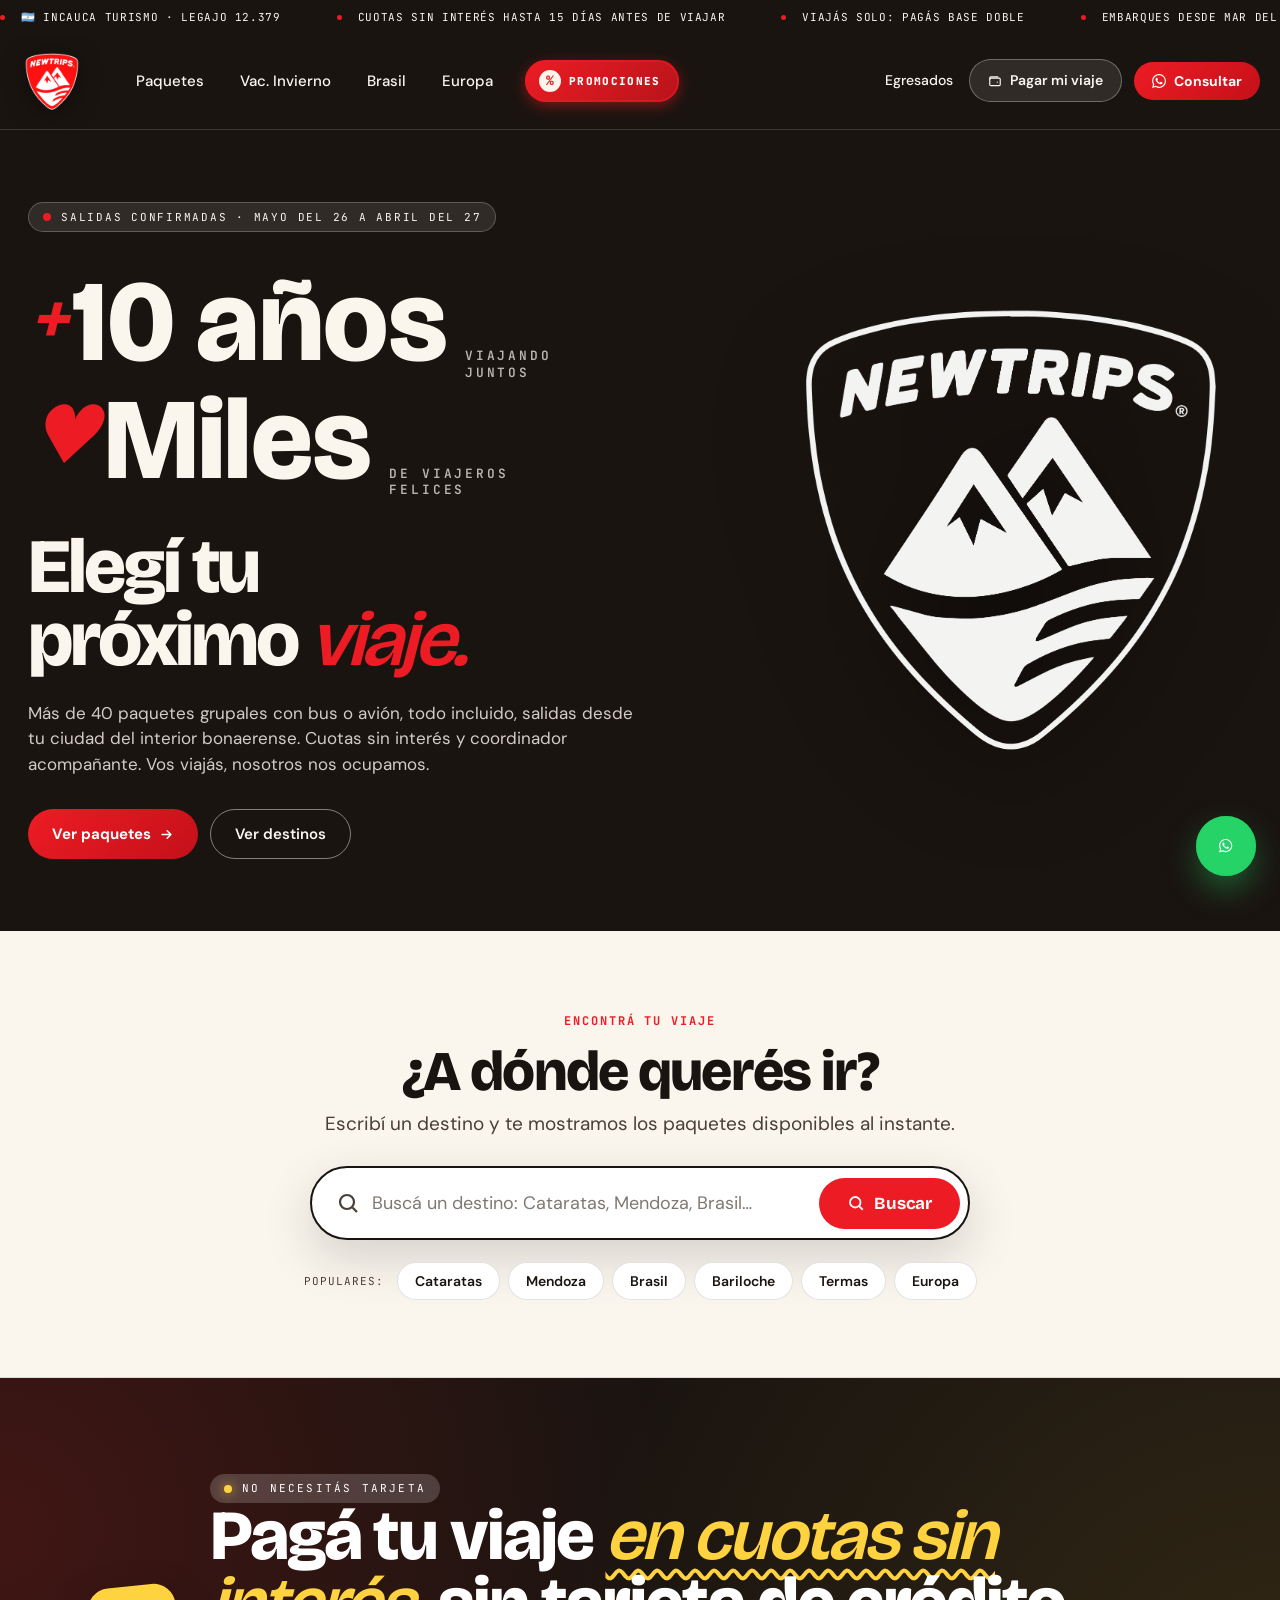
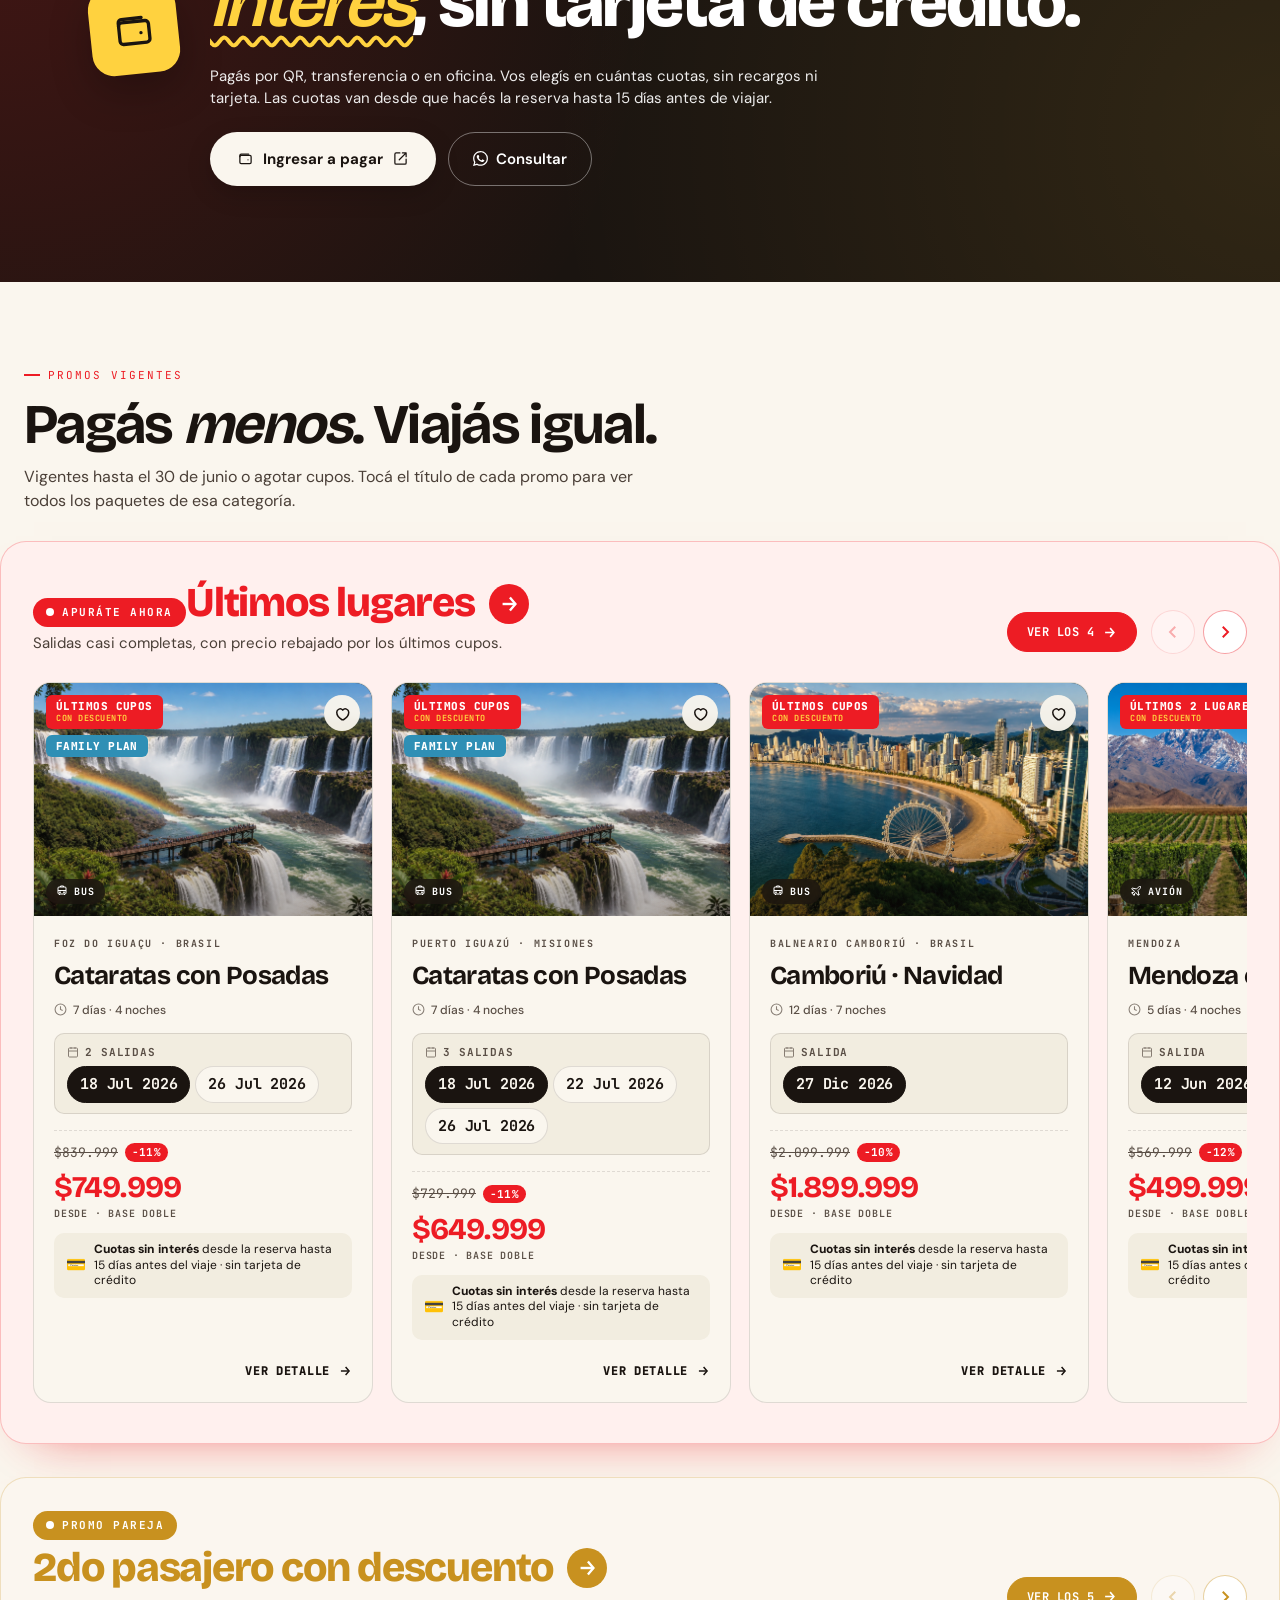
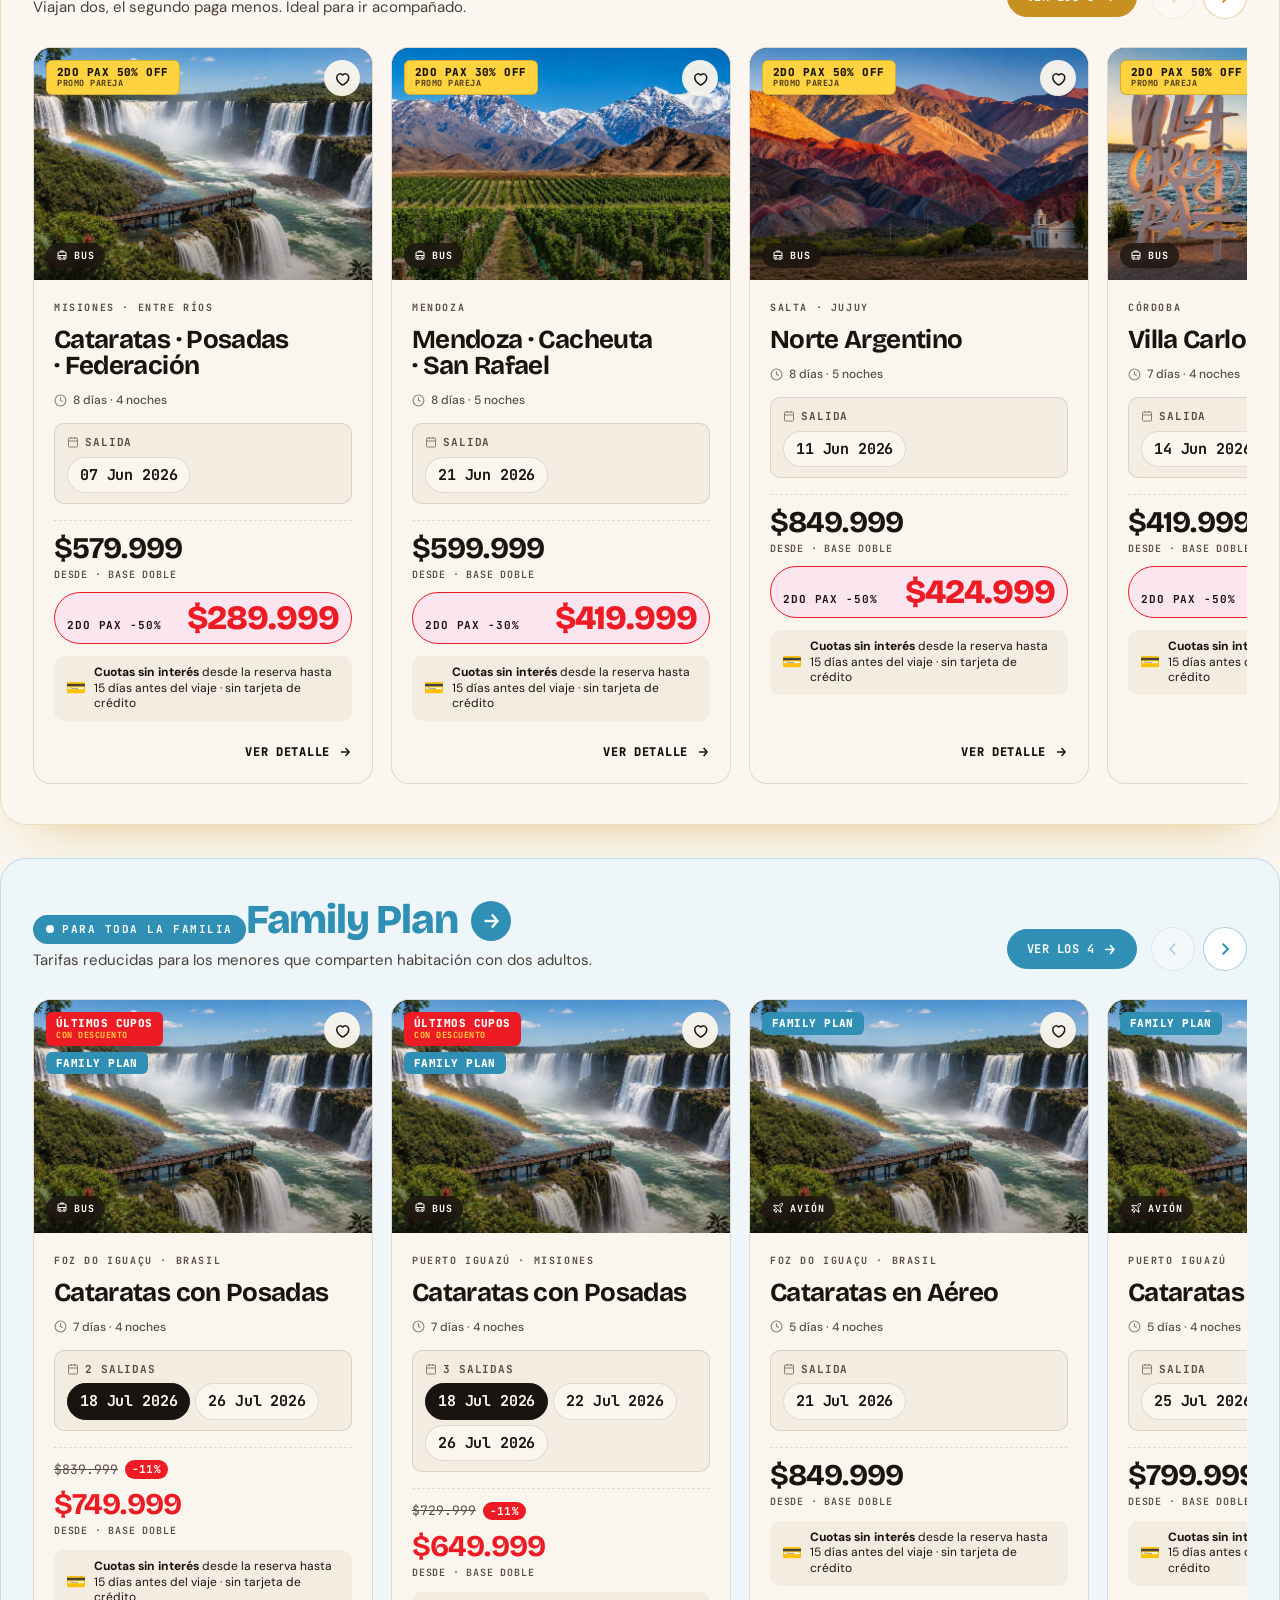
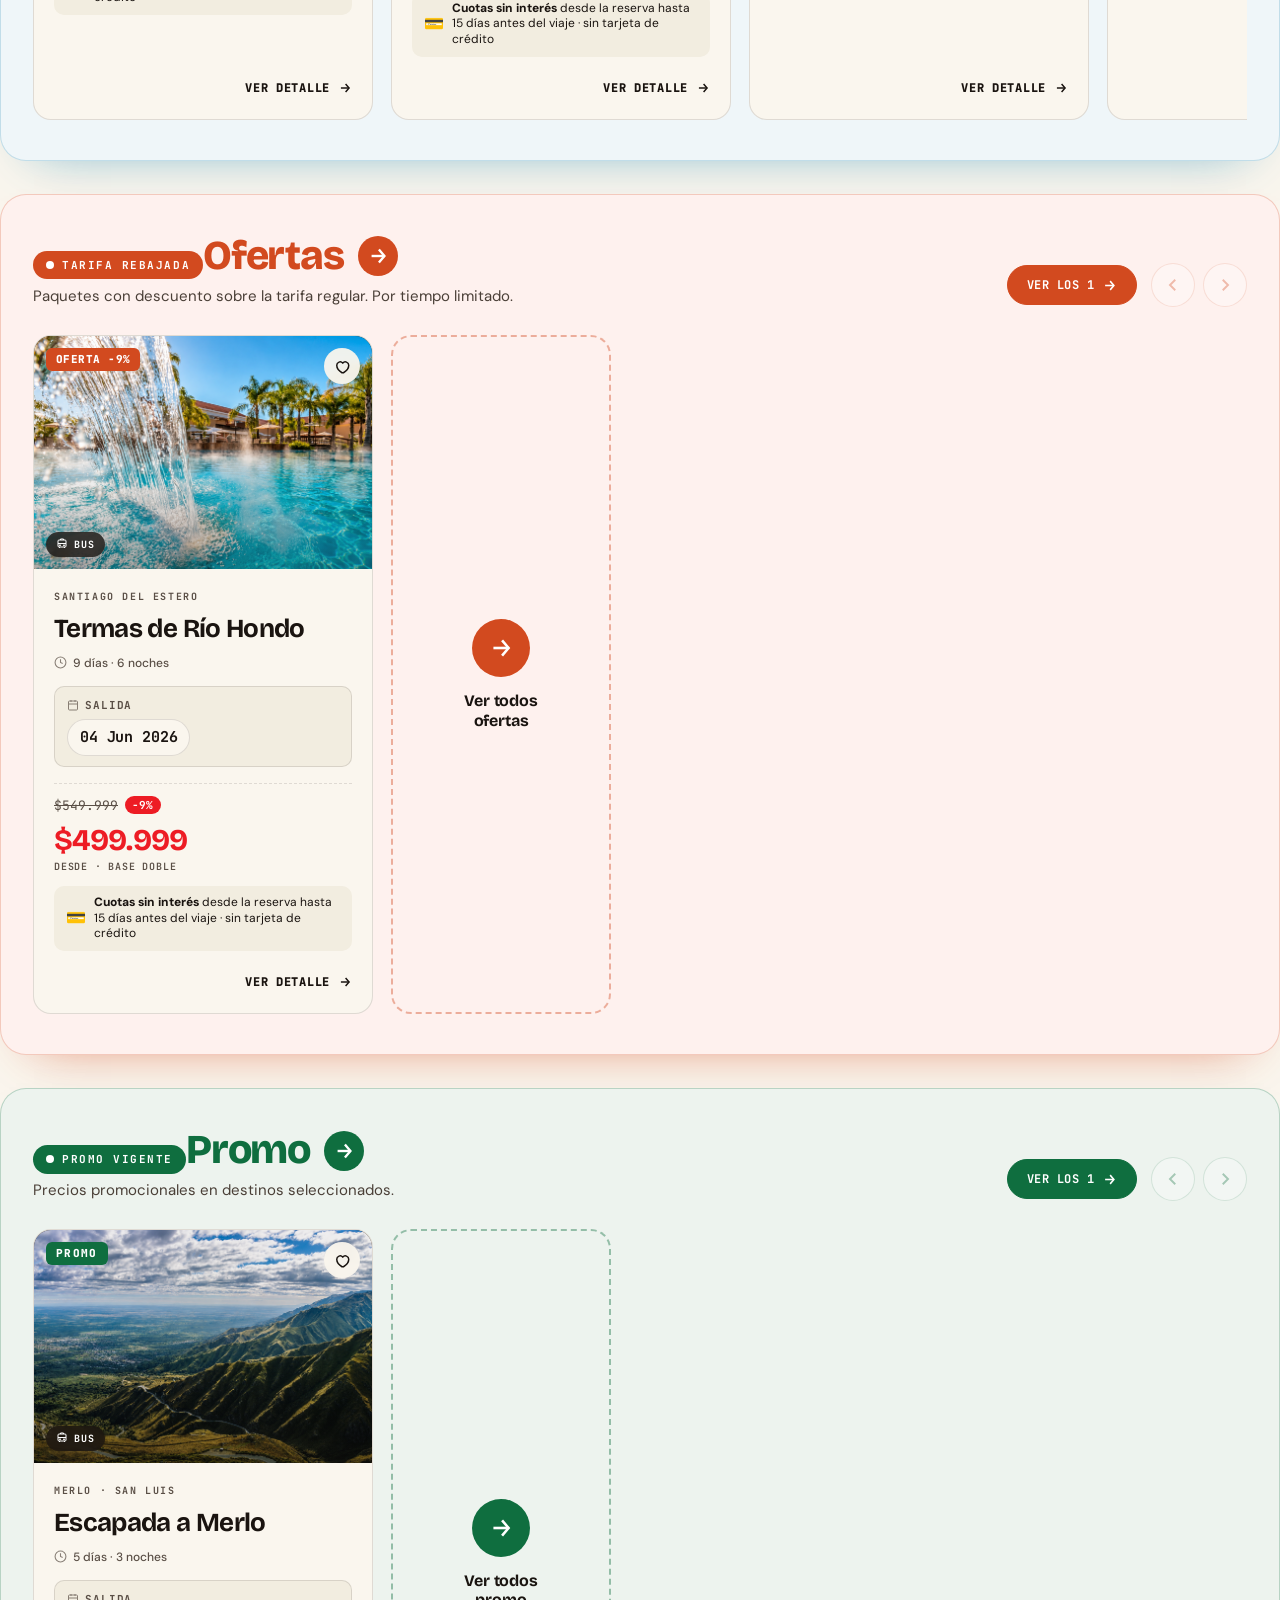
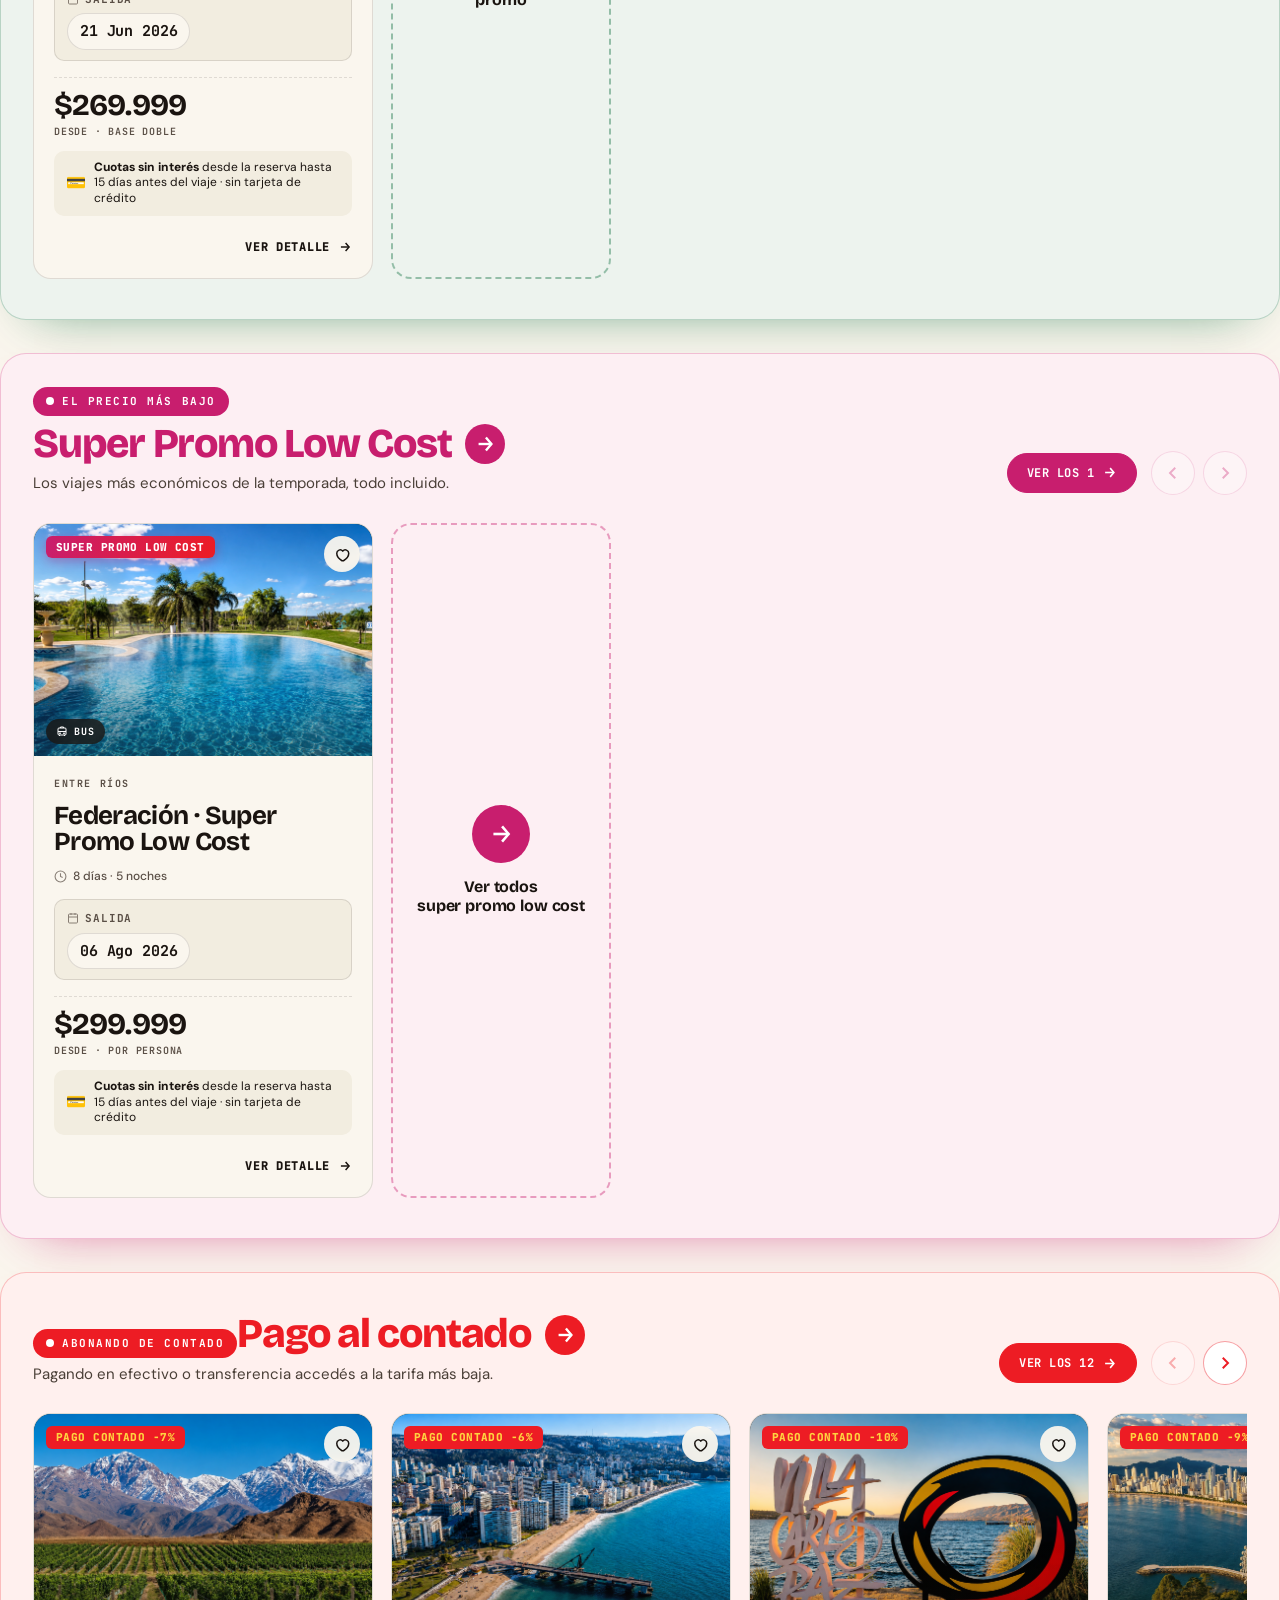
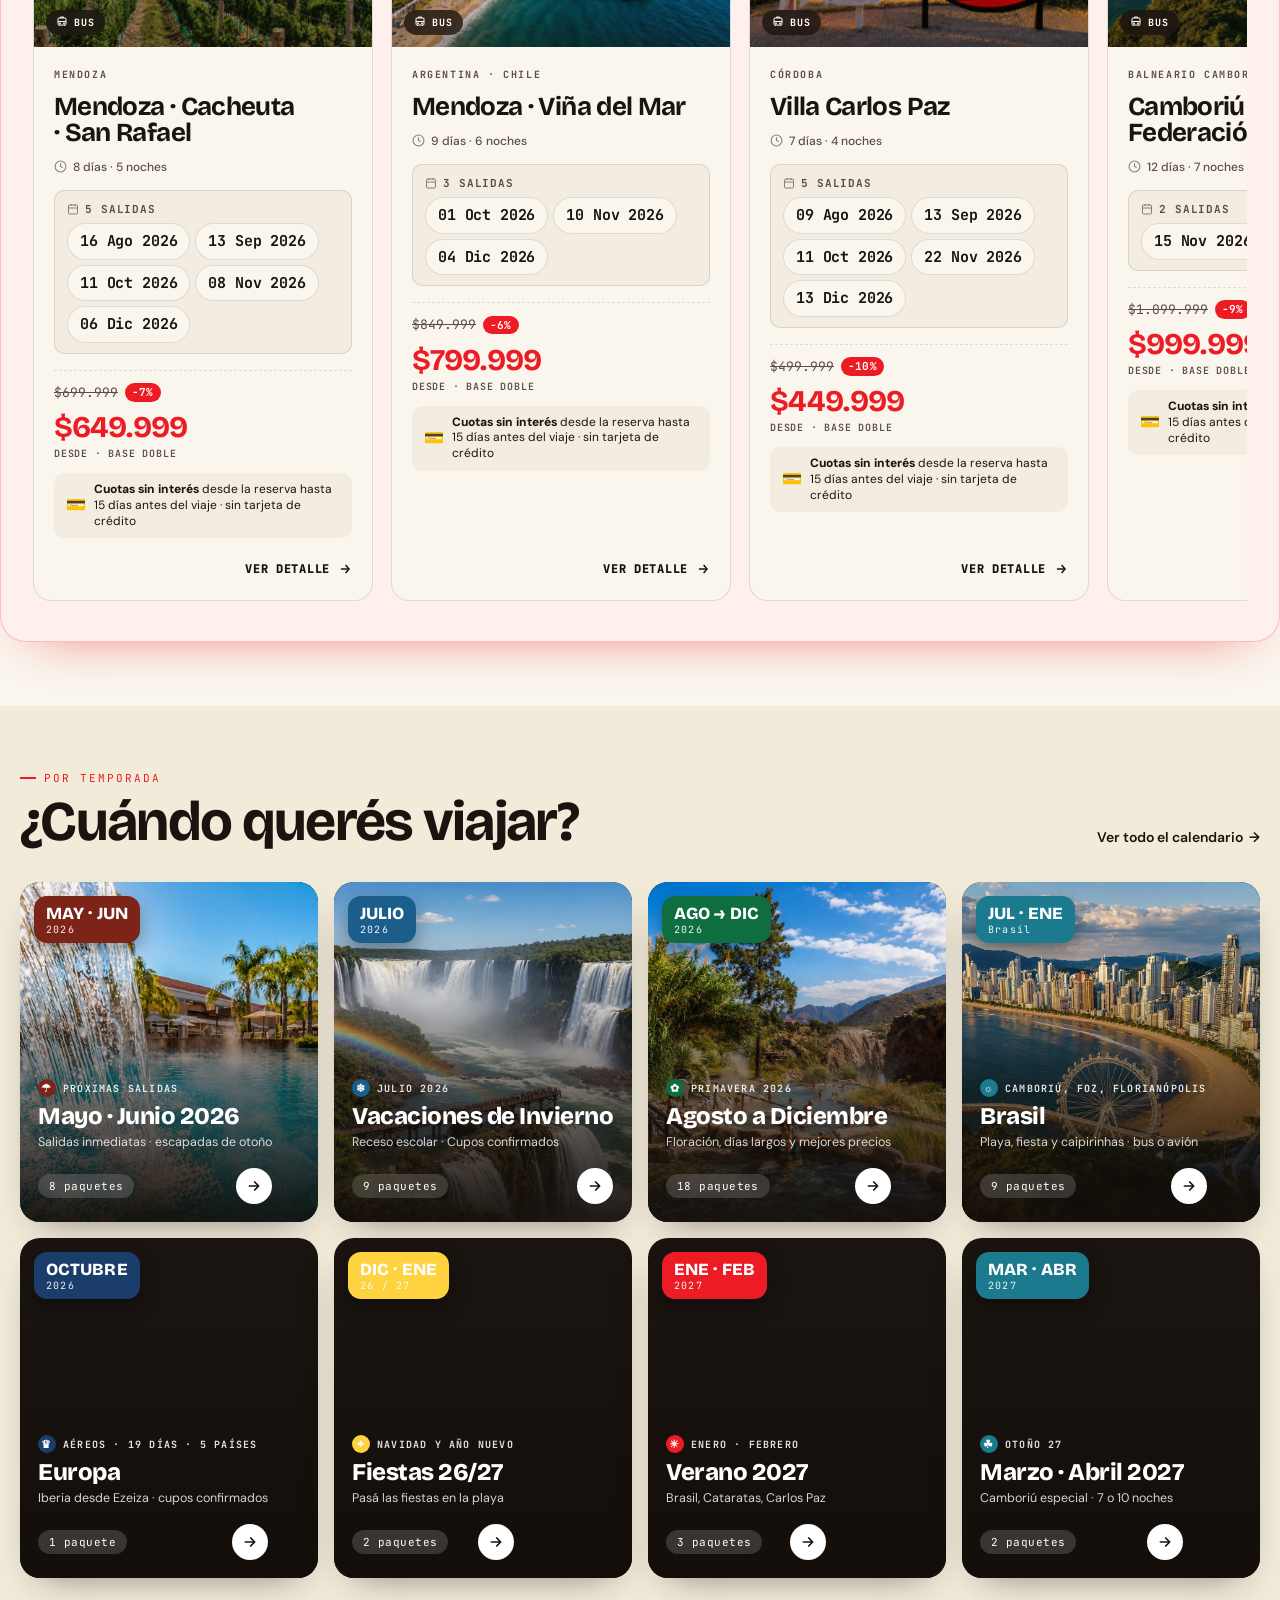
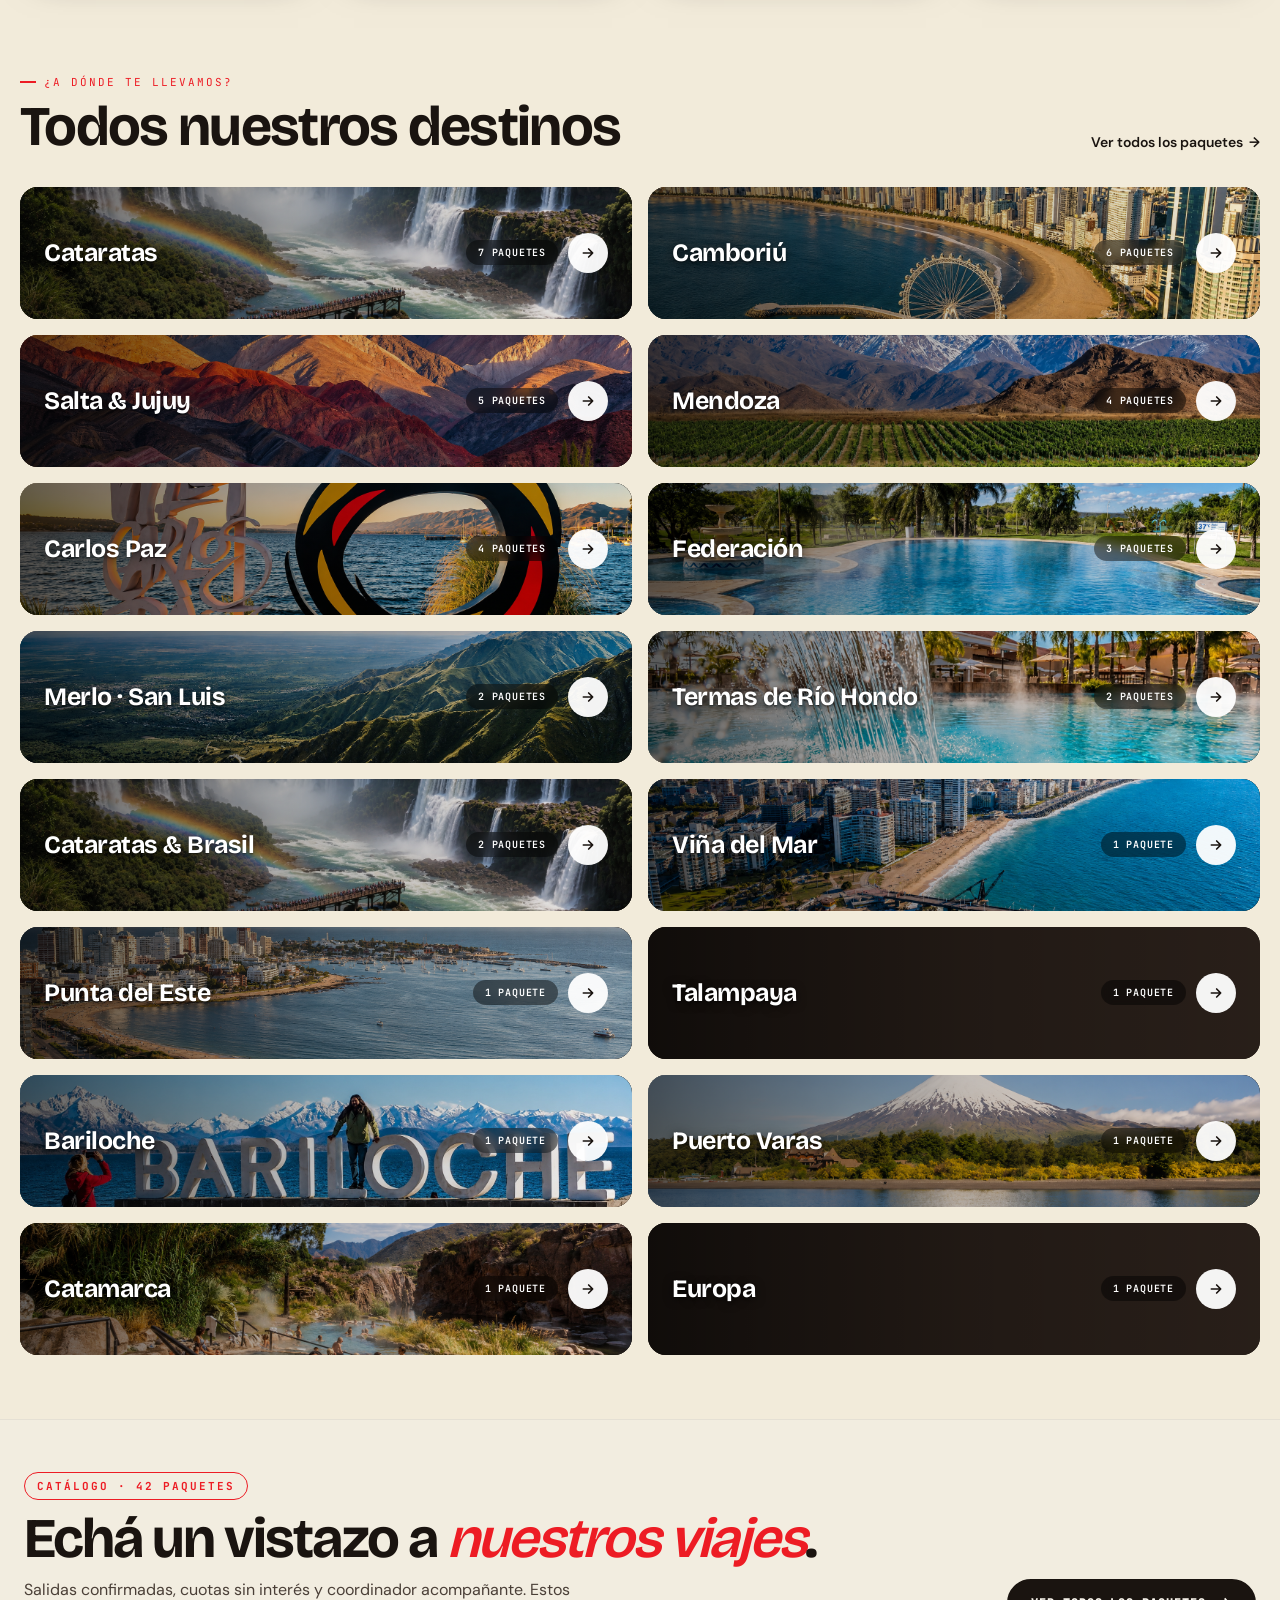
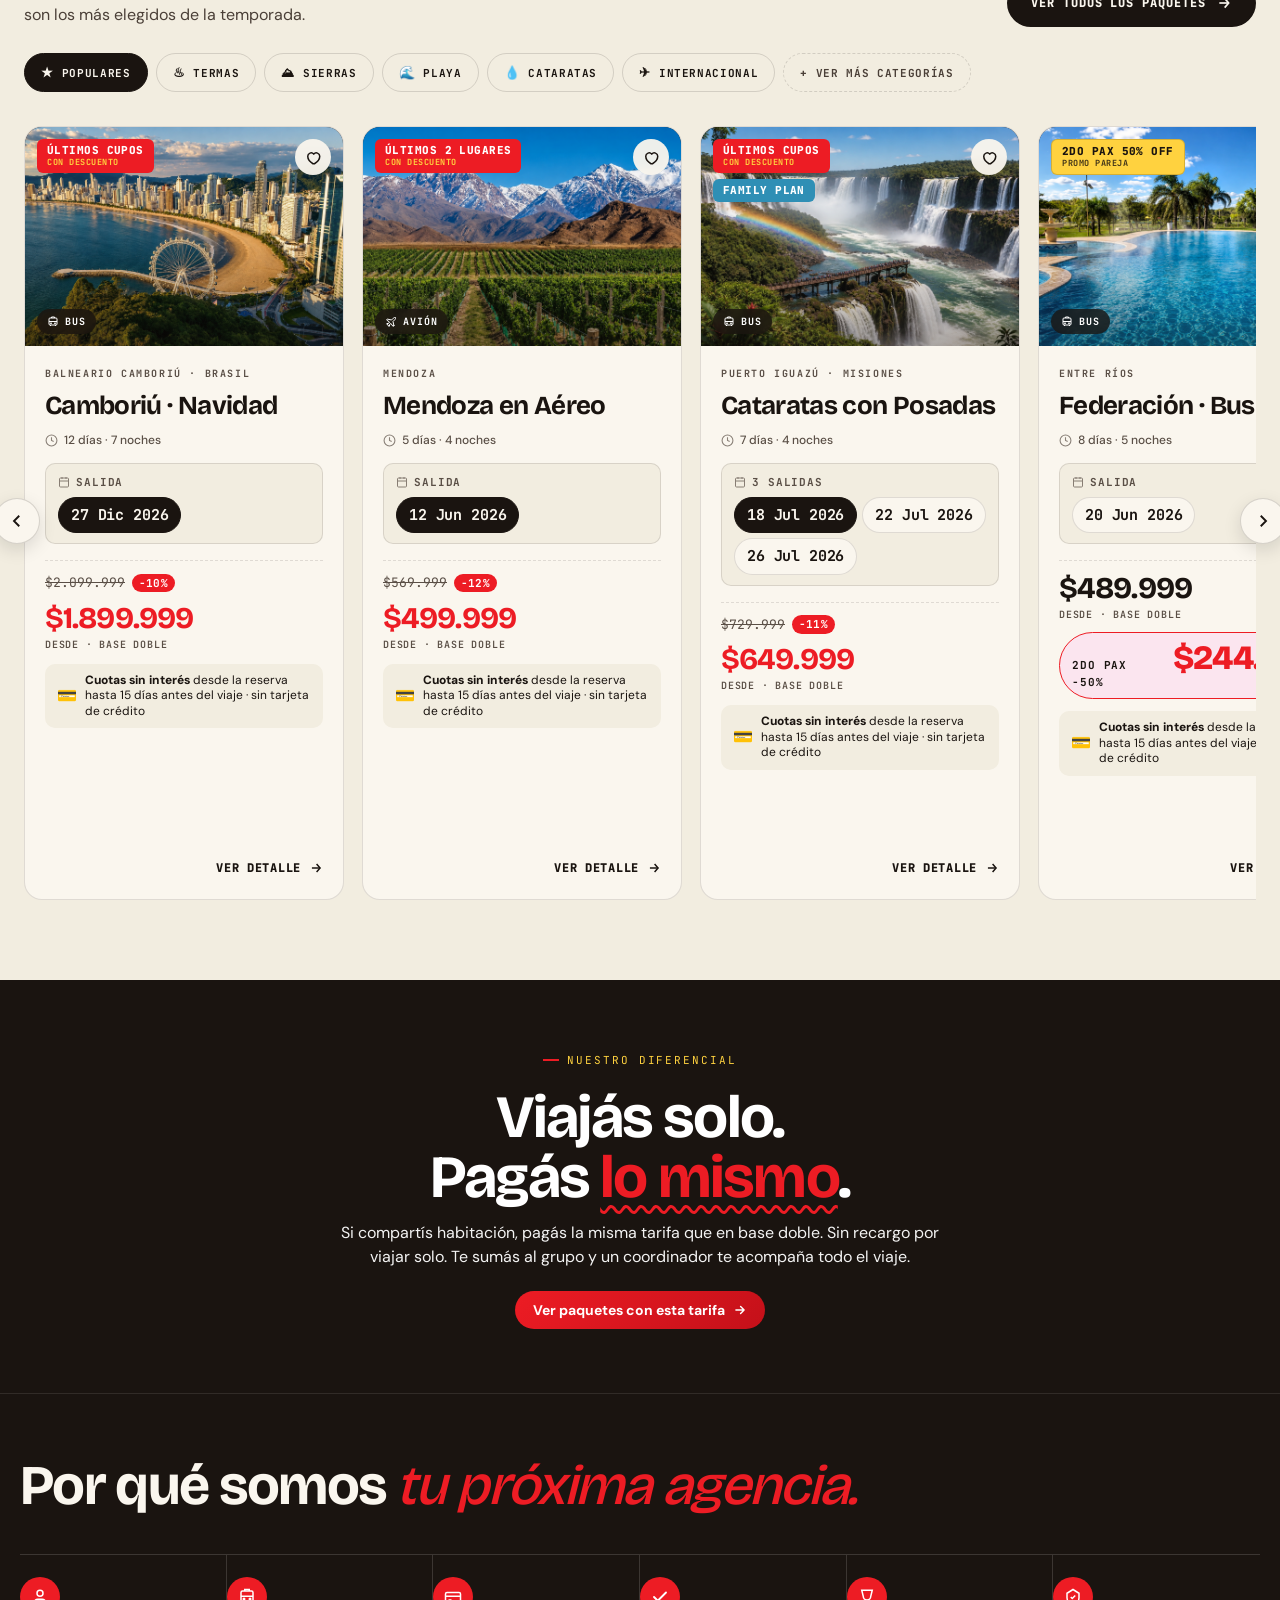
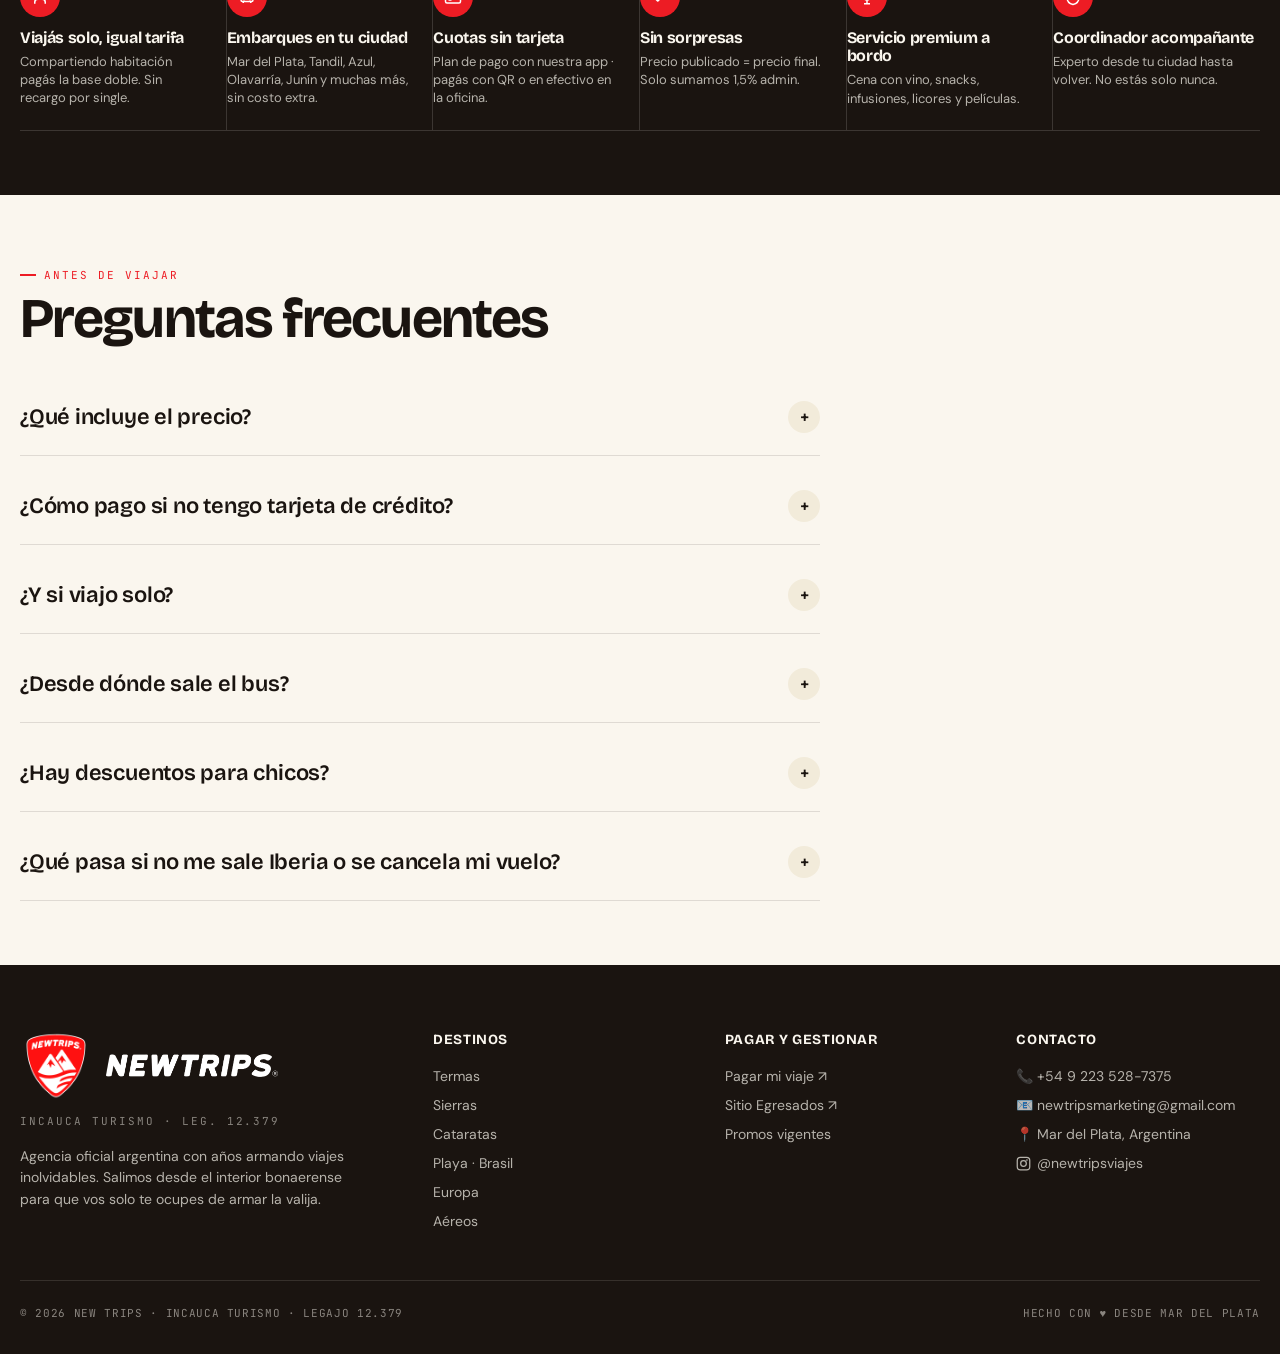
<file: index.html>
<!doctype html>
<html lang="es">
<head>
<meta charset="utf-8"/>
<meta name="viewport" content="width=device-width, initial-scale=1"/>
<title>New Trips · Armá las valijas ya</title>
<meta name="description" content="New Trips Viajes — Paquetes de viaje grupales en bus y avión por Argentina, Brasil, Chile, Uruguay y Europa. Cuotas sin interés, coordinador y promociones todo el año."/>
<link rel="icon" type="image/png" href="assets/logo.png"/>
<link rel="preconnect" href="https://fonts.googleapis.com"/>
<link rel="preconnect" href="https://fonts.gstatic.com" crossorigin/>
<link href="https://fonts.googleapis.com/css2?family=Bricolage+Grotesque:opsz,wght@12..96,400;12..96,500;12..96,600;12..96,700;12..96,800&family=DM+Sans:opsz,wght@9..40,400;9..40,500;9..40,600;9..40,700&family=Familjen+Grotesk:wght@400;500;600;700&family=Fraunces:opsz,wght@9..144,400;9..144,500;9..144,600;9..144,700&family=JetBrains+Mono:wght@400;500;600&display=swap" rel="stylesheet"/>
<link rel="stylesheet" href="src/styles.css"/>
<link rel="stylesheet" href="src/responsive.css"/>
<link rel="stylesheet" href="src/listado.css"/>
<!-- Preload destination photos so they appear together with their cards -->
<link rel="preload" as="image" href="assets/photos/bariloche.png"/>
<link rel="preload" as="image" href="assets/photos/camboriu.png"/>
<link rel="preload" as="image" href="assets/photos/carlospaz.png"/>
<link rel="preload" as="image" href="assets/photos/catamarca.png"/>
<link rel="preload" as="image" href="assets/photos/cataratas.png"/>
<link rel="preload" as="image" href="assets/photos/europa.png"/>
<link rel="preload" as="image" href="assets/photos/federacion.png"/>
<link rel="preload" as="image" href="assets/photos/mendoza.png"/>
<link rel="preload" as="image" href="assets/photos/merlo.png"/>
<link rel="preload" as="image" href="assets/photos/puerto-varas.png"/>
<link rel="preload" as="image" href="assets/photos/punta-este.png"/>
<link rel="preload" as="image" href="assets/photos/termas.png"/>
<link rel="preload" as="image" href="assets/photos/vina.png"/>
</head>
<body>
<div id="root"></div>

<script src="vendor/react.production.min.js"></script>
<script src="vendor/react-dom.production.min.js"></script>

<script src="src/data.js"></script>
<script src="src/components.js"></script>
<script src="src/screens.js"></script>
<script src="src/listado.js"></script>
<script src="src/app.js"></script>
</body>
</html>
</file>
<file: src/styles.css>
/* New Trips — Tienda Web */
:root {
  --nt-red: #ED1C24;
  --nt-red-dark: #B8131A;
  --nt-cream: #FAF6EE;
  --nt-cream-warm: #F2EBDA;
  --nt-ink: #1A1410;
  --nt-ink-soft: #4A3F37;
  --nt-yellow: #FFD23F;
  --nt-line: rgba(26, 20, 16, 0.12);
  --nt-shadow-sm: 0 2px 8px rgba(26, 20, 16, 0.06);
  --nt-shadow-md: 0 12px 28px rgba(26, 20, 16, 0.10);
  --nt-shadow-lg: 0 24px 60px rgba(26, 20, 16, 0.18);
  --nt-radius: 18px;
  --nt-radius-sm: 12px;
  --font-display: 'Bricolage Grotesque', system-ui, sans-serif;
  --font-body: 'DM Sans', system-ui, sans-serif;
  --font-mono: 'JetBrains Mono', ui-monospace, monospace;
}

* { box-sizing: border-box; }
html, body {
  margin: 0; padding: 0;
  background: var(--nt-cream);
  color: var(--nt-ink);
  font-family: var(--font-body);
  font-size: 16px;
  line-height: 1.5;
  -webkit-font-smoothing: antialiased;
  -moz-osx-font-smoothing: grayscale;
  overflow-x: hidden;
}
img { max-width: 100%; display: block; }
button { font-family: inherit; cursor: pointer; border: none; background: none; padding: 0; color: inherit; }
a { color: inherit; text-decoration: none; }

.display { font-family: var(--font-display); font-weight: 700; letter-spacing: -0.02em; line-height: 1.02; }
.mono { font-family: var(--font-mono); letter-spacing: -0.01em; }

/* === Top bar === */
.nt-topstrip {
  background: var(--nt-ink);
  color: var(--nt-cream);
  margin-bottom: -1px;
  position: relative;
  z-index: 51;
  font-family: var(--font-mono);
  font-size: 11px;
  letter-spacing: 0.06em;
  text-transform: uppercase;
  padding: 8px 0;
  overflow: hidden;
  white-space: nowrap;
}
.nt-topstrip-track {
  display: inline-flex;
  gap: 56px;
  animation: nt-marquee 40s linear infinite;
  will-change: transform;
}
.nt-topstrip-item { display: inline-flex; align-items: center; gap: 16px; }
.nt-topstrip-dot { width: 5px; height: 5px; background: var(--nt-red); border-radius: 50%; }
@keyframes nt-marquee {
  from { transform: translateX(0); }
  to { transform: translateX(-50%); }
}

/* === Header === */
.nt-header {
  background: var(--nt-cream);
  border-top: none;
  border-bottom: 1px solid var(--nt-line);
  position: sticky; top: 0; z-index: 50;
  backdrop-filter: saturate(140%) blur(10px);
  background: rgba(250, 246, 238, 0.92);
}
.nt-header-inner {
  max-width: 1280px; margin: 0 auto;
  padding: 16px 20px;
  display: flex; align-items: center; gap: 24px;
  position: relative;
}
.nt-logo { display: flex; align-items: center; gap: 12px; }
.nt-logo img { width: 56px; height: 56px; object-fit: contain; }
.nt-logo-text {
  font-family: var(--font-display); font-weight: 800;
  font-size: 22px; letter-spacing: -0.03em; line-height: 1;
}
.nt-logo-text small {
  display: block; font-size: 9px; font-family: var(--font-mono);
  font-weight: 500; letter-spacing: 0.18em; text-transform: uppercase;
  color: var(--nt-ink-soft); margin-top: 2px;
}
.nt-nav { display: none; gap: 28px; font-weight: 500; font-size: 15px; }
.nt-nav a {
  position: relative; padding: 8px 4px;
  cursor: pointer;
}
.nt-nav a::after {
  content: ''; position: absolute; left: 4px; right: 4px; bottom: 2px; height: 2px;
  background: var(--nt-red); transform: scaleX(0); transform-origin: left;
  transition: transform 0.25s ease;
}
.nt-nav a:hover::after { transform: scaleX(1); }
@media (min-width: 900px) {
  .nt-nav {
    display: flex;
    align-items: center;
    margin-left: 24px;
  }
}
.nt-header-cta { margin-left: auto; display: flex; align-items: center; gap: 12px; }
.nt-search-btn {
  display: inline-flex; align-items: center; gap: 8px;
  padding: 8px 14px; border-radius: 999px;
  background: var(--nt-cream-warm); font-size: 14px; font-weight: 500;
}
.nt-search-btn:hover { background: #e8dfc9; }
.nt-cta {
  display: inline-flex; align-items: center; gap: 8px;
  padding: 10px 18px; border-radius: 999px;
  background: var(--nt-red); color: #fff; font-weight: 600; font-size: 14px;
  transition: transform 0.15s ease, box-shadow 0.15s ease;
}
.nt-cta:hover { transform: translateY(-1px); box-shadow: 0 6px 18px rgba(237, 28, 36, 0.3); }
.nt-cta:active { transform: translateY(0); }
.nt-cta--ghost { background: transparent; color: var(--nt-ink); border: 1.5px solid var(--nt-ink); }
.nt-cta--ghost:hover { background: var(--nt-ink); color: var(--nt-cream); box-shadow: none; }
.nt-burger { display: flex; flex-direction: column; gap: 4px; padding: 8px; }
.nt-burger span { width: 22px; height: 2px; background: var(--nt-ink); border-radius: 2px; }
@media (min-width: 900px) {
  .nt-burger { display: none; }
}
@media (max-width: 600px) {
  .nt-cta--text-hide { display: none; }
}

/* === Hero === */
.nt-hero {
  position: relative;
  padding: 48px 20px 80px;
  overflow: hidden;
}
.nt-hero-inner { max-width: 1280px; margin: 0 auto; position: relative; }
.nt-hero-tag {
  display: inline-flex; align-items: center; gap: 10px;
  padding: 6px 14px; border-radius: 999px;
  background: var(--nt-cream-warm);
  font-family: var(--font-mono); font-size: 11px;
  letter-spacing: 0.16em; text-transform: uppercase;
  margin-bottom: 24px;
}
.nt-hero-tag .pulse {
  width: 8px; height: 8px; background: var(--nt-red); border-radius: 50%;
  animation: nt-pulse 1.6s ease-out infinite;
}
@keyframes nt-pulse {
  0% { box-shadow: 0 0 0 0 rgba(237, 28, 36, 0.5); }
  70% { box-shadow: 0 0 0 12px rgba(237, 28, 36, 0); }
  100% { box-shadow: 0 0 0 0 rgba(237, 28, 36, 0); }
}
.nt-hero h1 {
  font-family: var(--font-display); font-weight: 800;
  font-size: clamp(48px, 9vw, 120px);
  line-height: 0.95; letter-spacing: -0.04em;
  margin: 0 0 28px;
  text-wrap: pretty;
}
.nt-hero h1 .accent { color: var(--nt-red); font-style: italic; font-weight: 600; }
.nt-hero-lede {
  max-width: 540px; font-size: clamp(16px, 1.6vw, 19px);
  color: var(--nt-ink-soft); margin-bottom: 36px;
}
.nt-hero-actions { display: flex; flex-wrap: wrap; gap: 12px; margin-bottom: 48px; }
.nt-hero-actions .nt-cta { padding: 14px 24px; font-size: 15px; }
.nt-hero-collage {
  position: relative; height: clamp(280px, 38vw, 480px);
  margin-top: 16px;
}
.nt-collage-item {
  position: absolute; border-radius: var(--nt-radius);
  overflow: hidden; box-shadow: var(--nt-shadow-md);
  transition: transform 0.4s cubic-bezier(.2,.8,.2,1);
}
.nt-collage-item:hover { transform: scale(1.02) rotate(0deg) !important; }
.nt-collage-item .ph { width: 100%; height: 100%; }

.nt-floater { animation: nt-float 6s ease-in-out infinite; }
.nt-floater--2 { animation-duration: 7.2s; animation-delay: -1.4s; }
.nt-floater--3 { animation-duration: 8.4s; animation-delay: -2.8s; }
.nt-floater--4 { animation-duration: 5.6s; animation-delay: -0.7s; }
@keyframes nt-float {
  0%, 100% { transform: translateY(0) rotate(var(--rot, 0deg)); }
  50% { transform: translateY(-14px) rotate(var(--rot, 0deg)); }
}

/* sello giratorio */
.nt-stamp {
  width: 130px; height: 130px;
  position: absolute; pointer-events: none;
  display: grid; place-items: center;
  z-index: 5;
  filter: drop-shadow(0 8px 14px rgba(26,20,16,0.18));
}
.nt-stamp svg.ring { animation: nt-spin 22s linear infinite; }
.nt-stamp .badge {
  position: absolute; inset: 25%;
  background: var(--nt-red); color: #fff;
  border-radius: 50%; display: grid; place-items: center;
  font-family: var(--font-display); font-weight: 800;
  text-align: center; font-size: 14px; line-height: 1;
  padding: 10px;
}
@keyframes nt-spin { to { transform: rotate(360deg); } }

/* === Photo placeholders (striped, with mono explainer) === */
.ph {
  background-color: var(--ph-color, #6c5b4a);
  background-image:
    repeating-linear-gradient(
      135deg,
      rgba(255,255,255,0.07) 0 8px,
      transparent 8px 16px
    );
  position: relative;
  display: flex; align-items: flex-end; justify-content: flex-start;
  color: rgba(255,255,255,0.85);
  font-family: var(--font-mono); font-size: 10px; letter-spacing: 0.1em;
  text-transform: uppercase; padding: 12px;
}
.ph::before {
  content: attr(data-label); display: block;
}
/* When showing a real photo, hide the striped pattern + label so we don't see
   them flash behind the image while it loads. */
.ph--photo {
  background-image: none;
  background-color: #2a201a;
  color: transparent;
  padding: 0;
}
.ph--photo::before { content: none; }
.ph--torre-eiffel { --ph-color: #1B3D6B; }
.ph--cataratas { --ph-color: #0F6E3F; }
.ph--cataratas-brasil { --ph-color: #1B7A4E; }
.ph--termas { --ph-color: #B8451F; }
.ph--mendoza { --ph-color: #7C2418; }
.ph--vina { --ph-color: #1B5E8C; }
.ph--salta { --ph-color: #B8451F; }
.ph--carlospaz { --ph-color: #446B2E; }
.ph--camboriu { --ph-color: #1B7A8E; }
.ph--marrakech { --ph-color: #8C5A1B; }
.ph--bariloche { --ph-color: #2C5876; }
.ph--lasgrutas { --ph-color: #1F8FA8; }
.ph--paris-roma { --ph-color: #2A2D72; }
.ph--londres { --ph-color: #3A2D5F; }
.ph--florianopolis { --ph-color: #1F8FA8; }
.ph--rio { --ph-color: #1B7A8E; }
.ph--federacion { --ph-color: #B8451F; }

/* === Temporadas grid (home) === */
.nt-temporadas-grid {
  display: grid;
  grid-template-columns: repeat(auto-fill, minmax(260px, 1fr));
  gap: 16px;
}
.nt-temporada-card {
  text-align: left;
  background: var(--tp-bg, var(--nt-cream-warm));
  border: 1.5px solid var(--nt-line);
  border-radius: var(--nt-radius);
  padding: 22px 22px 18px;
  display: flex; flex-direction: column; gap: 12px;
  position: relative; overflow: hidden;
  transition: transform 0.25s cubic-bezier(.2,.8,.2,1), box-shadow 0.25s ease, border-color 0.2s ease;
  min-height: 220px;
  cursor: pointer;
}
.nt-temporada-card:hover {
  transform: translateY(-4px);
  box-shadow: var(--nt-shadow-md);
  border-color: var(--tp-color, var(--nt-ink));
}
.nt-temporada-card::before {
  content: ''; position: absolute; top: 0; left: 0; right: 0;
  height: 4px; background: var(--tp-color, var(--nt-ink));
  opacity: 0.85;
}
.nt-temporada-icon {
  width: 44px; height: 44px; border-radius: 50%;
  background: var(--tp-color, var(--nt-ink));
  color: #fff; display: grid; place-items: center;
  font-size: 22px; line-height: 1;
  box-shadow: 0 4px 12px rgba(26,20,16,0.18);
}
.nt-temporada-eyebrow {
  font-family: var(--font-mono); font-size: 10px;
  letter-spacing: 0.18em; text-transform: uppercase;
  color: var(--tp-color, var(--nt-ink-soft));
  font-weight: 600;
  display: block; margin-bottom: 4px;
}
.nt-temporada-card h3 {
  font-family: var(--font-display); font-weight: 700;
  font-size: 24px; margin: 0 0 6px;
  letter-spacing: -0.02em; line-height: 1.05;
  color: var(--nt-ink);
}
.nt-temporada-card p {
  margin: 0; font-size: 13px; color: var(--nt-ink-soft);
  line-height: 1.4;
}
.nt-temporada-body { flex: 1; }
.nt-temporada-foot {
  display: flex; align-items: center; justify-content: space-between;
  padding-top: 12px;
  border-top: 1px dashed rgba(26,20,16,0.18);
}
.nt-temporada-count {
  font-family: var(--font-mono); font-size: 11px;
  letter-spacing: 0.08em; text-transform: uppercase;
  color: var(--nt-ink-soft);
}
.nt-temporada-arrow {
  width: 32px; height: 32px; border-radius: 50%;
  background: var(--tp-color, var(--nt-ink));
  color: #fff; display: grid; place-items: center;
  transition: transform 0.2s ease;
}
.nt-temporada-card:hover .nt-temporada-arrow { transform: rotate(-30deg); }

/* === Promociones band === */
.nt-promos-band {
  background: var(--nt-ink); color: var(--nt-cream);
  padding: 80px 20px;
  position: relative; overflow: hidden;
}
.nt-promos-band::before {
  content: ''; position: absolute;
  top: -80px; right: -80px;
  width: 360px; height: 360px;
  background: radial-gradient(circle, rgba(255,210,63,0.12), transparent 70%);
  pointer-events: none;
}
.nt-promos-inner { max-width: 1280px; margin: 0 auto; position: relative; }
.nt-promos-head {
  display: grid; grid-template-columns: 1fr; gap: 24px;
  margin-bottom: 48px; align-items: end;
}
@media (min-width: 900px) {
  .nt-promos-head { grid-template-columns: 1.2fr 1fr; gap: 64px; }
}
.nt-promos-head h2 {
  font-family: var(--font-display); font-weight: 700;
  font-size: clamp(36px, 5.5vw, 76px);
  letter-spacing: -0.03em; line-height: 0.95;
  margin: 4px 0 0;
}
.nt-promos-lede {
  font-size: 15px; color: rgba(250,246,238,0.78);
  max-width: 480px; line-height: 1.55;
  border-left: 2px solid var(--nt-yellow);
  padding-left: 16px;
}
.nt-promos-cards {
  display: grid;
  grid-template-columns: repeat(auto-fit, minmax(240px, 1fr));
  gap: 18px;
  margin-bottom: 56px;
}
.nt-promo-card {
  background: rgba(250,246,238,0.04);
  border: 1px solid rgba(250,246,238,0.15);
  border-radius: var(--nt-radius);
  padding: 24px;
  position: relative;
  transition: transform 0.25s ease, border-color 0.2s ease, background 0.2s ease;
}
.nt-promo-card:hover {
  transform: translateY(-4px);
  border-color: var(--nt-yellow);
  background: rgba(255,210,63,0.05);
}
.nt-promo-discount {
  display: inline-block;
  padding: 6px 12px; border-radius: 6px;
  font-family: var(--font-mono); font-size: 11px;
  font-weight: 700; letter-spacing: 0.08em;
  text-transform: uppercase;
  color: #fff;
  margin-bottom: 16px;
  transform: rotate(-2deg);
  box-shadow: 0 4px 10px rgba(0,0,0,0.3);
}
.nt-promo-card h3 {
  font-family: var(--font-display); font-weight: 700;
  font-size: 24px; margin: 0 0 8px; letter-spacing: -0.02em;
  color: var(--nt-cream); line-height: 1.05;
}
.nt-promo-card p {
  font-size: 14px; color: rgba(250,246,238,0.7);
  margin: 0 0 18px; line-height: 1.5;
}
.nt-promo-link {
  display: inline-flex; align-items: center; gap: 6px;
  color: var(--nt-yellow);
  font-weight: 600; font-size: 13px;
  font-family: var(--font-mono); letter-spacing: 0.04em;
  text-transform: uppercase;
}
.nt-promo-link svg { width: 14px; height: 14px; transition: transform 0.2s ease; }
.nt-promo-link:hover svg { transform: translateX(4px); }

.nt-promos-pkg-row {
  border-top: 1px dashed rgba(250,246,238,0.2);
  padding-top: 36px;
}
.nt-promos-pkg-head { margin-bottom: 24px; }
.nt-promos-pkg-grid {
  display: grid;
  grid-template-columns: repeat(auto-fit, minmax(220px, 1fr));
  gap: 16px;
}
.nt-promo-pkg {
  background: var(--nt-cream); color: var(--nt-ink);
  border-radius: var(--nt-radius-sm);
  overflow: hidden; cursor: pointer;
  transition: transform 0.25s ease;
}
.nt-promo-pkg:hover { transform: translateY(-4px); }
.nt-promo-pkg-media {
  position: relative; aspect-ratio: 4/3; overflow: hidden;
}
.nt-promo-pkg-media .ph { position: absolute; inset: 0; }
.nt-promo-pkg-tag {
  position: absolute; top: 10px; right: 10px;
  background: var(--nt-yellow); color: var(--nt-ink);
  padding: 5px 10px; border-radius: 6px;
  font-family: var(--font-mono); font-size: 11px;
  font-weight: 700; letter-spacing: 0.06em;
  transform: rotate(2deg);
  box-shadow: 0 3px 8px rgba(0,0,0,0.2);
}
.nt-promo-pkg-body { padding: 14px 16px 16px; }
.nt-promo-pkg-where {
  font-family: var(--font-mono); font-size: 10px;
  color: var(--nt-ink-soft); letter-spacing: 0.08em;
  text-transform: uppercase;
}
.nt-promo-pkg h4 {
  font-family: var(--font-display); font-weight: 700;
  font-size: 18px; margin: 4px 0 10px;
  letter-spacing: -0.02em; line-height: 1.05;
}
.nt-promo-pkg-price {
  display: flex; align-items: baseline; gap: 8px;
  flex-wrap: wrap;
  padding-top: 8px; border-top: 1px dashed var(--nt-line);
}
.nt-promo-pkg-price .old {
  font-size: 12px; text-decoration: line-through;
  color: var(--nt-ink-soft);
}
.nt-promo-pkg-price .now {
  font-family: var(--font-display); font-weight: 700;
  font-size: 19px; color: var(--nt-red); letter-spacing: -0.01em;
}

/* === Temporada chips bar (listado) === */
.nt-temp-chips-wrap {
  background: var(--nt-cream-warm);
  border-bottom: 1px solid var(--nt-line);
  position: sticky; top: 137px; z-index: 35;
}
.nt-temp-chips {
  max-width: 1280px; margin: 0 auto;
  display: flex; gap: 8px; padding: 12px 20px;
  overflow-x: auto; scrollbar-width: none;
}
.nt-temp-chips::-webkit-scrollbar { display: none; }
.nt-temp-chip {
  display: inline-flex; align-items: center; gap: 8px;
  padding: 8px 14px; border-radius: 8px;
  background: var(--nt-cream);
  border: 1.5px solid var(--nt-line);
  font-family: var(--font-mono); font-size: 11px;
  font-weight: 600; letter-spacing: 0.06em;
  text-transform: uppercase; white-space: nowrap;
  transition: all 0.15s ease;
}
.nt-temp-chip:hover { border-color: var(--nt-ink); }
.nt-temp-chip.active { box-shadow: 0 4px 12px rgba(26,20,16,0.2); }
.nt-temp-chip .count {
  background: rgba(0,0,0,0.08); padding: 2px 6px;
  border-radius: 4px; font-size: 10px; font-weight: 700;
}
.nt-temp-chip.active .count { background: rgba(255,255,255,0.22); }

/* === Temporada banner === */
.nt-temp-banner {
  max-width: 1280px; margin: 24px auto 0;
  padding: 20px 24px;
  border-radius: var(--nt-radius);
  border-left: 5px solid;
  margin-left: 20px; margin-right: 20px;
}
@media (min-width: 1320px) {
  .nt-temp-banner { margin-left: auto; margin-right: auto; }
}
.nt-temp-banner-inner {
  display: flex; align-items: center; gap: 18px;
  flex-wrap: wrap;
}
.nt-temp-banner-icon {
  width: 56px; height: 56px; border-radius: 50%;
  display: grid; place-items: center;
  color: #fff; font-size: 26px;
  flex-shrink: 0;
}
.nt-temp-banner-eyebrow {
  font-family: var(--font-mono); font-size: 11px;
  letter-spacing: 0.18em; text-transform: uppercase;
  font-weight: 600;
}
.nt-temp-banner h2 {
  font-family: var(--font-display); font-weight: 700;
  font-size: clamp(24px, 3vw, 36px); margin: 4px 0 4px;
  letter-spacing: -0.02em; line-height: 1;
}
.nt-temp-banner p {
  margin: 0; font-size: 14px; color: var(--nt-ink-soft);
  max-width: 600px;
}
.nt-temp-banner-clear {
  margin-left: auto;
  display: inline-flex; align-items: center; gap: 6px;
  padding: 8px 14px; border-radius: 999px;
  background: rgba(0,0,0,0.06);
  font-size: 12px; font-weight: 600;
}
.nt-temp-banner-clear:hover { background: rgba(0,0,0,0.12); }
.nt-temp-banner-clear svg { width: 14px; height: 14px; }

/* mobile fixes */
body.view-mobile .nt-temporadas-grid { grid-template-columns: 1fr 1fr; }
body.view-mobile .nt-promos-cards { grid-template-columns: 1fr; }
body.view-mobile .nt-promos-pkg-grid { grid-template-columns: 1fr 1fr; }
body.view-mobile .nt-temp-banner-clear { margin-left: 0; }

/* === Categories pills === */
.nt-pills-wrap {
  background: var(--nt-cream);
  border-bottom: 1px solid var(--nt-line);
  position: sticky; top: 73px; z-index: 40;
  backdrop-filter: blur(8px);
  background: rgba(250, 246, 238, 0.96);
}
.nt-pills {
  max-width: 1280px; margin: 0 auto;
  display: flex; gap: 8px; padding: 14px 20px;
  overflow-x: auto; scrollbar-width: none;
}
.nt-pills::-webkit-scrollbar { display: none; }
.nt-pill {
  display: inline-flex; align-items: center; gap: 8px;
  padding: 10px 18px; border-radius: 999px;
  background: transparent; color: var(--nt-ink);
  font-weight: 500; font-size: 14px; white-space: nowrap;
  border: 1.5px solid var(--nt-line);
  transition: all 0.15s ease;
}
.nt-pill:hover { border-color: var(--nt-ink); }
.nt-pill.active {
  background: var(--nt-ink); color: var(--nt-cream); border-color: var(--nt-ink);
}
.nt-pill .count {
  font-family: var(--font-mono); font-size: 11px; opacity: 0.7;
}

/* === Section === */
.nt-section { max-width: 1280px; margin: 0 auto; padding: 64px 20px; }
.nt-section-head {
  display: flex; align-items: flex-end; justify-content: space-between;
  margin-bottom: 32px; gap: 24px; flex-wrap: wrap;
}
.nt-section-eyebrow {
  font-family: var(--font-mono); font-size: 11px;
  letter-spacing: 0.18em; text-transform: uppercase;
  color: var(--nt-red); margin-bottom: 8px; display: block;
}
.nt-section-title {
  font-family: var(--font-display); font-weight: 700;
  font-size: clamp(32px, 4.5vw, 56px); margin: 0;
  letter-spacing: -0.03em; line-height: 1;
}
.nt-section-link {
  display: inline-flex; align-items: center; gap: 6px;
  font-weight: 600; font-size: 14px;
}
.nt-section-link::after {
  content: '→'; transition: transform 0.2s ease;
}
.nt-section-link:hover::after { transform: translateX(4px); }

/* === Card === */
.nt-grid {
  display: grid;
  grid-template-columns: repeat(auto-fill, minmax(300px, 1fr));
  gap: 24px;
}
.nt-card {
  background: var(--nt-cream);
  border-radius: var(--nt-radius);
  overflow: hidden; cursor: pointer;
  border: 1px solid var(--nt-line);
  transition: transform 0.25s cubic-bezier(.2,.8,.2,1), box-shadow 0.25s ease;
  position: relative;
  display: flex; flex-direction: column;
}
.nt-card:hover {
  transform: translateY(-6px);
  box-shadow: var(--nt-shadow-md);
  border-color: rgba(26,20,16,0.25);
}
.nt-card-media {
  position: relative; aspect-ratio: 4/3;
  overflow: hidden;
}
.nt-card-media .ph {
  position: absolute; inset: 0;
  font-size: 11px;
}
.nt-card-media .nt-stickers {
  position: absolute; top: 12px; left: 12px; right: 12px;
  display: flex; flex-wrap: wrap; gap: 6px; justify-content: space-between;
}
.nt-stickers-row { display: flex; flex-wrap: wrap; gap: 6px; }
.nt-sticker {
  display: inline-flex; align-items: center; gap: 4px;
  padding: 5px 10px; border-radius: 999px;
  font-family: var(--font-mono); font-size: 10px;
  font-weight: 600; letter-spacing: 0.06em;
  text-transform: uppercase; line-height: 1;
  white-space: nowrap;
  box-shadow: 0 2px 8px rgba(26,20,16,0.18);
}
.nt-sticker--rotate-1 { transform: rotate(-3deg); }
.nt-sticker--rotate-2 { transform: rotate(2deg); }
.nt-card-cat {
  position: absolute; bottom: 12px; left: 12px;
  display: inline-flex; align-items: center; gap: 6px;
  padding: 5px 10px; border-radius: 999px;
  background: rgba(26,20,16,0.78); color: var(--nt-cream);
  font-family: var(--font-mono); font-size: 10px;
  letter-spacing: 0.1em; text-transform: uppercase;
  backdrop-filter: blur(6px);
}
.nt-card-body { padding: 18px 18px 20px; display: flex; flex-direction: column; flex: 1; gap: 12px; }
.nt-card-where {
  font-family: var(--font-mono); font-size: 11px;
  color: var(--nt-ink-soft); letter-spacing: 0.08em; text-transform: uppercase;
}
.nt-card h3 {
  font-family: var(--font-display); font-weight: 700;
  font-size: 24px; margin: 0; line-height: 1.05; letter-spacing: -0.02em;
}
.nt-card-meta {
  display: flex; flex-wrap: wrap; gap: 8px 14px;
  font-size: 13px; color: var(--nt-ink-soft);
}
.nt-card-meta span { display: inline-flex; align-items: center; gap: 4px; }
.nt-card-foot {
  margin-top: auto;
  display: flex; align-items: flex-end; justify-content: space-between;
  gap: 12px; padding-top: 14px; border-top: 1px dashed var(--nt-line);
}
.nt-price-stack { display: flex; flex-direction: column; gap: 2px; }
.nt-price-old {
  font-size: 13px; color: var(--nt-ink-soft);
  text-decoration: line-through;
}
.nt-price {
  font-family: var(--font-display); font-weight: 700;
  font-size: 26px; line-height: 1; color: var(--nt-ink);
  letter-spacing: -0.02em;
}
.nt-price small { font-family: var(--font-body); font-weight: 500; font-size: 12px; color: var(--nt-ink-soft); display: block; margin-top: 2px; }
.nt-price-promo { color: var(--nt-red); }
.nt-card-cta {
  display: inline-flex; align-items: center; justify-content: center;
  width: 40px; height: 40px; border-radius: 50%;
  background: var(--nt-ink); color: var(--nt-cream);
  transition: transform 0.2s ease;
}
.nt-card:hover .nt-card-cta { transform: rotate(-30deg); background: var(--nt-red); }

/* === Diferenciales bar === */
.nt-difs {
  background: var(--nt-ink); color: var(--nt-cream);
  padding: 64px 20px;
  border-top: 1px solid rgba(250,246,238,0.10);
}
.nt-difs-inner { max-width: 1280px; margin: 0 auto; }
.nt-difs-head { margin-bottom: 40px; }
.nt-difs-head h2 {
  font-family: var(--font-display); font-weight: 700;
  font-size: clamp(32px, 4.5vw, 56px); margin: 0;
  letter-spacing: -0.03em; line-height: 1;
}
.nt-difs-head h2 em { color: var(--nt-red); font-style: italic; font-weight: 500; }
.nt-difs-grid {
  display: grid;
  grid-template-columns: repeat(auto-fit, minmax(240px, 1fr));
  gap: 0;
  border-top: 1px solid rgba(250, 246, 238, 0.15);
}
.nt-dif {
  padding: 28px 24px 28px 0;
  border-right: 1px solid rgba(250, 246, 238, 0.15);
  border-bottom: 1px solid rgba(250, 246, 238, 0.15);
  position: relative;
}
.nt-dif:last-child { border-right: none; }
.nt-dif-icon {
  width: 48px; height: 48px; border-radius: 50%;
  background: var(--nt-red); display: grid; place-items: center;
  margin-bottom: 18px; color: #fff;
}
.nt-dif h3 {
  font-family: var(--font-display); font-weight: 700;
  font-size: 20px; margin: 0 0 6px; letter-spacing: -0.02em;
}
.nt-dif p { font-size: 14px; color: rgba(250,246,238,0.7); margin: 0; }

/* === Highlight strip === */
.nt-highlight {
  background: var(--nt-red); color: #fff;
  padding: 80px 20px;
  position: relative; overflow: hidden;
}
.nt-highlight-inner {
  max-width: 1280px; margin: 0 auto;
  display: grid; grid-template-columns: 1fr; gap: 32px;
  align-items: center;
}
@media (min-width: 900px) {
  .nt-highlight-inner { grid-template-columns: 1fr 1fr; gap: 64px; }
}
.nt-highlight h2 {
  font-family: var(--font-display); font-weight: 700;
  font-size: clamp(36px, 5vw, 72px);
  line-height: 1; margin: 0 0 18px; letter-spacing: -0.03em;
}
.nt-highlight p { font-size: 17px; line-height: 1.5; max-width: 520px; opacity: 0.95; }
.nt-highlight-card {
  background: var(--nt-cream); color: var(--nt-ink);
  border-radius: var(--nt-radius);
  padding: 32px; box-shadow: var(--nt-shadow-lg);
  position: relative;
}
.nt-highlight-card .label {
  font-family: var(--font-mono); font-size: 11px;
  letter-spacing: 0.16em; text-transform: uppercase;
  color: var(--nt-red); margin-bottom: 8px;
}
.nt-highlight-card h3 {
  font-family: var(--font-display); font-size: 32px;
  margin: 0 0 12px; letter-spacing: -0.02em; line-height: 1;
}
.nt-highlight-list {
  list-style: none; padding: 0; margin: 18px 0;
  display: grid; gap: 8px;
  font-size: 14px;
}
.nt-highlight-list li {
  display: flex; align-items: flex-start; gap: 10px;
  padding-left: 0;
}
.nt-highlight-list li::before {
  content: '✓'; color: var(--nt-red);
  font-weight: 700; flex-shrink: 0;
}

/* === Detail page === */
.nt-detail {
  max-width: 1280px; margin: 0 auto; padding: 32px 20px 64px;
}
.nt-detail-back {
  display: inline-flex; align-items: center; gap: 6px;
  font-size: 14px; font-weight: 500; margin-bottom: 24px;
  color: var(--nt-ink-soft);
}
.nt-detail-back:hover { color: var(--nt-ink); }
.nt-detail-hero {
  position: relative; aspect-ratio: 21/9;
  border-radius: var(--nt-radius);
  overflow: hidden; margin-bottom: 28px;
  display: flex; flex-direction: column; justify-content: flex-end;
  padding: 32px;
}
.nt-detail-hero .ph {
  position: absolute; inset: 0; padding: 16px;
  z-index: 0;
}
.nt-detail-hero-overlay {
  position: absolute; inset: 0;
  background: linear-gradient(180deg, transparent 30%, rgba(26,20,16,0.65) 100%);
  z-index: 1;
}
.nt-detail-hero-content { position: relative; z-index: 2; color: #fff; }
.nt-detail-hero h1 {
  font-family: var(--font-display); font-weight: 800;
  font-size: clamp(36px, 6vw, 80px);
  line-height: 0.95; letter-spacing: -0.03em;
  margin: 8px 0 0;
}
.nt-detail-hero-meta {
  font-family: var(--font-mono); font-size: 12px;
  letter-spacing: 0.12em; text-transform: uppercase;
  display: flex; flex-wrap: wrap; gap: 20px;
}
.nt-detail-stickers {
  position: absolute; top: 24px; right: 24px;
  display: flex; flex-direction: column; gap: 8px;
  align-items: flex-end; z-index: 3;
}

.nt-detail-grid {
  display: grid; grid-template-columns: 1fr; gap: 32px;
}
@media (min-width: 900px) {
  .nt-detail-grid { grid-template-columns: 1fr 380px; gap: 48px; }
}

.nt-detail-section { padding: 24px 0; border-bottom: 1px solid var(--nt-line); }
.nt-detail-section h2 {
  font-family: var(--font-display); font-size: 28px;
  margin: 0 0 16px; letter-spacing: -0.02em;
}
.nt-includes-grid {
  display: grid; grid-template-columns: repeat(auto-fill, minmax(220px, 1fr));
  gap: 12px;
}
.nt-include-item {
  display: flex; align-items: flex-start; gap: 10px;
  padding: 14px; border-radius: var(--nt-radius-sm);
  background: var(--nt-cream-warm);
  font-size: 14px; line-height: 1.4;
}
.nt-include-icon {
  width: 28px; height: 28px; border-radius: 50%;
  background: var(--nt-red); color: #fff;
  display: grid; place-items: center; flex-shrink: 0;
  font-size: 14px;
}

.nt-departures {
  display: grid; gap: 8px;
}
.nt-departure {
  display: flex; align-items: center; justify-content: space-between;
  gap: 16px; padding: 14px 16px;
  background: var(--nt-cream-warm); border-radius: var(--nt-radius-sm);
  cursor: pointer; transition: background 0.15s ease, transform 0.15s ease;
  border: 2px solid transparent;
}
.nt-departure:hover { background: #ECE3CD; }
.nt-departure.selected {
  border-color: var(--nt-ink);
  background: var(--nt-cream);
}
.nt-departure-date {
  font-family: var(--font-display); font-weight: 700;
  font-size: 18px; letter-spacing: -0.01em;
}
.nt-departure-status {
  font-family: var(--font-mono); font-size: 10px;
  letter-spacing: 0.1em; text-transform: uppercase;
  padding: 4px 10px; border-radius: 999px;
}
.nt-departure-status--disponible { background: rgba(15, 110, 63, 0.15); color: #0F6E3F; }
.nt-departure-status--ultimos-cupos { background: rgba(237, 28, 36, 0.12); color: var(--nt-red); }
.nt-departure-status--casi-completa { background: rgba(237, 28, 36, 0.12); color: var(--nt-red); }
.nt-departure-status--cupos-confirmados { background: rgba(15, 110, 63, 0.15); color: #0F6E3F; }
.nt-departure-status--abiertas-reservas { background: rgba(26,20,16,0.08); color: var(--nt-ink-soft); }

/* Sidebar booking */
.nt-book {
  background: var(--nt-cream);
  border: 1.5px solid var(--nt-line);
  border-radius: var(--nt-radius);
  padding: 24px;
  position: sticky; top: 96px;
  box-shadow: var(--nt-shadow-sm);
}
.nt-book-tag {
  display: inline-block;
  font-family: var(--font-mono); font-size: 11px;
  letter-spacing: 0.14em; text-transform: uppercase;
  color: var(--nt-red); margin-bottom: 8px;
}
.nt-book-price {
  font-family: var(--font-display); font-weight: 800;
  font-size: 42px; line-height: 1; letter-spacing: -0.03em;
  margin-bottom: 4px;
}
.nt-book-price small { font-size: 14px; font-family: var(--font-body); font-weight: 500; color: var(--nt-ink-soft); }
.nt-book-old { text-decoration: line-through; color: var(--nt-ink-soft); font-size: 14px; margin-bottom: 4px; }
.nt-book-installments {
  font-size: 13px; color: var(--nt-ink-soft); margin-bottom: 20px;
  padding: 10px 12px; background: var(--nt-cream-warm); border-radius: 8px;
  border-left: 3px solid var(--nt-red);
}
.nt-book-installments strong { color: var(--nt-ink); }
.nt-book-field {
  display: flex; flex-direction: column; gap: 6px;
  margin-bottom: 12px;
}
.nt-book-field label {
  font-family: var(--font-mono); font-size: 10px;
  letter-spacing: 0.14em; text-transform: uppercase;
  color: var(--nt-ink-soft);
}
.nt-book-field select, .nt-book-field input {
  font-family: inherit; font-size: 14px;
  padding: 12px 14px; border: 1.5px solid var(--nt-line);
  border-radius: 10px; background: #fff;
  color: var(--nt-ink);
}
.nt-book-field select:focus, .nt-book-field input:focus { outline: 2px solid var(--nt-ink); outline-offset: -1px; }
.nt-book-pax {
  display: flex; align-items: center; justify-content: space-between;
  padding: 12px 14px; border: 1.5px solid var(--nt-line); border-radius: 10px;
  background: #fff;
}
.nt-pax-controls { display: flex; align-items: center; gap: 12px; }
.nt-pax-btn {
  width: 28px; height: 28px; border-radius: 50%;
  background: var(--nt-ink); color: #fff;
  display: grid; place-items: center;
  font-size: 16px; font-weight: 600;
}
.nt-pax-btn:disabled { background: var(--nt-line); color: var(--nt-ink-soft); cursor: not-allowed; }
.nt-pax-count { font-family: var(--font-display); font-weight: 700; font-size: 18px; min-width: 18px; text-align: center; }
.nt-book-cta {
  display: flex; align-items: center; justify-content: center; gap: 10px;
  width: 100%; padding: 16px 20px;
  background: #25D366; color: #fff;
  border-radius: 999px; font-weight: 700; font-size: 16px;
  margin-top: 16px;
  transition: transform 0.15s ease, box-shadow 0.2s ease;
}
.nt-book-cta:hover { transform: translateY(-2px); box-shadow: 0 12px 30px rgba(37, 211, 102, 0.35); }
.nt-book-secondary {
  display: flex; align-items: center; justify-content: center; gap: 8px;
  width: 100%; padding: 12px; margin-top: 8px;
  font-size: 13px; color: var(--nt-ink-soft);
}
.nt-book-secondary:hover { color: var(--nt-ink); }
.nt-book-trust {
  margin-top: 18px; padding-top: 18px;
  border-top: 1px dashed var(--nt-line);
  display: flex; flex-direction: column; gap: 8px;
  font-size: 12px; color: var(--nt-ink-soft);
}
.nt-book-trust .row { display: flex; align-items: center; gap: 8px; }
.nt-book-trust .row::before { content: '·'; }

/* === Precio "desde" con descuento destacado === */
.nt-book-perhead { margin-bottom: 14px; }
.nt-book-oldline { display: flex; align-items: center; gap: 8px; margin-bottom: 2px; }
.nt-book-old {
  text-decoration: line-through; text-decoration-thickness: 2px;
  color: var(--nt-ink-soft); font-size: 16px; font-weight: 600;
}
.nt-book-off {
  background: var(--nt-red); color: #fff;
  font-family: var(--font-mono); font-size: 12px; font-weight: 700;
  letter-spacing: 0.02em; padding: 3px 8px; border-radius: 999px;
}
.nt-book-price.is-discount { color: var(--nt-red); }

/* === Steppers de pasajeros === */
.nt-paxbox {
  display: flex; flex-direction: column;
  border: 1.5px solid var(--nt-line); border-radius: 12px;
  overflow: hidden; background: #fff;
}
.nt-paxrow {
  display: flex; align-items: center; justify-content: space-between;
  gap: 12px; padding: 12px 14px;
}
.nt-paxrow + .nt-paxrow { border-top: 1px solid var(--nt-line); }
.nt-paxrow-label { display: flex; flex-direction: column; gap: 1px; }
.nt-paxrow-title { font-size: 14px; font-weight: 600; color: var(--nt-ink); }
.nt-paxrow-hint {
  font-family: var(--font-mono); font-size: 10.5px;
  letter-spacing: 0.02em; color: var(--nt-ink-soft);
}
.nt-book-kidnote {
  margin: 10px 2px 0; font-size: 12.5px; line-height: 1.45;
  color: var(--nt-ink-soft);
}

/* === Cotizador / desglose en vivo === */
.nt-quote {
  margin-top: 18px; padding: 16px;
  background: var(--nt-cream-warm); border: 1.5px solid var(--nt-line);
  border-radius: 14px;
}
.nt-quote-head {
  font-family: var(--font-mono); font-size: 10px; font-weight: 700;
  letter-spacing: 0.16em; text-transform: uppercase;
  color: var(--nt-ink-soft); margin-bottom: 10px;
}
.nt-quote-rows { display: flex; flex-direction: column; }
.nt-quote-row {
  display: flex; align-items: center; justify-content: space-between;
  gap: 12px; padding: 8px 0;
}
.nt-quote-row + .nt-quote-row { border-top: 1px dashed var(--nt-line); }
.nt-quote-row-label { display: flex; flex-direction: column; gap: 2px; min-width: 0; }
.nt-quote-who { font-size: 13.5px; font-weight: 600; color: var(--nt-ink); }
.nt-quote-tag {
  align-self: flex-start;
  background: var(--nt-red); color: #fff;
  font-family: var(--font-mono); font-size: 9.5px; font-weight: 700;
  letter-spacing: 0.04em; text-transform: uppercase;
  padding: 2px 7px; border-radius: 999px;
}
.nt-quote-row-amt { display: flex; align-items: baseline; gap: 8px; white-space: nowrap; }
.nt-quote-reg {
  text-decoration: line-through; text-decoration-thickness: 1.5px;
  color: var(--nt-ink-soft); font-size: 12.5px;
}
.nt-quote-amt { font-family: var(--font-display); font-weight: 700; font-size: 16px; color: var(--nt-ink); letter-spacing: -0.01em; }
.nt-quote-row.is-discount .nt-quote-amt { color: var(--nt-red); }
.nt-quote-row--tax .nt-quote-who { color: var(--nt-ink-soft); font-weight: 500; }
.nt-quote-savings {
  display: flex; align-items: center; justify-content: space-between;
  margin-top: 10px; padding: 8px 12px;
  background: #E8F2EA; border-radius: 10px;
  font-size: 13px; font-weight: 600; color: #0F6E3F;
}
.nt-quote-savings-amt { font-family: var(--font-display); font-weight: 800; }
.nt-quote-total {
  display: flex; align-items: center; justify-content: space-between;
  gap: 12px; margin-top: 12px; padding-top: 14px;
  border-top: 2px solid var(--nt-ink);
}
.nt-quote-total-lbl { display: flex; flex-direction: column; gap: 1px; }
.nt-quote-total-lbl span { font-family: var(--font-display); font-weight: 700; font-size: 17px; color: var(--nt-ink); }
.nt-quote-total-lbl small { font-size: 11.5px; color: var(--nt-ink-soft); }
.nt-quote-total-amt {
  font-family: var(--font-display); font-weight: 800;
  font-size: 30px; line-height: 1; letter-spacing: -0.03em;
  color: var(--nt-ink); white-space: nowrap;
}

/* === Total en el modal de WhatsApp === */
.nt-modal-total {
  display: flex; align-items: center; justify-content: space-between;
  gap: 12px; margin: 4px 0 4px;
  padding: 14px 16px; border-radius: 12px;
  background: var(--nt-cream-warm); border: 1.5px solid var(--nt-line);
}
.nt-modal-total-lbl { display: flex; flex-direction: column; gap: 1px; }
.nt-modal-total-lbl span { font-weight: 700; font-size: 14px; color: var(--nt-ink); }
.nt-modal-total-lbl small { font-size: 11.5px; color: var(--nt-ink-soft); }
.nt-modal-total-amt {
  display: flex; flex-direction: column; align-items: flex-end; gap: 2px;
  font-family: var(--font-display); font-weight: 800; font-size: 24px;
  letter-spacing: -0.02em; color: var(--nt-ink); white-space: nowrap;
}
.nt-modal-total-save {
  font-family: var(--font-mono); font-size: 10.5px; font-weight: 700;
  color: #0F6E3F; letter-spacing: 0.02em;
}

/* === Resalte de descuento en cards (grid) === */
.nt-price-old-line { display: flex; align-items: center; gap: 7px; }
.nt-price-off {
  background: var(--nt-red); color: #fff;
  font-family: var(--font-mono); font-size: 11px; font-weight: 700;
  padding: 2px 7px; border-radius: 999px; line-height: 1.3;
}

/* === WhatsApp modal === */
.nt-modal-backdrop {
  position: fixed; inset: 0;
  background: rgba(26, 20, 16, 0.55);
  backdrop-filter: blur(6px);
  z-index: 100;
  display: grid; place-items: center;
  padding: 20px;
  animation: nt-fadein 0.18s ease-out;
}
@keyframes nt-fadein { from { opacity: 0; } to { opacity: 1; } }
.nt-modal {
  background: var(--nt-cream); border-radius: 24px;
  width: 100%; max-width: 480px;
  box-shadow: var(--nt-shadow-lg);
  overflow: hidden;
  animation: nt-modalin 0.25s cubic-bezier(.2,.8,.2,1);
  max-height: calc(100vh - 40px);
  display: flex; flex-direction: column;
}
@keyframes nt-modalin {
  from { opacity: 0; transform: translateY(20px) scale(0.97); }
  to { opacity: 1; transform: translateY(0) scale(1); }
}
.nt-modal-head {
  background: #25D366; color: #fff;
  padding: 22px 24px; position: relative;
}
.nt-modal-head h3 {
  font-family: var(--font-display); font-size: 22px;
  margin: 0 0 4px; letter-spacing: -0.02em;
}
.nt-modal-head p { margin: 0; font-size: 13px; opacity: 0.92; }
.nt-modal-close {
  position: absolute; top: 14px; right: 14px;
  width: 32px; height: 32px; border-radius: 50%;
  background: rgba(255,255,255,0.18); color: #fff;
  display: grid; place-items: center;
  font-size: 18px;
}
.nt-modal-close:hover { background: rgba(255,255,255,0.32); }
.nt-modal-body { padding: 24px; overflow-y: auto; }
.nt-msg-preview {
  background: #fff; border: 1px dashed var(--nt-line);
  border-radius: 14px; padding: 16px;
  font-size: 13px; line-height: 1.55; color: var(--nt-ink-soft);
  margin-top: 16px; white-space: pre-wrap;
  font-family: var(--font-mono);
}
.nt-msg-preview strong { color: var(--nt-ink); font-weight: 600; }

/* === Floating WhatsApp === */
.nt-fab {
  position: fixed; bottom: 24px; right: 24px;
  width: 60px; height: 60px; border-radius: 50%;
  background: #25D366; color: #fff;
  display: grid; place-items: center;
  box-shadow: 0 14px 30px rgba(37, 211, 102, 0.35);
  z-index: 60;
  transition: transform 0.2s ease;
  animation: nt-fab-in 0.4s cubic-bezier(.2,.8,.2,1) 0.4s backwards;
}
.nt-fab:hover { transform: scale(1.06); }
@keyframes nt-fab-in {
  from { opacity: 0; transform: scale(0.4) translateY(20px); }
  to { opacity: 1; transform: scale(1) translateY(0); }
}
.nt-fab-pulse {
  position: absolute; inset: 0; border-radius: 50%;
  border: 2px solid #25D366; opacity: 0.6;
  animation: nt-fab-pulse 2s ease-out infinite;
}
@keyframes nt-fab-pulse {
  0% { transform: scale(1); opacity: 0.6; }
  100% { transform: scale(1.6); opacity: 0; }
}

/* === Footer === */
.nt-footer {
  background: var(--nt-ink); color: rgba(250,246,238,0.7);
  padding: 64px 20px 32px;
  margin-top: 0;
}
.nt-footer-inner {
  max-width: 1280px; margin: 0 auto;
  display: grid; gap: 48px;
  grid-template-columns: 1.5fr 1fr 1fr 1fr;
}
@media (max-width: 800px) { .nt-footer-inner { grid-template-columns: 1fr 1fr; } }
@media (max-width: 500px) { .nt-footer-inner { grid-template-columns: 1fr; } }
.nt-footer h4 {
  font-family: var(--font-display); color: var(--nt-cream);
  font-size: 14px; letter-spacing: 0.04em; text-transform: uppercase;
  margin: 0 0 16px;
}
.nt-footer ul { list-style: none; padding: 0; margin: 0; display: grid; gap: 8px; font-size: 14px; }
.nt-footer ul a:hover { color: var(--nt-cream); }
.nt-footer-credits {
  max-width: 1280px; margin: 48px auto 0; padding-top: 24px;
  border-top: 1px solid rgba(250,246,238,0.12);
  display: flex; justify-content: space-between; gap: 24px; flex-wrap: wrap;
  font-family: var(--font-mono); font-size: 11px;
  letter-spacing: 0.06em; text-transform: uppercase;
  color: rgba(250,246,238,0.5);
}

/* === Hero featured (carousel-ish) === */
.nt-featured-row {
  display: grid; gap: 16px;
  grid-template-columns: repeat(3, 1fr);
}
@media (max-width: 800px) { .nt-featured-row { grid-template-columns: 1fr; } }
.nt-featured {
  position: relative; aspect-ratio: 3/4;
  border-radius: var(--nt-radius); overflow: hidden;
  display: flex; flex-direction: column; justify-content: flex-end;
  padding: 22px; color: #fff;
  cursor: pointer;
  transition: transform 0.25s cubic-bezier(.2,.8,.2,1);
}
.nt-featured:hover { transform: translateY(-4px); }
.nt-featured .ph { position: absolute; inset: 0; padding: 14px; }
.nt-featured-overlay {
  position: absolute; inset: 0;
  background: linear-gradient(180deg, transparent 30%, rgba(26,20,16,0.75) 100%);
}
.nt-featured-content { position: relative; z-index: 2; }
.nt-featured-eyebrow {
  font-family: var(--font-mono); font-size: 11px;
  letter-spacing: 0.16em; text-transform: uppercase;
  margin-bottom: 8px; opacity: 0.9;
}
.nt-featured h3 {
  font-family: var(--font-display); font-weight: 700;
  font-size: 32px; line-height: 1; margin: 0 0 6px; letter-spacing: -0.02em;
}
.nt-featured p { margin: 0; font-size: 13px; opacity: 0.92; }

/* === Search bar === */
.nt-searchbar {
  display: flex; align-items: center; gap: 8px;
  background: #fff; border-radius: 999px;
  padding: 8px 8px 8px 22px;
  box-shadow: var(--nt-shadow-sm);
  border: 1px solid var(--nt-line);
  max-width: 560px;
}
.nt-searchbar input {
  flex: 1; border: none; outline: none;
  font-family: inherit; font-size: 15px;
  background: transparent; min-width: 0;
}
.nt-searchbar button {
  background: var(--nt-ink); color: var(--nt-cream);
  width: 38px; height: 38px; border-radius: 50%;
  display: grid; place-items: center;
}

/* === Reveal on scroll === */
.nt-reveal {
  opacity: 0; transform: translateY(24px);
  transition: opacity 0.7s ease, transform 0.7s cubic-bezier(.2,.8,.2,1);
}
.nt-reveal.in {
  opacity: 1; transform: translateY(0);
}

/* === Listing layout === */
.nt-listing-layout {
  max-width: 1280px; margin: 0 auto;
  padding: 32px 20px;
  display: grid; grid-template-columns: 1fr; gap: 24px;
}
@media (min-width: 900px) {
  .nt-listing-layout { grid-template-columns: 240px 1fr; gap: 40px; align-items: start; }
}
.nt-filters {
  background: var(--nt-cream);
  border: 1px solid var(--nt-line);
  border-radius: var(--nt-radius);
  padding: 20px;
  position: sticky; top: 96px;
}
.nt-filters h4 {
  font-family: var(--font-display); font-size: 14px;
  letter-spacing: 0.04em; text-transform: uppercase;
  margin: 0 0 12px; color: var(--nt-ink-soft);
}
.nt-filters-section { padding: 14px 0; border-top: 1px solid var(--nt-line); }
.nt-filters-section:first-of-type { padding-top: 0; border-top: none; }
.nt-filter-row {
  display: flex; align-items: center; justify-content: space-between;
  font-size: 14px; padding: 6px 0; cursor: pointer;
}
.nt-filter-row input[type=checkbox] { accent-color: var(--nt-red); }
.nt-filter-row .count { font-family: var(--font-mono); font-size: 11px; color: var(--nt-ink-soft); }

.nt-listing-head {
  display: flex; align-items: center; justify-content: space-between;
  gap: 16px; margin-bottom: 20px; flex-wrap: wrap;
}
.nt-listing-head h1 {
  font-family: var(--font-display); font-weight: 700;
  font-size: clamp(28px, 4vw, 44px); margin: 0;
  letter-spacing: -0.02em;
}
.nt-listing-head .count {
  font-family: var(--font-mono); font-size: 12px;
  letter-spacing: 0.1em; text-transform: uppercase;
  color: var(--nt-ink-soft);
}
.nt-sort {
  display: flex; align-items: center; gap: 8px;
  font-size: 13px;
}
.nt-sort select {
  border: 1px solid var(--nt-line); border-radius: 999px;
  padding: 6px 12px; font-family: inherit; font-size: 13px;
  background: var(--nt-cream);
}

/* mobile filter bar */
.nt-mobile-filters {
  display: flex; gap: 8px; overflow-x: auto;
  padding: 12px 20px; margin: 0 -20px;
}
.nt-mobile-filters::-webkit-scrollbar { display: none; }

/* === icon svgs === */
.nt-icon { width: 1em; height: 1em; }


/* ============================================================
   v2 — Logo wordmark + nav externos + premium polish
   ============================================================ */

/* Wordmark logo */
.nt-logo {
  display: flex; flex-direction: column; align-items: center;
  gap: 0; line-height: 1; cursor: pointer;
  text-align: center;
}
.nt-logo-wordmark {
  width: auto !important; height: 28px !important;
  display: block !important; object-fit: contain !important;
}
.nt-logo-wordmark--footer {
  height: 36px !important;
  filter: brightness(1.05);
}
.nt-logo-shield {
  width: 64px !important; height: 64px !important;
  display: block !important; object-fit: contain !important;
}
.nt-logo-shield--footer {
  width: 72px !important; height: 72px !important;
}
.nt-logo-leg { display: none !important; }
.nt-logo-leg--keep {
  font-family: var(--font-mono); font-size: 9px; font-weight: 600;
  letter-spacing: 0.22em; text-transform: uppercase;
  color: var(--nt-ink-soft);
  margin-top: 6px; padding-left: 2px;
}

/* === Magnus compact === */
.nt-magnus--compact {
  padding: 56px 20px;
  background: var(--nt-ink) !important;
  background-image:
    radial-gradient(circle at 0% 30%, rgba(237, 28, 36, 0.18), transparent 50%),
    radial-gradient(circle at 100% 70%, rgba(255, 210, 63, 0.10), transparent 55%) !important;
}
.nt-magnus--compact::before,
.nt-magnus--compact::after { display: none; }
.nt-magnus-compact-inner {
  max-width: 1100px; margin: 0 auto;
  display: grid;
  grid-template-columns: auto 1fr;
  gap: 32px;
  align-items: center;
  position: relative; z-index: 1;
}
.nt-magnus-compact-icon {
  width: 88px; height: 88px;
  border-radius: 22px;
  background: var(--nt-yellow); color: var(--nt-ink);
  display: grid; place-items: center;
  flex-shrink: 0;
  box-shadow: 0 16px 40px rgba(0,0,0,0.25);
  transform: rotate(-6deg);
}
.nt-magnus-compact-icon svg { width: 40px; height: 40px; }
.nt-magnus-compact-body h2 {
  font-family: var(--font-display); font-weight: 800;
  font-size: clamp(28px, 3.6vw, 44px);
  line-height: 1; letter-spacing: -0.02em;
  margin: 8px 0 10px;
  color: #fff;
}
.nt-magnus-compact-body h2 em {
  font-style: italic; font-weight: 600;
  color: var(--nt-yellow);
}
.nt-magnus-compact-body p {
  font-size: 15px; line-height: 1.5;
  opacity: 0.92; max-width: 640px;
  margin: 0 0 22px;
}
.nt-magnus--compact .nt-magnus-eyebrow {
  margin-bottom: 0;
}
.nt-magnus--compact .nt-magnus-actions { margin: 0; }
body.view-mobile .nt-magnus-compact-inner { grid-template-columns: 1fr; gap: 18px; }
body.view-mobile .nt-magnus-compact-icon { transform: rotate(-4deg); }
@media (max-width: 700px) {
  .nt-magnus-compact-inner { grid-template-columns: 1fr; gap: 18px; }
  .nt-magnus-compact-icon { transform: rotate(-4deg); }
}
.nt-cta-promos {
  position: relative;
  display: inline-flex; align-items: center; gap: 8px;
  padding: 10px 18px 10px 14px;
  border-radius: 999px;
  background: linear-gradient(135deg, var(--nt-red) 0%, #B8131A 100%);
  color: #fff; font-weight: 700; font-size: 14px;
  letter-spacing: 0.02em;
  border: none;
  box-shadow: 0 4px 14px rgba(237, 28, 36, 0.45);
  overflow: visible;
  animation: nt-promos-blink 1.6s ease-in-out infinite;
  isolation: isolate;
}
.nt-cta-promos:hover {
  transform: translateY(-1px);
  box-shadow: 0 8px 22px rgba(237, 28, 36, 0.6);
  animation-play-state: paused;
}
.nt-cta-promos-spark {
  width: 22px; height: 22px;
  display: grid; place-items: center;
  border-radius: 50%;
  background: var(--nt-cream);
  color: var(--nt-red);
  flex: 0 0 22px;
  font-family: var(--font-mono);
  font-weight: 900;
  font-size: 13px;
  line-height: 1;
  animation: nt-promos-spark 1.6s ease-in-out infinite;
}
.nt-cta-promos-spark svg { width: 14px; height: 14px; }
.nt-cta-promos-text {
  text-transform: uppercase;
  font-family: var(--font-mono);
  font-size: 11px; letter-spacing: 0.12em;
  font-weight: 800;
}
.nt-cta-promos-pulse {
  position: absolute; inset: 0;
  border-radius: 999px;
  border: 2px solid var(--nt-red);
  opacity: 0.6;
  animation: nt-promos-pulse 2s ease-out infinite;
  pointer-events: none;
  z-index: -1;
}
@keyframes nt-promos-blink {
  0%, 100% { box-shadow: 0 4px 14px rgba(237, 28, 36, 0.45), 0 0 0 0 rgba(255, 210, 63, 0); }
  50% { box-shadow: 0 4px 18px rgba(237, 28, 36, 0.7), 0 0 0 3px rgba(255, 210, 63, 0.3); }
}
@keyframes nt-promos-spark {
  0%, 100% { transform: rotate(0deg) scale(1); }
  50% { transform: rotate(20deg) scale(1.12); }
}
@keyframes nt-promos-pulse {
  0% { transform: scale(1); opacity: 0.6; }
  100% { transform: scale(1.6); opacity: 0; }
}
body.no-anim .nt-cta-promos,
body.no-anim .nt-cta-promos-spark,
body.no-anim .nt-cta-promos-pulse {
  animation: none;
}

/* Egresados plain link (header right) */
.nt-header-egresados {
  font-size: 14px; font-weight: 500;
  color: inherit;
  padding: 8px 4px;
  position: relative;
}
.nt-header-egresados::after {
  content: ''; position: absolute; left: 4px; right: 4px; bottom: 2px; height: 2px;
  background: var(--nt-red); transform: scaleX(0); transform-origin: left;
  transition: transform 0.25s ease;
}
.nt-header-egresados:hover::after { transform: scaleX(1); }
body.nt-home .nt-header-egresados { color: var(--nt-cream); }
body.nt-home.nt-scrolled .nt-header-egresados { color: var(--nt-cream); }
@media (max-width: 760px) {
  .nt-header-egresados { display: none; }
  .nt-cta-promos-text { display: none; }
  .nt-cta-promos { padding: 10px 12px; }
}
/* Pay CTA button */
.nt-cta--pay {
  display: inline-flex; align-items: center; gap: 8px;
  padding: 10px 18px; border-radius: 999px;
  background: var(--nt-ink); color: var(--nt-cream);
  font-weight: 600; font-size: 14px;
  border: none;
  transition: all 0.15s ease;
  text-decoration: none;
}
.nt-cta--pay:hover {
  background: var(--nt-red); color: #fff;
  transform: translateY(-1px);
  box-shadow: 0 6px 18px rgba(237, 28, 36, 0.3);
}

/* Scene SVG inside placeholder */
.ph { position: relative; overflow: hidden; }
.ph .scene {
  position: absolute; inset: 0; width: 100%; height: 100%;
  z-index: 0;
}
.ph::before {
  position: relative; z-index: 2;
  background: rgba(26,20,16,0.7);
  color: #fff;
  padding: 4px 8px; border-radius: 4px;
  align-self: flex-end;
  backdrop-filter: blur(4px);
  font-weight: 600;
}

/* ============================================================
   Hero v2 — 2-column on desktop
   ============================================================ */
@media (min-width: 980px) {
  .nt-hero-inner {
    display: grid;
    grid-template-columns: 1.05fr 0.95fr;
    gap: 56px;
    align-items: center;
  }
  .nt-hero-inner > .nt-hero-tag,
  .nt-hero-inner > h1,
  .nt-hero-inner > .nt-hero-lede,
  .nt-hero-inner > .nt-searchbar,
  .nt-hero-inner > .nt-hero-actions {
    grid-column: 1;
  }
  .nt-hero-collage {
    grid-column: 2;
    grid-row: 1 / span 10;
    height: clamp(420px, 52vw, 620px);
    margin-top: 0;
  }
  .nt-hero h1 { font-size: clamp(56px, 6vw, 96px); }
}

/* ============================================================
   Magnus payment section
   ============================================================ */
.nt-magnus {
  background: linear-gradient(135deg, var(--nt-red) 0%, #B8131A 100%);
  color: #fff;
  padding: 96px 20px;
  position: relative;
  overflow: hidden;
}
.nt-magnus::before {
  content: ''; position: absolute;
  top: -100px; right: -100px;
  width: 500px; height: 500px;
  background: radial-gradient(circle, rgba(255,210,63,0.18), transparent 60%);
  pointer-events: none;
}
.nt-magnus::after {
  content: ''; position: absolute;
  bottom: -50px; left: -100px;
  width: 400px; height: 400px;
  background: radial-gradient(circle, rgba(255,255,255,0.08), transparent 60%);
  pointer-events: none;
}
.nt-magnus-inner {
  max-width: 1280px; margin: 0 auto;
  position: relative; z-index: 1;
  display: grid; grid-template-columns: 1fr; gap: 48px;
  align-items: center;
}
@media (min-width: 900px) {
  .nt-magnus-inner { grid-template-columns: 1fr 1fr; gap: 80px; }
}
.nt-magnus-eyebrow {
  display: inline-flex; align-items: center; gap: 10px;
  font-family: var(--font-mono); font-size: 11px;
  letter-spacing: 0.2em; text-transform: uppercase;
  padding: 6px 14px; border-radius: 999px;
  background: rgba(255,255,255,0.18);
  margin-bottom: 24px;
}
.nt-magnus-eyebrow::before {
  content: ''; width: 8px; height: 8px; border-radius: 50%;
  background: var(--nt-yellow);
  box-shadow: 0 0 12px rgba(255,210,63,0.8);
}
.nt-magnus h2 {
  font-family: var(--font-display); font-weight: 800;
  font-size: clamp(40px, 5.5vw, 80px);
  line-height: 0.95; letter-spacing: -0.03em;
  margin: 0 0 28px;
}
.nt-magnus h2 em {
  font-style: italic; font-weight: 600;
  color: var(--nt-yellow);
  text-decoration: underline;
  text-decoration-style: wavy;
  text-decoration-thickness: 4px;
  text-underline-offset: 10px;
}
.nt-magnus-lede {
  font-size: 18px; line-height: 1.55;
  opacity: 0.95; max-width: 540px;
  margin-bottom: 32px;
}
.nt-magnus-features {
  display: grid; gap: 14px;
  margin-bottom: 36px;
}
.nt-magnus-feature {
  display: flex; align-items: flex-start; gap: 14px;
  padding: 14px 18px;
  background: rgba(255,255,255,0.10);
  border: 1px solid rgba(255,255,255,0.18);
  border-radius: 12px;
  backdrop-filter: blur(8px);
}
.nt-magnus-feature-icon {
  width: 38px; height: 38px; border-radius: 50%;
  background: var(--nt-yellow); color: var(--nt-ink);
  display: grid; place-items: center;
  flex-shrink: 0;
}
.nt-magnus-feature-icon svg { width: 20px; height: 20px; }
.nt-magnus-feature strong {
  display: block; font-family: var(--font-display);
  font-size: 17px; font-weight: 700; margin-bottom: 2px;
  letter-spacing: -0.01em;
}
.nt-magnus-feature span { font-size: 13px; opacity: 0.88; line-height: 1.45; }
.nt-magnus-actions {
  display: flex; flex-wrap: wrap; gap: 12px;
}
.nt-magnus-cta {
  display: inline-flex; align-items: center; gap: 10px;
  padding: 16px 28px; border-radius: 999px;
  background: var(--nt-cream); color: var(--nt-ink);
  font-weight: 700; font-size: 15px;
  text-decoration: none;
  transition: all 0.2s ease;
  box-shadow: 0 8px 24px rgba(0,0,0,0.18);
}
.nt-magnus-cta:hover {
  background: var(--nt-yellow);
  transform: translateY(-2px);
  box-shadow: 0 12px 32px rgba(0,0,0,0.25);
}
.nt-magnus-cta-secondary {
  display: inline-flex; align-items: center; gap: 8px;
  padding: 16px 24px; border-radius: 999px;
  background: transparent; color: #fff;
  border: 1.5px solid rgba(255,255,255,0.4);
  font-weight: 600; font-size: 15px;
  text-decoration: none;
  transition: all 0.2s ease;
}
.nt-magnus-cta-secondary:hover {
  background: rgba(255,255,255,0.12);
  border-color: #fff;
}

/* Magnus mock visual */
.nt-magnus-visual {
  position: relative;
  perspective: 1200px;
}
.nt-magnus-card {
  background: var(--nt-cream); color: var(--nt-ink);
  border-radius: 24px;
  padding: 28px;
  box-shadow: 0 30px 80px rgba(0,0,0,0.4), 0 0 0 1px rgba(255,255,255,0.1);
  transform: rotate(-2deg);
  position: relative;
  z-index: 2;
}
.nt-magnus-card-header {
  display: flex; align-items: center; justify-content: space-between;
  padding-bottom: 18px; margin-bottom: 18px;
  border-bottom: 1px dashed var(--nt-line);
}
.nt-magnus-card-title {
  font-family: var(--font-display); font-weight: 700;
  font-size: 18px; letter-spacing: -0.02em;
}
.nt-magnus-card-id {
  font-family: var(--font-mono); font-size: 11px;
  color: var(--nt-ink-soft);
  padding: 4px 10px; border-radius: 6px;
  background: var(--nt-cream-warm);
}
.nt-magnus-card-stat {
  display: flex; align-items: baseline; justify-content: space-between;
  margin-bottom: 6px;
}
.nt-magnus-card-stat span:first-child {
  font-size: 13px; color: var(--nt-ink-soft);
}
.nt-magnus-card-stat span:last-child {
  font-family: var(--font-mono); font-weight: 700;
  font-size: 14px;
}
.nt-magnus-card-progress {
  height: 8px; background: var(--nt-cream-warm); border-radius: 999px;
  overflow: hidden; margin: 16px 0 20px;
}
.nt-magnus-card-progress > div {
  height: 100%; width: 62%;
  background: linear-gradient(90deg, var(--nt-red), #FF6B47);
  border-radius: 999px;
}
.nt-magnus-card-cuotas {
  display: grid; gap: 8px;
}
.nt-magnus-cuota {
  display: flex; align-items: center; justify-content: space-between;
  padding: 10px 14px; border-radius: 10px;
  font-size: 13px;
  background: var(--nt-cream-warm);
}
.nt-magnus-cuota.paid {
  background: rgba(15, 110, 63, 0.12);
  color: #0F6E3F;
  font-weight: 600;
}
.nt-magnus-cuota.next {
  background: var(--nt-ink); color: var(--nt-cream);
  font-weight: 600;
}
.nt-magnus-cuota-check {
  width: 18px; height: 18px; border-radius: 50%;
  background: #0F6E3F; color: #fff;
  display: grid; place-items: center;
  font-size: 11px; font-weight: 700;
}
.nt-magnus-card-foot {
  margin-top: 18px; padding-top: 18px;
  border-top: 1px dashed var(--nt-line);
  display: flex; gap: 8px; flex-wrap: wrap;
}
.nt-magnus-card-foot-btn {
  flex: 1;
  display: inline-flex; align-items: center; justify-content: center; gap: 6px;
  padding: 12px 14px; border-radius: 10px;
  font-family: var(--font-mono); font-size: 11px;
  font-weight: 700; letter-spacing: 0.06em; text-transform: uppercase;
  background: var(--nt-ink); color: var(--nt-cream);
}
.nt-magnus-card-foot-btn.alt {
  background: transparent; color: var(--nt-ink);
  border: 1.5px solid var(--nt-ink);
}
.nt-magnus-card-foot-btn svg { width: 14px; height: 14px; }

/* floating decoration QR */
.nt-magnus-qr {
  position: absolute; top: -28px; right: -28px;
  width: 140px; height: 140px;
  background: var(--nt-yellow); color: var(--nt-ink);
  border-radius: 20px; padding: 18px;
  transform: rotate(8deg);
  box-shadow: 0 20px 50px rgba(0,0,0,0.3);
  display: flex; flex-direction: column; justify-content: space-between;
  z-index: 3;
}
.nt-magnus-qr-pattern {
  flex: 1;
  background:
    radial-gradient(circle at 12% 12%, var(--nt-ink) 8%, transparent 9%) 0 0/14px 14px,
    radial-gradient(circle at 12% 12%, var(--nt-ink) 4%, transparent 5%) 0 0/7px 7px;
  background-blend-mode: normal;
  border-radius: 6px;
  margin-bottom: 8px;
  position: relative;
  opacity: 0.85;
}
.nt-magnus-qr-pattern::before,
.nt-magnus-qr-pattern::after {
  content: ''; position: absolute;
  width: 22px; height: 22px;
  border: 4px solid var(--nt-ink); border-radius: 4px;
  background: var(--nt-yellow);
}
.nt-magnus-qr-pattern::before { top: 4px; left: 4px; }
.nt-magnus-qr-pattern::after { bottom: 4px; right: 4px; }
.nt-magnus-qr-text {
  font-family: var(--font-mono); font-size: 10px;
  font-weight: 700; letter-spacing: 0.08em; text-transform: uppercase;
  line-height: 1.2;
}

/* ============================================================
   Promos polish — más visibles
   ============================================================ */
.nt-promo-discount {
  font-size: 13px !important;
  padding: 8px 14px !important;
}
.nt-promo-card { padding: 28px !important; }
.nt-promo-card h3 { font-size: 26px !important; }
.nt-promo-pkg-tag {
  padding: 6px 12px !important;
  font-size: 12px !important;
  font-weight: 800 !important;
  box-shadow: 0 4px 12px rgba(0,0,0,0.3) !important;
}

/* Featured card ribbon on home */
.nt-featured {
  position: relative; cursor: pointer;
  border-radius: var(--nt-radius);
  overflow: hidden;
  aspect-ratio: 4/5;
  isolation: isolate;
}
.nt-featured .ph { position: absolute; inset: 0; transition: transform 0.5s cubic-bezier(.2,.8,.2,1); }
.nt-featured:hover .ph { transform: scale(1.06); }
.nt-featured-overlay {
  position: absolute; inset: 0; z-index: 1;
  background: linear-gradient(180deg, transparent 30%, rgba(26,20,16,0.85) 100%);
}
.nt-featured-content {
  position: absolute; bottom: 0; left: 0; right: 0; padding: 24px;
  z-index: 2; color: #fff;
}
.nt-featured-eyebrow {
  font-family: var(--font-mono); font-size: 11px;
  letter-spacing: 0.14em; text-transform: uppercase;
  opacity: 0.85; margin-bottom: 6px;
}
.nt-featured h3 {
  font-family: var(--font-display); font-weight: 800;
  font-size: clamp(22px, 2.6vw, 32px);
  margin: 0 0 6px; letter-spacing: -0.02em; line-height: 1;
}
.nt-featured p {
  margin: 0; font-size: 14px; opacity: 0.92;
}
.nt-featured-row {
  display: grid;
  grid-template-columns: repeat(3, 1fr);
  gap: 20px;
}
@media (max-width: 800px) {
  .nt-featured-row { grid-template-columns: 1fr; }
}

/* ============================================================
   FAB fix — give content bottom padding so FAB doesn't overlap
   ============================================================ */
.nt-app { padding-bottom: 100px; }
@media (max-width: 600px) {
  .nt-fab { bottom: 16px; right: 16px; width: 54px; height: 54px; }
  .nt-app { padding-bottom: 90px; }
}
.nt-card-cat { z-index: 3; }
.nt-card-foot { padding-bottom: 4px; }

/* Premium polish: red accent line on hero */
.nt-hero {
  background:
    radial-gradient(ellipse at top right, rgba(237,28,36,0.06), transparent 50%),
    var(--nt-cream);
}
.nt-section-eyebrow {
  display: inline-flex; align-items: center; gap: 8px;
}
.nt-section-eyebrow::before {
  content: ''; width: 16px; height: 2px;
  background: var(--nt-red);
}

/* Card price emphasis */
.nt-price { font-size: 28px !important; }
.nt-price-promo {
  color: var(--nt-red) !important;
  position: relative;
}
.nt-price-promo::after {
  content: '';
  position: absolute; bottom: -2px; left: 0; right: 0;
  height: 3px; background: var(--nt-yellow);
  border-radius: 2px;
}

/* Pago contado highlight pill on cards */
.nt-card-promo-pill {
  display: inline-flex; align-items: center; gap: 6px;
  padding: 4px 10px; border-radius: 6px;
  background: var(--nt-yellow); color: var(--nt-ink);
  font-family: var(--font-mono); font-size: 10px;
  font-weight: 800; letter-spacing: 0.06em; text-transform: uppercase;
  margin-top: 4px;
}


/* Pay CTA: never wrap */
.nt-cta--pay { white-space: nowrap; }
@media (max-width: 1100px) {
  .nt-cta--pay .nt-cta--text-hide { display: none; }
  .nt-cta--pay { padding: 10px 14px; }
}
/* Header: keep nav inline, overflow visible para que las animaciones (pulse) salgan limpio */
.nt-nav { flex-wrap: nowrap; overflow: visible; }

/* ============================================================
   v3 — Polish pass: FAB stacking, real photos, urgency pulse,
   nav refinements, card hover line
   ============================================================ */

/* FAB always on top of card content */
.nt-fab { z-index: 999; }
.nt-app { padding-bottom: 0; }
.nt-card-where, .nt-card-foot, .nt-card-body { position: relative; z-index: 1; }

/* Smoother sticky header shadow on scroll */
.nt-header {
  transition: box-shadow 0.35s ease, background 0.25s ease;
}
.nt-header:has(+ * .nt-section), .nt-header {
  box-shadow: 0 1px 0 var(--nt-line);
}

/* Promos nav link — red text + pulsing dot */
.nt-nav-promos {
  display: inline-flex !important; align-items: center; gap: 8px;
  color: var(--nt-red) !important;
  font-weight: 600;
}
.nt-nav-promos::after { background: var(--nt-red) !important; }
.nt-nav-promos-dot {
  width: 8px; height: 8px; border-radius: 50%;
  background: var(--nt-red);
  position: relative;
  flex-shrink: 0;
}
.nt-nav-promos-dot::before {
  content: ''; position: absolute; inset: -3px;
  border-radius: 50%; border: 2px solid var(--nt-red);
  animation: nt-nav-pulse 1.8s ease-out infinite;
  opacity: 0;
}
@keyframes nt-nav-pulse {
  0% { transform: scale(0.7); opacity: 0.9; }
  100% { transform: scale(1.8); opacity: 0; }
}

/* Egresados — red pill button */
.nt-nav-egresados {
  display: inline-flex; align-items: center; gap: 6px;
  padding: 6px 16px; border-radius: 999px;
  border: 1.5px solid var(--nt-red);
  color: var(--nt-red);
  font-weight: 600; font-size: 13px;
  transition: all 0.18s ease;
}
.nt-nav-egresados::after { display: none !important; }
.nt-nav-egresados:hover {
  background: var(--nt-red); color: #fff;
  transform: translateY(-1px);
  box-shadow: 0 6px 16px rgba(237, 28, 36, 0.28);
}

/* Card — red bottom accent on hover */
.nt-card { position: relative; }
.nt-card::after {
  content: ''; position: absolute; left: 0; right: 0; bottom: 0;
  height: 3px; background: var(--nt-red);
  transform: scaleX(0); transform-origin: left;
  transition: transform 0.35s cubic-bezier(.2,.8,.2,1);
  z-index: 4; pointer-events: none;
}
.nt-card:hover::after { transform: scaleX(1); }

/* Sticker pulse for urgency states */
.nt-sticker {
  font-size: 11px;
  padding: 6px 11px;
}
@keyframes nt-urgency-pulse {
  0%, 100% { box-shadow: 0 2px 8px rgba(26,20,16,0.18), 0 0 0 0 rgba(237,28,36,0.55); }
  50% { box-shadow: 0 2px 8px rgba(26,20,16,0.18), 0 0 0 8px rgba(237,28,36,0); }
}
.nt-sticker[style*="rgb(237, 28, 36)"],
.nt-sticker[style*="#ED1C24"] {
  animation: nt-urgency-pulse 1.9s ease-out infinite;
}

/* CTA gradient on primary red buttons */
.nt-cta:not(.nt-cta--ghost):not(.nt-cta--pay) {
  background: linear-gradient(135deg, var(--nt-red) 0%, #C41019 100%);
  font-weight: 700;
}

/* Section "Ver todos" — red underline on hover */
.nt-section-link {
  position: relative; padding-bottom: 2px;
}
.nt-section-link::before {
  content: ''; position: absolute; left: 0; right: 24px; bottom: -2px;
  height: 2px; background: var(--nt-red);
  transform: scaleX(0); transform-origin: left;
  transition: transform 0.25s ease;
}
.nt-section-link:hover::before { transform: scaleX(1); }

/* Slide-up reveal (already translateY 24px → 0, just refine easing) */
.nt-reveal {
  transition: opacity 0.65s ease, transform 0.7s cubic-bezier(.16,.84,.32,1);
}

/* ============================================================
   Photo background fallback (solid color while img loads)
   ============================================================ */
.ph .scene { display: none; }
.ph::after {
  content: ''; position: absolute; inset: 0;
  background: linear-gradient(180deg, rgba(26,20,16,0) 55%, rgba(26,20,16,0.35) 100%);
  z-index: 1; pointer-events: none;
}
.ph::before { z-index: 2; }

/* Featured cards on home — ensure overlay still readable on photos */
.nt-featured-overlay {
  background: linear-gradient(180deg, rgba(26,20,16,0.05) 20%, rgba(26,20,16,0.85) 100%);
}

/* ============================================================
   v3 — Inspirado en go-new-trips.base44.app
   ============================================================ */

/* === Hero oscuro con foto + stats === */
.nt-hero--dark {
  background: var(--nt-ink) !important;
  color: var(--nt-cream);
  position: relative;
  padding: 0 !important;
  overflow: hidden;
  isolation: isolate;
}
.nt-hero--dark::before {
  content: ''; position: absolute; inset: 0;
  background-image: url('https://images.unsplash.com/photo-1547970811-dc67dbf6a2f7?w=1600&q=80');
  background-size: cover; background-position: center;
  z-index: 0;
  opacity: 0.55;
}
.nt-hero-video {
  position: absolute; inset: 0;
  width: 100%; height: 100%;
  object-fit: cover;
  z-index: 0;
  pointer-events: none;
}
.nt-hero--dark::after {
  content: ''; position: absolute; inset: 0;
  background: linear-gradient(180deg, rgba(26,20,16,0.55) 0%, rgba(26,20,16,0.78) 70%, var(--nt-ink) 100%);
  z-index: 1;
}

/* Hero extends behind sticky topstrip + header on home, video shows through */
body.nt-home .nt-hero--dark {
  margin-top: calc(-1 * var(--nt-headstack, 105px));
}
body.nt-home .nt-hero--dark .nt-hero-inner {
  padding-top: calc(72px + var(--nt-headstack, 105px));
}
body.nt-home .nt-topstrip {
  background: var(--nt-ink);
  position: relative; z-index: 51;
}
/* Header: línea divisoria con el hero (debajo del header) — visible en home y resto */
body.nt-home .nt-header {
  background: transparent !important;
  border-top: none !important;
  border-bottom: 1px solid rgba(250, 246, 238, 0.16) !important;
  backdrop-filter: none;
  -webkit-backdrop-filter: none;
  box-shadow: none !important;
}
  color: var(--nt-cream);
  transition: background 0.25s ease, border-color 0.25s ease, backdrop-filter 0.25s ease;
}
body.nt-home .nt-header .nt-logo-leg {
  color: rgba(250,246,238,0.7);
}
body.nt-home .nt-header .nt-logo-shield {
  filter: drop-shadow(0 4px 12px rgba(0,0,0,0.4));
}
body.nt-home .nt-header .nt-nav a {
  color: var(--nt-cream);
}
body.nt-home .nt-header .nt-nav-external {
  background: rgba(255,255,255,0.10);
  border-color: rgba(255,255,255,0.25);
  color: var(--nt-cream);
}
body.nt-home .nt-header .nt-nav-external:hover {
  background: var(--nt-cream); color: var(--nt-ink);
}
body.nt-home .nt-header .nt-cta--ghost.nt-cta--pay {
  background: rgba(255,255,255,0.10);
  border: 1px solid rgba(255,255,255,0.30);
  color: var(--nt-cream);
}
body.nt-home .nt-header .nt-cta--ghost.nt-cta--pay:hover {
  background: var(--nt-red); border-color: var(--nt-red); color: #fff;
}

/* When scrolled past hero on home, keep dark header (no white flash) */
body.nt-home.nt-scrolled .nt-topstrip {
  background: var(--nt-ink);
}
body.nt-home.nt-scrolled .nt-header {
  background: transparent !important;
  border-top: none !important;
  border-bottom: 1px solid rgba(250, 246, 238, 0.16) !important;
  backdrop-filter: none;
  -webkit-backdrop-filter: none;
  box-shadow: none !important;
}
  color: var(--nt-cream);
}
body.nt-home.nt-scrolled .nt-header .nt-logo-leg { color: rgba(250,246,238,0.7); }
body.nt-home.nt-scrolled .nt-header .nt-logo-wordmark { filter: brightness(0) invert(1); }
body.nt-home.nt-scrolled .nt-header .nt-logo-shield { filter: none; }
body.nt-home.nt-scrolled .nt-header .nt-nav a { color: var(--nt-cream); }
body.nt-home.nt-scrolled .nt-header .nt-nav-external {
  background: rgba(255,255,255,0.10);
  border-color: rgba(255,255,255,0.25);
  color: var(--nt-cream);
}
body.nt-home.nt-scrolled .nt-header .nt-cta--ghost.nt-cta--pay {
  background: rgba(255,255,255,0.10);
  color: var(--nt-cream);
  border: 1px solid rgba(255,255,255,0.30);
}
body.nt-home.nt-scrolled .nt-header-egresados { color: var(--nt-cream); }
.nt-hero--dark .nt-hero-inner {
  position: relative; z-index: 2;
  display: block !important;
  padding: 72px 28px 56px;
  max-width: 1280px; margin: 0 auto;
}

/* Floating contour logo on the right side of dark hero */
.nt-hero-floatlogo {
  position: absolute;
  right: clamp(20px, 5vw, 90px);
  top: calc(50% + 52px);
  width: clamp(280px, 32vw, 460px);
  height: auto;
  opacity: 0;
  pointer-events: none;
  z-index: 1;
  filter: drop-shadow(0 24px 60px rgba(0,0,0,0.5));
  transform-origin: center;
  animation:
    nt-hero-logo-in 1.4s cubic-bezier(.2,.8,.2,1) 0.3s forwards,
    nt-hero-logo-breathe 5.5s ease-in-out 1.7s infinite;
}
@keyframes nt-hero-logo-in {
  0% {
    opacity: 0;
    translate: 40px -50%;
    scale: 0.85;
    filter: drop-shadow(0 24px 60px rgba(0,0,0,0.5)) blur(8px);
  }
  100% {
    opacity: 0.95;
    translate: 0 -50%;
    scale: 1;
    filter: drop-shadow(0 24px 60px rgba(0,0,0,0.5)) blur(0);
  }
}
@keyframes nt-hero-logo-breathe {
  0%, 100% { translate: 0 -50%; scale: 1; }
  50% { translate: 0 -50%; scale: 1.035; }
}
body.no-anim .nt-hero-floatlogo {
  animation: none;
  opacity: 0.95;
  translate: 0 -50%;
}

@media (max-width: 900px) {
  .nt-hero-floatlogo {
    right: -10px; top: 8%;
    width: 200px;
    opacity: 0;
    animation:
      nt-hero-logo-in-mob 1.2s cubic-bezier(.2,.8,.2,1) 0.3s forwards,
      nt-hero-logo-breathe-mob 5.5s ease-in-out 1.5s infinite;
  }
  @keyframes nt-hero-logo-in-mob {
    0% { opacity: 0; transform: translateY(0) scale(0.85); }
    100% { opacity: 0.18; transform: translateY(0) scale(1); }
  }
  @keyframes nt-hero-logo-breathe-mob {
    0%, 100% { transform: translateY(0) scale(1); }
    50% { transform: translateY(0) scale(1.04); }
  }
}
.nt-hero--dark .nt-hero-tag {
  background: rgba(255,255,255,0.10);
  border: 1px solid rgba(255,255,255,0.22);
  color: var(--nt-cream);
  margin-bottom: 36px;
}
.nt-hero--dark .nt-hero-stats {
  display: grid;
  gap: 4px;
  margin-bottom: 28px;
}
.nt-stat-row {
  display: flex; align-items: baseline; gap: 18px;
  font-family: var(--font-display);
  line-height: 0.95;
  letter-spacing: -0.04em;
}
.nt-stat-row .num {
  font-size: clamp(56px, 9vw, 130px);
  font-weight: 800;
  color: var(--nt-cream);
  display: inline-flex; align-items: baseline; gap: 4px;
}
.nt-stat-row .num .plus {
  color: var(--nt-red);
  font-style: italic; font-weight: 600;
  font-size: 0.7em;
  transform: translateY(-0.18em);
  display: inline-block;
}
.nt-stat-row .label {
  font-family: var(--font-mono);
  font-size: clamp(11px, 1vw, 14px);
  letter-spacing: 0.22em; text-transform: uppercase;
  color: rgba(250,246,238,0.72);
  font-weight: 600;
  max-width: 180px;
  line-height: 1.3;
}
.nt-hero--dark h1 {
  font-size: clamp(40px, 6vw, 84px) !important;
  margin: 32px 0 24px !important;
  color: var(--nt-cream);
}
.nt-hero--dark h1 .accent {
  color: var(--nt-red);
  font-style: italic;
}
.nt-hero--dark .nt-hero-lede {
  color: rgba(250,246,238,0.82);
  max-width: 620px;
  font-size: clamp(15px, 1.4vw, 17px);
  margin-bottom: 32px;
}
.nt-hero--dark .nt-searchbar {
  background: rgba(255,255,255,0.95);
  border-color: transparent;
}
.nt-hero--dark .nt-cta--ghost {
  background: transparent;
  color: var(--nt-cream);
  border-color: rgba(255,255,255,0.45);
}
.nt-hero--dark .nt-cta--ghost:hover {
  background: var(--nt-cream); color: var(--nt-ink);
  border-color: var(--nt-cream);
}
.nt-hero--dark .nt-hero-actions { margin-bottom: 16px; }
/* hide old collage when dark hero is on */
.nt-hero--dark .nt-hero-collage { display: none; }

/* === Temporadas en cards negras (estilo referente) === */
.nt-temporadas-grid--dark {
  display: grid !important;
  grid-template-columns: repeat(4, 1fr);
  gap: 16px;
}
@media (max-width: 980px) {
  .nt-temporadas-grid--dark { grid-template-columns: repeat(2, 1fr); }
}
@media (max-width: 520px) {
  .nt-temporadas-grid--dark { grid-template-columns: 1fr; }
}
body.view-mobile .nt-temporadas-grid--dark { grid-template-columns: repeat(2, 1fr); }

/* Image slot at the top of temporada cards */
.nt-temporada-image {
  position: relative;
  margin: -22px -22px 14px;
  height: 130px;
  border-radius: 14px 14px 0 0;
  overflow: hidden;
  background: rgba(0,0,0,0.06);
  z-index: 1;
}
.nt-temporada-image image-slot,
.nt-temporada-image img {
  display: block;
  width: 100% !important;
  height: 100% !important;
  object-fit: cover;
}
/* lift the icon to overlap image bottom */
.nt-temporada-card .nt-temporada-image + .nt-temporada-icon {
  margin-top: -36px;
  position: relative;
  z-index: 2;
  box-shadow: 0 8px 20px rgba(0,0,0,0.25);
  border: 3px solid var(--tp-bg, var(--nt-cream-warm));
}
body.temp-style-colorido .nt-temporada-card .nt-temporada-image + .nt-temporada-icon {
  border-color: var(--tp-color, var(--nt-red));
}
body.temp-style-crema .nt-temporada-card .nt-temporada-image + .nt-temporada-icon {
  border-color: var(--nt-cream);
}
/* Hide the colored top stripe when an image is on top */
.nt-temporada-card:has(.nt-temporada-image)::before {
  display: none !important;
}

/* By default, when --dark is applied but a tempStyle override is on, neutralize */

/* ============================================================
   Temporada card variants — overrides applied via body class
   ============================================================ */
/* --- PASTEL: bg tinted with bgColor, dark text, colored accents --- */
body.temp-style-pastel .nt-temporadas-grid--dark .nt-temporada-card {
  background: var(--tp-bg, var(--nt-cream-warm)) !important;
  border-color: var(--nt-line) !important;
  color: var(--nt-ink);
  border-radius: 18px;
}
body.temp-style-pastel .nt-temporadas-grid--dark .nt-temporada-card::before {
  background: var(--tp-color, var(--nt-red));
  height: 4px;
}
body.temp-style-pastel .nt-temporadas-grid--dark .nt-temporada-card:hover {
  border-color: var(--tp-color, var(--nt-red)) !important;
  box-shadow: 0 18px 36px rgba(26,20,16,0.12);
}
body.temp-style-pastel .nt-temporadas-grid--dark .nt-temporada-icon {
  background: var(--tp-color, var(--nt-red));
  color: #fff;
  width: 44px; height: 44px;
  border-radius: 50%;
  font-size: 22px;
  box-shadow: 0 6px 14px rgba(26,20,16,0.18);
}
body.temp-style-pastel .nt-temporadas-grid--dark .nt-temporada-card h3 {
  color: var(--nt-ink);
  font-size: 22px;
}
body.temp-style-pastel .nt-temporadas-grid--dark .nt-temporada-card p {
  color: var(--nt-ink-soft);
  font-size: 13px;
}
body.temp-style-pastel .nt-temporadas-grid--dark .nt-temporada-eyebrow {
  color: var(--tp-color, var(--nt-red));
  font-size: 10px;
}
body.temp-style-pastel .nt-temporadas-grid--dark .nt-temporada-foot {
  border-top: 1px dashed rgba(26,20,16,0.22);
}
body.temp-style-pastel .nt-temporadas-grid--dark .nt-temporada-count {
  color: var(--nt-ink-soft);
}
body.temp-style-pastel .nt-temporadas-grid--dark .nt-temporada-arrow {
  background: var(--tp-color, var(--nt-red));
  color: #fff;
  width: 32px; height: 32px;
}

/* --- COLORIDO: each card fully saturated in its temporada color --- */
body.temp-style-colorido .nt-temporadas-grid--dark .nt-temporada-card {
  background: var(--tp-color, var(--nt-red)) !important;
  border-color: transparent !important;
  color: #fff;
  border-radius: 18px;
  overflow: hidden;
}
body.temp-style-colorido .nt-temporadas-grid--dark .nt-temporada-card::before {
  display: none;
}
body.temp-style-colorido .nt-temporadas-grid--dark .nt-temporada-card::after {
  content: ''; position: absolute;
  inset: 0;
  background:
    radial-gradient(circle at 100% 0%, rgba(255,255,255,0.22), transparent 50%),
    radial-gradient(circle at 0% 100%, rgba(0,0,0,0.18), transparent 50%);
  pointer-events: none;
  z-index: 0;
}
body.temp-style-colorido .nt-temporadas-grid--dark .nt-temporada-card > * {
  position: relative; z-index: 1;
}
body.temp-style-colorido .nt-temporadas-grid--dark .nt-temporada-card:hover {
  transform: translateY(-5px) scale(1.01);
  box-shadow: 0 18px 40px rgba(0,0,0,0.25);
}
body.temp-style-colorido .nt-temporadas-grid--dark .nt-temporada-icon {
  background: rgba(255,255,255,0.20);
  color: #fff;
  width: 42px; height: 42px;
  border-radius: 12px;
  backdrop-filter: blur(8px);
  border: 1px solid rgba(255,255,255,0.3);
}
body.temp-style-colorido .nt-temporadas-grid--dark .nt-temporada-card h3 {
  color: #fff;
  font-size: 22px;
}
body.temp-style-colorido .nt-temporadas-grid--dark .nt-temporada-card p {
  color: rgba(255,255,255,0.85);
  font-size: 13px;
}
body.temp-style-colorido .nt-temporadas-grid--dark .nt-temporada-eyebrow {
  color: rgba(255,255,255,0.85);
  font-weight: 700;
  font-size: 10px;
}
body.temp-style-colorido .nt-temporadas-grid--dark .nt-temporada-foot {
  border-top: 1px dashed rgba(255,255,255,0.30);
}
body.temp-style-colorido .nt-temporadas-grid--dark .nt-temporada-count {
  color: rgba(255,255,255,0.78);
}
body.temp-style-colorido .nt-temporadas-grid--dark .nt-temporada-arrow {
  background: #fff;
  color: var(--nt-ink);
  width: 32px; height: 32px;
}

/* --- CREMA: cream/ivory cards with colored top stripe and accents (clean / minimal) --- */
body.temp-style-crema .nt-temporadas-grid--dark .nt-temporada-card {
  background: var(--nt-cream) !important;
  border: 1.5px solid var(--nt-line) !important;
  color: var(--nt-ink);
  border-radius: 16px;
}
body.temp-style-crema .nt-temporadas-grid--dark .nt-temporada-card::before {
  background: var(--tp-color, var(--nt-red));
  height: 6px;
  border-radius: 16px 16px 0 0;
}
body.temp-style-crema .nt-temporadas-grid--dark .nt-temporada-card:hover {
  border-color: var(--tp-color, var(--nt-red)) !important;
  background: var(--nt-cream-warm) !important;
  box-shadow: 0 14px 30px rgba(26,20,16,0.10);
}
body.temp-style-crema .nt-temporadas-grid--dark .nt-temporada-icon {
  background: var(--nt-cream-warm);
  color: var(--tp-color, var(--nt-red));
  width: 44px; height: 44px;
  border-radius: 10px;
  font-size: 22px;
  border: 1.5px solid var(--tp-color, var(--nt-red));
  box-shadow: none;
}
body.temp-style-crema .nt-temporadas-grid--dark .nt-temporada-card h3 {
  color: var(--nt-ink);
  font-size: 22px;
}
body.temp-style-crema .nt-temporadas-grid--dark .nt-temporada-card p {
  color: var(--nt-ink-soft);
  font-size: 13px;
}
body.temp-style-crema .nt-temporadas-grid--dark .nt-temporada-eyebrow {
  color: var(--tp-color, var(--nt-red));
  font-size: 10px;
  font-weight: 700;
}
body.temp-style-crema .nt-temporadas-grid--dark .nt-temporada-foot {
  border-top: 1px dashed rgba(26,20,16,0.18);
}
body.temp-style-crema .nt-temporadas-grid--dark .nt-temporada-count {
  color: var(--nt-ink-soft);
}
body.temp-style-crema .nt-temporadas-grid--dark .nt-temporada-arrow {
  background: transparent;
  border: 1.5px solid var(--tp-color, var(--nt-ink));
  color: var(--tp-color, var(--nt-ink));
  width: 32px; height: 32px;
}
body.temp-style-crema .nt-temporadas-grid--dark .nt-temporada-card:hover .nt-temporada-arrow {
  background: var(--tp-color, var(--nt-ink));
  color: #fff;
}
.nt-temporadas-grid--dark .nt-temporada-card {
  background: var(--nt-ink) !important;
  border-color: rgba(255,255,255,0.08) !important;
  color: var(--nt-cream);
  min-height: 150px;
  padding: 22px 22px 18px;
  border-radius: 14px;
}
.nt-temporadas-grid--dark .nt-temporada-card::before {
  background: var(--tp-color, var(--nt-red));
  height: 3px;
}
.nt-temporadas-grid--dark .nt-temporada-card:hover {
  border-color: var(--tp-color, var(--nt-red)) !important;
  transform: translateY(-3px);
  box-shadow: 0 14px 32px rgba(0,0,0,0.4);
}
.nt-temporadas-grid--dark .nt-temporada-icon {
  width: 36px; height: 36px;
  font-size: 18px;
  border-radius: 8px;
  background: var(--tp-color, var(--nt-red));
}
.nt-temporadas-grid--dark .nt-temporada-card h3 {
  color: var(--nt-cream);
  font-size: 19px;
  line-height: 1.1;
  font-weight: 700;
}
.nt-temporadas-grid--dark .nt-temporada-card p {
  color: rgba(250,246,238,0.6);
  font-size: 12px;
}
.nt-temporadas-grid--dark .nt-temporada-eyebrow {
  color: var(--tp-color, var(--nt-red));
  font-size: 9px;
}
.nt-temporadas-grid--dark .nt-temporada-foot {
  border-top-color: rgba(255,255,255,0.10);
}
.nt-temporadas-grid--dark .nt-temporada-count {
  color: rgba(250,246,238,0.55);
}
.nt-temporadas-grid--dark .nt-temporada-arrow {
  width: 28px; height: 28px;
  background: rgba(255,255,255,0.10);
}
.nt-temporadas-grid--dark .nt-temporada-card:hover .nt-temporada-arrow {
  background: var(--tp-color, var(--nt-red));
}

/* === Promos band: rojo con franjas diagonales === */
.nt-promos-band--red {
  background: var(--nt-red) !important;
  background-image:
    repeating-linear-gradient(
      135deg,
      rgba(255,255,255,0.06) 0 2px,
      transparent 2px 18px
    ) !important;
  color: #fff;
}
.nt-promos-band--red::before {
  display: none;
}
.nt-promos-band--red .nt-promos-head h2,
.nt-promos-band--red .nt-promos-head h2 em {
  color: #fff !important;
}
.nt-promos-band--red .nt-promos-head h2 em {
  background: var(--nt-ink); color: var(--nt-yellow) !important;
  padding: 0 14px; border-radius: 6px; font-style: normal;
}
.nt-promos-band--red .nt-section-eyebrow {
  color: #fff !important; opacity: 0.9;
}
.nt-promos-band--red .nt-promos-lede {
  color: rgba(255,255,255,0.92);
  border-left-color: #fff;
}
.nt-promos-band--red .nt-promo-card {
  background: rgba(0,0,0,0.18);
  border-color: rgba(255,255,255,0.22);
}
.nt-promos-band--red .nt-promo-card:hover {
  background: rgba(0,0,0,0.28);
  border-color: #fff;
}
.nt-promos-band--red .nt-promo-card h3 { color: #fff; }
.nt-promos-band--red .nt-promo-card p { color: rgba(255,255,255,0.85); }
.nt-promos-band--red .nt-promo-link { color: var(--nt-yellow); }
.nt-promos-band--red .nt-promos-pkg-row {
  border-top-color: rgba(255,255,255,0.22);
}
.nt-promos-band--red .nt-promos-pkg-head h3 { color: #fff !important; }
.nt-promos-band--red .nt-promos-pkg-head .nt-section-eyebrow { color: var(--nt-yellow) !important; }

.nt-temporadas-section--cream {
  background: var(--nt-cream-warm);
  margin: 0 auto;
  max-width: none !important;
  padding-left: max(20px, calc((100% - 1280px) / 2)) !important;
  padding-right: max(20px, calc((100% - 1280px) / 2)) !important;
}

/* === Últimos lugares (banda destacada) === */
.nt-ultimos {
  background: var(--nt-cream-warm);
  padding: 56px 20px 64px;
  position: relative;
  overflow: hidden;
}
.nt-ultimos-inner {
  max-width: 1280px; margin: 0 auto;
  position: relative;
}
.nt-ultimos-head {
  display: flex; align-items: center; gap: 18px;
  margin-bottom: 24px; flex-wrap: wrap;
}
.nt-ultimos-flag {
  display: inline-flex; align-items: center; gap: 10px;
  background: var(--nt-red); color: #fff;
  padding: 8px 18px; border-radius: 999px;
  font-family: var(--font-mono); font-size: 11px;
  letter-spacing: 0.18em; text-transform: uppercase;
  font-weight: 700;
  box-shadow: 0 8px 20px rgba(237,28,36,0.3);
  transform: rotate(-2deg);
}
.nt-ultimos-flag::before {
  content: '⚡'; font-size: 14px;
}
.nt-ultimos-head h2 {
  font-family: var(--font-display); font-weight: 800;
  font-size: clamp(36px, 5vw, 62px);
  margin: 0; letter-spacing: -0.03em; line-height: 0.95;
  color: var(--nt-ink);
}
.nt-ultimos-head h2 em {
  font-style: italic; color: var(--nt-red); font-weight: 600;
}
.nt-ultimos-grid {
  display: grid;
  grid-template-columns: repeat(auto-fit, minmax(280px, 1fr));
  gap: 18px;
}
.nt-ultimos-card {
  background: var(--nt-cream);
  border-radius: var(--nt-radius);
  overflow: hidden;
  display: grid; grid-template-columns: 140px 1fr;
  cursor: pointer;
  transition: transform 0.25s ease, box-shadow 0.25s ease;
  border: 1px solid var(--nt-line);
}
.nt-ultimos-card:hover {
  transform: translateY(-4px);
  box-shadow: var(--nt-shadow-md);
}
.nt-ultimos-card-media {
  position: relative;
  min-height: 160px;
}
.nt-ultimos-card-media .ph {
  position: absolute; inset: 0;
}
.nt-ultimos-card-flag {
  position: absolute; top: 8px; left: 8px;
  background: var(--nt-red); color: #fff;
  padding: 4px 8px; border-radius: 4px;
  font-family: var(--font-mono); font-size: 9px;
  font-weight: 700; letter-spacing: 0.1em;
  text-transform: uppercase;
  box-shadow: 0 2px 6px rgba(0,0,0,0.25);
}
.nt-ultimos-card-body {
  padding: 16px 18px;
  display: flex; flex-direction: column; gap: 6px;
  min-width: 0;
}
.nt-ultimos-card-where {
  font-family: var(--font-mono); font-size: 10px;
  color: var(--nt-ink-soft); letter-spacing: 0.1em;
  text-transform: uppercase;
}
.nt-ultimos-card h4 {
  font-family: var(--font-display); font-weight: 700;
  font-size: 19px; margin: 0; line-height: 1.05;
  letter-spacing: -0.02em;
}
.nt-ultimos-card-meta {
  font-size: 12px; color: var(--nt-ink-soft);
  margin-top: 2px;
}
.nt-ultimos-card-price {
  margin-top: auto;
  display: flex; align-items: baseline; justify-content: space-between;
  padding-top: 10px;
  border-top: 1px dashed var(--nt-line);
  gap: 8px;
}
.nt-ultimos-card-price .now {
  font-family: var(--font-display); font-weight: 800;
  font-size: 22px; color: var(--nt-ink);
  letter-spacing: -0.02em; line-height: 1;
}
.nt-ultimos-card-price-stack {
  display: flex; flex-direction: column; gap: 2px; align-items: flex-start;
}
.nt-ultimos-card-price .old {
  font-family: var(--font-mono); font-size: 12px;
  color: var(--nt-ink-soft); text-decoration: line-through;
  text-decoration-color: var(--nt-red); text-decoration-thickness: 1.5px;
  letter-spacing: 0.02em;
}
.nt-ultimos-card-discount {
  position: absolute; top: 8px; right: 8px;
  background: var(--nt-yellow); color: var(--nt-ink);
  font-family: var(--font-display); font-weight: 800;
  font-size: 14px; padding: 6px 10px; border-radius: 999px;
  letter-spacing: -0.01em;
  box-shadow: 0 2px 6px rgba(0,0,0,0.18);
  transform: rotate(4deg);
}
.nt-ultimos-card-reason {
  font-family: var(--font-mono); font-size: 10px;
  color: var(--nt-red); letter-spacing: 0.06em;
  text-transform: uppercase; font-weight: 600;
  margin-top: 4px;
}
.nt-ultimos-card-price .more {
  font-family: var(--font-mono); font-size: 10px;
  color: var(--nt-red); letter-spacing: 0.06em;
  text-transform: uppercase; font-weight: 700;
}

body.view-mobile .nt-ultimos-card { grid-template-columns: 1fr; }
body.view-mobile .nt-ultimos-card-media { min-height: 140px; }

/* Highlight simple: single column, centered, less padding */
.nt-highlight--simple {
  padding: 64px 20px;
}
.nt-highlight-inner--simple {
  grid-template-columns: 1fr !important;
  max-width: 820px;
  text-align: center;
}
.nt-highlight-inner--simple > div { margin: 0 auto; }
.nt-highlight-inner--simple h2 {
  font-size: clamp(32px, 5vw, 60px);
  margin: 10px 0 14px;
}
.nt-highlight-inner--simple p {
  margin: 0 auto;
  max-width: 600px;
  font-size: 16px;
}

/* Promos cards: single row */
.nt-promos-cards {
  grid-template-columns: repeat(6, 1fr) !important;
  gap: 12px !important;
}
.nt-promos-cards .nt-promo-card {
  min-width: 0;
  padding: 18px 16px;
}
.nt-promos-cards .nt-promo-card h3 {
  font-size: 17px;
  line-height: 1.1;
}
.nt-promos-cards .nt-promo-card p {
  font-size: 12px;
  line-height: 1.4;
  margin-bottom: 12px;
}
.nt-promos-cards .nt-promo-discount {
  margin-bottom: 10px;
  font-size: 10px;
  padding: 5px 9px;
}
.nt-promos-cards .nt-promo-link {
  font-size: 11px;
}

/* Diferenciales: single row */
.nt-difs-grid {
  grid-template-columns: repeat(6, 1fr) !important;
}
.nt-difs-grid .nt-dif {
  min-width: 0;
  padding: 22px 16px 22px 0;
}
.nt-difs-grid .nt-dif:last-child {
  padding-right: 0;
}
.nt-difs-grid .nt-dif h3 {
  font-size: 16px;
  line-height: 1.15;
  margin-bottom: 6px;
}
.nt-difs-grid .nt-dif p {
  font-size: 13px;
  line-height: 1.4;
}
.nt-difs-grid .nt-dif-icon {
  width: 40px; height: 40px;
  margin-bottom: 12px;
}
.nt-difs-grid .nt-dif-icon svg { width: 18px; height: 18px; }

@media (max-width: 1100px) {
  .nt-promos-cards,
  .nt-difs-grid {
    grid-template-columns: repeat(3, 1fr) !important;
  }
}
@media (max-width: 640px) {
  .nt-promos-cards,
  .nt-difs-grid {
    grid-template-columns: repeat(2, 1fr) !important;
  }
}
body.view-mobile .nt-promos-cards,
body.view-mobile .nt-difs-grid {
  grid-template-columns: repeat(2, 1fr) !important;
}
.nt-destinos-section {
  background: var(--nt-cream-warm);
  margin: 0 auto;
  max-width: none !important;
  width: 100%;
  padding-left: max(20px, calc((100% - 1280px) / 2)) !important;
  padding-right: max(20px, calc((100% - 1280px) / 2)) !important;
}
.nt-destinos-grid {
  display: grid;
  grid-template-columns: repeat(4, 1fr);
  gap: 10px;
}
@media (min-width: 1281px) {
  .nt-destino-card { aspect-ratio: 3/4; }
  .nt-destino-body { padding: 12px 12px 12px; }
  .nt-destino-body h3 { font-size: 16px; margin: 0 0 8px; letter-spacing: -0.01em; }
  .nt-destino-count { font-size: 9px; padding: 3px 7px; letter-spacing: 0.08em; }
  .nt-destino-arrow { width: 26px; height: 26px; }
  .nt-destino-arrow svg { width: 13px; height: 13px; }
}
@media (max-width: 1280px) {
  .nt-destinos-grid { grid-template-columns: repeat(4, 1fr); gap: 14px; }
}
@media (max-width: 980px) {
  .nt-destinos-grid { grid-template-columns: repeat(3, 1fr); }
}
@media (max-width: 700px) {
  .nt-destinos-grid { grid-template-columns: repeat(2, 1fr); }
}
body.view-mobile .nt-destinos-grid { grid-template-columns: repeat(2, 1fr); }
.nt-destino-card {
  position: relative;
  text-align: left;
  border: none;
  border-radius: var(--nt-radius);
  overflow: hidden;
  aspect-ratio: 4/5;
  cursor: pointer;
  background: var(--nt-ink);
  transition: transform 0.3s cubic-bezier(.2,.8,.2,1), box-shadow 0.3s ease;
  display: block;
  isolation: isolate;
}
.nt-destino-card:hover {
  transform: translateY(-5px) scale(1.01);
  box-shadow: var(--nt-shadow-lg);
}
.nt-destino-photo {
  position: absolute; inset: 0;
  z-index: 0;
  transition: transform 0.5s cubic-bezier(.2,.8,.2,1);
}
.nt-destino-photo .ph {
  width: 100%; height: 100%;
  font-size: 0;
  padding: 0;
}
.nt-destino-photo .ph::before { display: none; }
.nt-destino-photo .ph::after { display: none; }
.nt-destino-card:hover .nt-destino-photo {
  transform: scale(1.08);
}
.nt-destino-overlay {
  position: absolute; inset: 0;
  z-index: 1;
  background: linear-gradient(180deg, rgba(26,20,16,0.05) 30%, rgba(26,20,16,0.85) 100%);
  pointer-events: none;
}
.nt-destino-body {
  position: absolute; left: 0; right: 0; bottom: 0;
  z-index: 2;
  padding: 18px 18px 16px;
  color: #fff;
}
.nt-destino-body h3 {
  font-family: var(--font-display); font-weight: 700;
  font-size: 22px; line-height: 1.05;
  letter-spacing: -0.02em;
  margin: 0 0 10px;
  color: #fff;
  text-shadow: 0 2px 12px rgba(0,0,0,0.4);
}
.nt-destino-foot {
  display: flex; align-items: center; justify-content: space-between;
  gap: 8px;
}
.nt-destino-count {
  font-family: var(--font-mono);
  font-size: 10px; letter-spacing: 0.12em;
  text-transform: uppercase;
  font-weight: 600;
  background: rgba(255,255,255,0.18);
  padding: 4px 10px; border-radius: 999px;
  backdrop-filter: blur(8px);
  -webkit-backdrop-filter: blur(8px);
}
.nt-destino-arrow {
  width: 32px; height: 32px;
  border-radius: 50%;
  background: var(--nt-red);
  color: #fff;
  display: grid; place-items: center;
  transition: transform 0.2s ease;
  flex-shrink: 0;
}
.nt-destino-arrow svg { width: 16px; height: 16px; }
.nt-destino-card:hover .nt-destino-arrow {
  transform: rotate(-30deg) scale(1.05);
}
.nt-servicios {
  background: var(--nt-cream);
  padding: 72px 20px 80px;
}
.nt-servicios-inner {
  max-width: 1280px; margin: 0 auto;
}
.nt-servicios-head {
  text-align: center; margin-bottom: 40px;
}
.nt-servicios-head .nt-section-eyebrow {
  display: inline-block; margin-bottom: 10px;
}
.nt-servicios-head h2 {
  font-family: var(--font-display); font-weight: 700;
  font-size: clamp(32px, 4.5vw, 56px);
  margin: 0; letter-spacing: -0.03em; line-height: 1;
  text-wrap: balance;
}
.nt-servicios-grid {
  display: grid;
  grid-template-columns: repeat(auto-fit, minmax(260px, 1fr));
  gap: 16px;
}
.nt-servicio-card {
  background: var(--nt-ink); color: var(--nt-cream);
  border-radius: var(--nt-radius);
  padding: 32px 28px 28px;
  position: relative; overflow: hidden;
  text-align: left;
  transition: transform 0.25s ease, box-shadow 0.25s ease;
  display: flex; flex-direction: column; gap: 14px;
  min-height: 240px;
  cursor: pointer;
}
.nt-servicio-card:hover {
  transform: translateY(-4px);
  box-shadow: var(--nt-shadow-lg);
}
.nt-servicio-card::before {
  content: ''; position: absolute;
  top: -40px; right: -40px;
  width: 160px; height: 160px;
  border-radius: 50%;
  background: rgba(237, 28, 36, 0.18);
  z-index: 0;
}
.nt-servicio-icon {
  position: relative; z-index: 1;
  width: 52px; height: 52px; border-radius: 14px;
  background: var(--nt-red); color: #fff;
  display: grid; place-items: center;
  margin-bottom: 4px;
}
.nt-servicio-icon svg { width: 24px; height: 24px; }
.nt-servicio-card h3 {
  position: relative; z-index: 1;
  font-family: var(--font-display); font-weight: 700;
  font-size: 24px; margin: 0; letter-spacing: -0.02em;
  line-height: 1.05;
}
.nt-servicio-card p {
  position: relative; z-index: 1;
  margin: 0; font-size: 14px; line-height: 1.5;
  color: rgba(250,246,238,0.72);
  flex: 1;
}
.nt-servicio-link {
  position: relative; z-index: 1;
  display: inline-flex; align-items: center; gap: 8px;
  font-family: var(--font-mono); font-size: 11px;
  letter-spacing: 0.14em; text-transform: uppercase;
  font-weight: 700; color: var(--nt-cream);
  margin-top: auto;
}
.nt-servicio-link svg {
  transition: transform 0.2s ease;
}
.nt-servicio-card:hover .nt-servicio-link svg { transform: translateX(4px); }

/* Variant accent colors */
.nt-servicio-card--red { background: var(--nt-red); }
.nt-servicio-card--red::before { background: rgba(255,255,255,0.12); }
.nt-servicio-card--red .nt-servicio-icon { background: var(--nt-ink); }
.nt-servicio-card--red p { color: rgba(255,255,255,0.85); }

.nt-servicio-card--cream { background: var(--nt-cream-warm); color: var(--nt-ink); }
.nt-servicio-card--cream::before { background: rgba(237, 28, 36, 0.10); }
.nt-servicio-card--cream p { color: var(--nt-ink-soft); }
.nt-servicio-card--cream .nt-servicio-link { color: var(--nt-ink); }

/* === Promo headline — refined typographic treatment === */
.nt-promo-headline {
  font-family: var(--font-display);
  font-weight: 700;
  font-size: clamp(40px, 6.4vw, 88px) !important;
  line-height: 0.92;
  letter-spacing: -0.04em;
  text-wrap: balance;
  margin: 4px 0 0;
}
.nt-promo-emph {
  font-family: 'Fraunces', 'Bricolage Grotesque', serif;
  font-style: italic;
  font-weight: 500;
  font-variation-settings: "opsz" 144, "SOFT" 100;
  color: var(--nt-yellow);
  letter-spacing: -0.02em;
  position: relative;
  display: inline-block;
  padding: 0 0.04em;
  /* hand-drawn wavy yellow underline */
  background-image: url("data:image/svg+xml;utf8,<svg xmlns='http://www.w3.org/2000/svg' viewBox='0 0 120 12' preserveAspectRatio='none'><path d='M2 7 Q15 1, 30 6 T58 6 T86 6 T118 6' fill='none' stroke='%23FFD23F' stroke-width='2.4' stroke-linecap='round'/></svg>");
  background-repeat: no-repeat;
  background-size: 100% 0.22em;
  background-position: 50% 100%;
  padding-bottom: 0.12em;
}
/* Kill the legacy dark pill from earlier em-based rule (we now use span) */
.nt-promos-band--red .nt-promos-head h2 .nt-promo-emph {
  background-color: transparent !important;
  padding-top: 0; padding-bottom: 0.12em;
  border-radius: 0;
  color: var(--nt-yellow) !important;
}
@media (max-width: 700px) {
  .nt-promo-headline { font-size: clamp(38px, 11vw, 56px) !important; line-height: 0.95; }
}

/* === Promos band: amarillo pleno con watermark ink === */
.nt-promos-band {
  background-color: var(--nt-yellow) !important;
  background-image:
    url("data:image/svg+xml;utf8,<svg xmlns='http://www.w3.org/2000/svg' viewBox='0 0 220 220'><g font-family='Helvetica,Arial,sans-serif' font-weight='900'><text x='18' y='92' font-size='86' fill='%231A1410' opacity='0.07' transform='rotate(-10 56 65)'>%25</text><text x='128' y='196' font-size='52' fill='%23ED1C24' opacity='0.10' transform='rotate(12 146 178)'>%25</text><text x='150' y='60' font-size='28' fill='%231A1410' opacity='0.08' transform='rotate(-4 164 52)'>OFF</text><text x='12' y='200' font-size='22' fill='%23ED1C24' opacity='0.10' transform='rotate(-6 30 192)'>OFF</text></g></svg>") !important;
  background-repeat: repeat !important;
  background-size: 260px 260px !important;
  color: var(--nt-ink) !important;
}
.nt-promos-band::before { display: none; }

/* Headline: ink with red Fraunces italics + red wavy underline */
.nt-promos-band .nt-promo-headline { color: var(--nt-ink) !important; }
.nt-promos-band .nt-promo-headline .nt-promo-emph {
  color: var(--nt-red) !important;
  background-image: url("data:image/svg+xml;utf8,<svg xmlns='http://www.w3.org/2000/svg' viewBox='0 0 120 12' preserveAspectRatio='none'><path d='M2 7 Q15 1, 30 6 T58 6 T86 6 T118 6' fill='none' stroke='%23ED1C24' stroke-width='2.4' stroke-linecap='round'/></svg>") !important;
}
.nt-promos-band .nt-section-eyebrow { color: var(--nt-red) !important; opacity: 1; }
.nt-promos-band .nt-promos-lede {
  color: rgba(26,20,16,0.78) !important;
  border-left-color: var(--nt-red) !important;
}

/* === Promo cards on yellow: 3 variant treatments === */
.nt-promos-band .nt-promo-card {
  border-radius: var(--nt-radius) !important;
  padding: 28px 24px 22px !important;
  position: relative;
  overflow: visible;
  display: flex; flex-direction: column;
  transition: transform 0.25s cubic-bezier(.2,.8,.2,1), box-shadow 0.25s ease, background 0.2s ease !important;
}
.nt-promos-band .nt-promo-card:hover { transform: translateY(-6px) rotate(-0.4deg) !important; }
.nt-promos-band .nt-promo-card h3 {
  font-family: var(--font-display); font-weight: 700;
  font-size: 22px; line-height: 1.05; letter-spacing: -0.02em;
  margin: 0 0 8px !important;
}
.nt-promos-band .nt-promo-card p {
  font-size: 14px; line-height: 1.5; margin: 0 0 18px !important;
  flex: 1;
}
.nt-promos-band .nt-promo-discount {
  display: inline-block !important;
  font-family: var(--font-display) !important;
  font-weight: 800 !important;
  font-size: 17px !important; line-height: 1.05 !important;
  letter-spacing: -0.01em !important;
  padding: 10px 14px !important;
  border-radius: 10px !important;
  margin-bottom: 18px !important;
  align-self: flex-start;
  transform: rotate(-2deg) !important;
  text-transform: none !important;
  color: var(--nt-ink) !important;
  background: var(--nt-yellow) !important;
}
.nt-promos-band .nt-promo-link {
  display: inline-flex !important; align-items: center; gap: 8px;
  font-family: var(--font-mono); font-size: 12px;
  font-weight: 700 !important; letter-spacing: 0.08em;
  text-transform: uppercase;
  background: transparent !important; border: none; cursor: pointer;
  padding: 0; text-align: left;
}
.nt-promos-band .nt-promo-link svg { width: 14px; height: 14px; transition: transform 0.2s ease; }
.nt-promos-band .nt-promo-link:hover svg { transform: translateX(4px); }

/* Variant 1 — INK (oferta ancla) */
.nt-promos-band .nt-promo-card--ink {
  background: var(--nt-ink) !important;
  color: var(--nt-cream) !important;
  border: none !important;
  box-shadow: 0 10px 28px rgba(26,20,16,0.22) !important;
}
.nt-promos-band .nt-promo-card--ink h3 { color: var(--nt-cream) !important; }
.nt-promos-band .nt-promo-card--ink p { color: rgba(250,246,238,0.78) !important; }
.nt-promos-band .nt-promo-card--ink .nt-promo-discount {
  background: var(--nt-yellow) !important; color: var(--nt-ink) !important;
  box-shadow: 0 4px 12px rgba(0,0,0,0.28) !important;
}
.nt-promos-band .nt-promo-card--ink .nt-promo-link { color: var(--nt-yellow) !important; }
.nt-promos-band .nt-promo-card--ink:hover {
  background: #241B14 !important;
  box-shadow: 0 18px 38px rgba(26,20,16,0.34) !important;
}

/* Variant 2 — TICKET (cupón cream con notches recortados) */
.nt-promos-band .nt-promo-card--ticket {
  background:
    radial-gradient(circle 11px at 0% 50%, transparent 11px, var(--nt-cream) 11.5px),
    radial-gradient(circle 11px at 100% 50%, transparent 11px, var(--nt-cream) 11.5px) !important;
  background-blend-mode: multiply !important;
  color: var(--nt-ink) !important;
  border: none !important;
  box-shadow: 0 10px 26px rgba(26,20,16,0.16) !important;
}
/* Fake dashed border that respects the notches via inset outline pattern */
.nt-promos-band .nt-promo-card--ticket::after {
  content: '';
  position: absolute; inset: 6px;
  border: 2px dashed rgba(26,20,16,0.78);
  border-radius: calc(var(--nt-radius) - 6px);
  pointer-events: none;
  -webkit-mask:
    radial-gradient(circle 14px at 0% 50%, transparent 13px, #000 13.5px),
    radial-gradient(circle 14px at 100% 50%, transparent 13px, #000 13.5px);
  -webkit-mask-composite: source-in;
          mask:
    radial-gradient(circle 14px at 0% 50%, transparent 13px, #000 13.5px),
    radial-gradient(circle 14px at 100% 50%, transparent 13px, #000 13.5px);
          mask-composite: intersect;
}
.nt-promos-band .nt-promo-card--ticket h3 { color: var(--nt-ink) !important; }
.nt-promos-band .nt-promo-card--ticket p { color: rgba(26,20,16,0.72) !important; }
.nt-promos-band .nt-promo-card--ticket .nt-promo-discount {
  background: var(--nt-red) !important; color: #fff !important;
  box-shadow: 0 4px 10px rgba(237,28,36,0.4) !important;
}
.nt-promos-band .nt-promo-card--ticket .nt-promo-link { color: var(--nt-red) !important; }
.nt-promos-band .nt-promo-card--ticket:hover {
  box-shadow: 0 18px 32px rgba(26,20,16,0.22) !important;
}

/* Variant 3 — RED (urgencia) */
.nt-promos-band .nt-promo-card--red {
  background: var(--nt-red) !important;
  color: #fff !important;
  border: none !important;
  box-shadow: 0 12px 30px rgba(237,28,36,0.35) !important;
}
.nt-promos-band .nt-promo-card--red h3 { color: #fff !important; }
.nt-promos-band .nt-promo-card--red p { color: rgba(255,255,255,0.9) !important; }
.nt-promos-band .nt-promo-card--red .nt-promo-discount {
  background: var(--nt-yellow) !important; color: var(--nt-ink) !important;
  box-shadow: 0 4px 12px rgba(0,0,0,0.2) !important;
}
.nt-promos-band .nt-promo-card--red .nt-promo-link { color: var(--nt-yellow) !important; }
.nt-promos-band .nt-promo-card--red:hover {
  box-shadow: 0 20px 42px rgba(237,28,36,0.48) !important;
}

/* Paquetes con tarifa promo (sub-row) */
.nt-promos-band .nt-promos-pkg-row {
  border-top: 1px dashed rgba(26,20,16,0.28) !important;
}
.nt-promos-band .nt-promos-pkg-head h3 { color: var(--nt-ink) !important; }
.nt-promos-band .nt-promos-pkg-head .nt-section-eyebrow { color: var(--nt-red) !important; }

/* ============================================================
   Promociones — Premium mustard refresh (v2)
   - Warm mustard gradient bg (replaces saturated #FFD23F)
   - Faint travel-icon watermark (~8% opacity)
   - Unified card badges (less visual noise)
   - Breathing room between top 6 cards
   - Discount tags on packages: black w/ yellow text
   - Old price: gris medio
   ============================================================ */

/* 1 — Background: soft warm mustard with subtle gradient depth.
      Pattern is now monoline travel icons at ~9% opacity instead of "OFF %". */
.nt-promos-band {
  background-color: #ECBE4A !important;
  background-image:
    /* travel-icon watermark */
    url("data:image/svg+xml;utf8,<svg xmlns='http://www.w3.org/2000/svg' viewBox='0 0 320 320' fill='none' stroke='%231A1410' stroke-width='1.6' stroke-linecap='round' stroke-linejoin='round' opacity='0.09'><g transform='translate(40 56) rotate(-14)'><path d='M2 12 L34 4 L30 12 L34 20 Z M12 12 L18 6 M12 12 L18 18'/></g><g transform='translate(210 40) rotate(8)'><rect x='2' y='6' width='26' height='20' rx='2'/><path d='M10 6 V2 H20 V6 M15 12 V20'/></g><g transform='translate(120 130)'><path d='M14 2 C7 2 2 7 2 14 C2 22 14 32 14 32 C14 32 26 22 26 14 C26 7 21 2 14 2 Z'/><circle cx='14' cy='14' r='4'/></g><g transform='translate(260 180) rotate(20)'><path d='M2 14 L34 6 L30 14 L34 22 Z M12 14 L18 8 M12 14 L18 20'/></g><g transform='translate(40 210)'><rect x='2' y='6' width='26' height='20' rx='2'/><path d='M10 6 V2 H20 V6 M15 12 V20'/></g><g transform='translate(180 250) rotate(-6)'><path d='M14 2 C7 2 2 7 2 14 C2 22 14 32 14 32 C14 32 26 22 26 14 C26 7 21 2 14 2 Z'/><circle cx='14' cy='14' r='4'/></g></svg>"),
    /* soft vertical gradient for depth — F5C842 → E8B547 */
    linear-gradient(180deg, #F5C842 0%, #ECBE4A 40%, #E8B547 100%) !important;
  background-repeat: repeat, no-repeat !important;
  background-size: 320px 320px, 100% 100% !important;
  color: var(--nt-ink) !important;
}

/* 2 — Top 6 cards: more horizontal breathing room (gap +10px column).
      Row-gap stays compact so the band height doesn't balloon. */
.nt-promos-cards {
  column-gap: 22px !important;
  row-gap: 14px !important;
}

/* 3 — Unified card discount pills:
      cream/light text on dark cards, ink text on light cards.
      Same shape, same scale, less color noise. */
.nt-promos-band .nt-promo-discount {
  font-family: var(--font-mono) !important;
  font-weight: 700 !important;
  font-size: 11px !important;
  letter-spacing: 0.12em !important;
  text-transform: uppercase !important;
  padding: 7px 11px !important;
  border-radius: 6px !important;
  margin-bottom: 16px !important;
  transform: none !important;
  box-shadow: none !important;
  border: 1px solid transparent;
}
/* ink (dark) card → cream pill, ink text */
.nt-promos-band .nt-promo-card--ink .nt-promo-discount {
  background: var(--nt-cream) !important;
  color: var(--nt-ink) !important;
}
/* ticket (cream/light) card → ink pill, cream text */
.nt-promos-band .nt-promo-card--ticket .nt-promo-discount {
  background: var(--nt-ink) !important;
  color: var(--nt-cream) !important;
}
/* red (dark) card → cream pill, ink text — same family as ink card */
.nt-promos-band .nt-promo-card--red .nt-promo-discount {
  background: var(--nt-cream) !important;
  color: var(--nt-ink) !important;
}

/* Slightly soften card shadows on the new lighter bg so they don't look harsh */
.nt-promos-band .nt-promo-card--ink {
  box-shadow: 0 10px 26px rgba(26,20,16,0.18) !important;
}
.nt-promos-band .nt-promo-card--ticket {
  box-shadow: 0 8px 22px rgba(26,20,16,0.12) !important;
}
.nt-promos-band .nt-promo-card--red {
  box-shadow: 0 10px 26px rgba(237,28,36,0.28) !important;
}

/* 4 — Bottom paquete cards: premium price treatment */
/* Old price → gris medio, no longer competes with the new price */
.nt-promos-band .nt-promo-pkg-price .old,
.nt-promo-pkg-price .old {
  color: #9CA3AF !important;
  font-weight: 500 !important;
}
/* New price → strong red focus (kept) */
.nt-promos-band .nt-promo-pkg-price .now {
  color: var(--nt-red) !important;
  font-weight: 800 !important;
}

/* Discount badges on photos (9% OFF, 16% OFF…) → black w/ yellow text,
   so they pop over any image without clashing with the band's mustard. */
.nt-promos-band .nt-promo-pkg-tag,
.nt-promo-pkg-tag {
  background: var(--nt-ink) !important;
  color: #ECBE4A !important;
  font-family: var(--font-mono) !important;
  font-weight: 700 !important;
  letter-spacing: 0.08em !important;
  text-transform: uppercase !important;
  padding: 6px 10px !important;
  border-radius: 6px !important;
  box-shadow: 0 4px 12px rgba(26,20,16,0.28) !important;
}

/* Lede border tone + section eyebrows stay red (the working italic motif) */
.nt-promos-band .nt-promos-lede {
  color: rgba(26,20,16,0.74) !important;
  border-left-color: var(--nt-red) !important;
}

/* Sub-row divider — slightly softer on the new bg */
.nt-promos-band .nt-promos-pkg-row {
  border-top: 1px dashed rgba(26,20,16,0.22) !important;
}

/* Headline emphasis underline — recolor wave to red but slightly thinner
   so it reads premium, not bargain-bin */
.nt-promos-band .nt-promo-headline .nt-promo-emph {
  background-image: url("data:image/svg+xml;utf8,<svg xmlns='http://www.w3.org/2000/svg' viewBox='0 0 120 12' preserveAspectRatio='none'><path d='M2 7 Q15 1, 30 6 T58 6 T86 6 T118 6' fill='none' stroke='%23ED1C24' stroke-width='2' stroke-linecap='round'/></svg>") !important;
}
</file>
<file: src/responsive.css>
/* ============================================================
   New Trips — Responsive baseline
   Real viewport media queries (independent from .view-mobile toggle)
   ============================================================ */

/* ============================================================
   HEADER — Mobile: logo + Promos + Pagar (chico) + WhatsApp
   ============================================================ */
@media (max-width: 1024px) {
  .nt-header-inner {
    padding: 10px 14px;
    gap: 8px;
  }
  .nt-logo-shield {
    width: 52px !important;
    height: 52px !important;
  }
  .nt-logo-leg { display: none; }

  /* Hide nav links pero MOSTRAR el botón Promos (que vive dentro del nav) */
  .nt-nav {
    display: flex !important;
    gap: 6px;
    margin-left: auto;
    align-items: center;
  }
  .nt-nav > a { display: none; }
  /* Mostrar "Paquetes" (primer link del nav) en mobile/tablet,
     a la izquierda del botón Promociones */
  .nt-nav > a:first-child {
    display: inline-flex;
    align-items: center;
    padding: 8px 10px;
    font-family: var(--font-mono);
    font-size: 11px;
    font-weight: 700;
    letter-spacing: 0.12em;
    text-transform: uppercase;
    color: var(--nt-ink);
    white-space: nowrap;
  }
  .nt-nav > a:first-child::after { display: none; }
  body.nt-home .nt-header .nt-nav > a:first-child { color: var(--nt-cream); }
  .nt-nav .nt-cta-promos {
    padding: 8px 10px;
    gap: 6px;
  }
  /* Mostrar texto si hay espacio (tablet) */
  .nt-cta-promos-text { display: inline-block; }

  /* Header CTA cluster */
  .nt-header-cta {
    gap: 6px;
    margin-left: 0;
  }
  .nt-header-egresados { display: none; }

  /* "Pagar mi viaje" → solo ícono, chiquito */
  .nt-cta--pay {
    padding: 8px 10px;
    border-width: 1px;
  }
  .nt-cta--pay .nt-cta--text-hide { display: none !important; }

  /* WhatsApp CTA → solo ícono */
  .nt-header-cta .nt-cta {
    padding: 8px 10px;
  }
  .nt-header-cta .nt-cta .nt-cta--text-hide { display: none; }

  /* Promociones: mostrar texto completo si entra (tablet 481-1024px) */
  .nt-nav .nt-cta-promos {
    padding: 8px 12px;
    gap: 6px;
  }

  /* Hamburguesa visible */
  .nt-burger-btn { display: flex !important; }

  /* Topstrip más chico */
  .nt-topstrip {
    font-size: 9px;
    padding: 6px 0;
  }
}

/* En pantallas muy chicas, ocultar el texto de Promociones */
@media (max-width: 480px) {
  .nt-cta-promos-text { display: none !important; }
  .nt-nav .nt-cta-promos {
    padding: 8px 10px;
  }
  /* Paquetes: más compacto */
  .nt-nav > a:first-child {
    padding: 6px 6px;
    font-size: 10px;
    letter-spacing: 0.08em;
  }
}

/* En pantallas muy muy chicas, ocultar Paquetes para no saturar */
@media (max-width: 360px) {
  .nt-nav > a:first-child { display: none !important; }
}

/* ============================================================
   HERO — Compacto en mobile, logo flotante oculto
   Tipografía grande/editorial, stats reducidos
   ============================================================ */
@media (max-width: 1024px) {
  .nt-hero { padding: 24px 16px 40px; }

  /* El hero dark con video ocupa la primera pantalla (con presencia real) */
  .nt-hero--dark {
    min-height: 88vh;
    display: flex;
    flex-direction: column;
    justify-content: center;
  }
  .nt-hero--dark .nt-hero-inner {
    width: 100%;
  }

  /* Centrar todo el contenido del hero en móvil/tablet */
  .nt-hero-inner,
  body.nt-home .nt-hero--dark .nt-hero-inner {
    align-items: center !important;
    text-align: center !important;
  }
  .nt-hero-stats,
  .nt-stat-row { justify-content: center !important; }
  .nt-hero-actions { justify-content: center !important; }
  .nt-hero-lede,
  .nt-hero--dark .nt-hero-lede { margin-left: auto !important; margin-right: auto !important; }

  /* Header transparente sobre el hero dark (igual que desktop). 
     Header mobile ≈ 62px (logo 42 + padding 10*2) + topstrip ≈ 24px = ~86px */
  body.nt-home .nt-hero--dark {
    margin-top: -86px !important;
  }
  .nt-hero--dark .nt-hero-inner,
  body.nt-home .nt-hero--dark .nt-hero-inner {
    padding: 110px 14px 36px !important;
  }

  /* Logo flotante: fuera */
  .nt-hero-floatlogo { display: none !important; }

  /* Tag superior */
  .nt-hero-tag {
    font-size: 9px;
    margin-bottom: 16px;
    padding: 5px 10px;
    letter-spacing: 0.12em;
  }
  .nt-hero--dark .nt-hero-tag { margin-bottom: 20px; }

  /* Stats (+25 años, +150.000) — LADO A LADO en móvil/tablet */
  .nt-hero-stats {
    display: flex !important;
    flex-direction: row !important;
    justify-content: center !important;
    align-items: stretch;
    gap: 0;
    margin-bottom: 18px;
  }
  .nt-stat-row {
    flex-direction: column !important;
    align-items: center !important;
    justify-content: flex-start;
    gap: 4px !important;
    text-align: center;
    padding: 0 clamp(14px, 5vw, 26px);
  }
  .nt-stat-row + .nt-stat-row {
    border-left: 1px solid rgba(250, 246, 238, 0.18);
  }
  .nt-stat-row .num {
    font-size: clamp(34px, 10vw, 52px) !important;
    line-height: 0.92;
  }
  .nt-stat-row .label {
    font-size: 9px;
    max-width: 120px;
    letter-spacing: 0.14em;
    line-height: 1.2;
    text-align: center;
  }
  .nt-stat-row .label br { display: none; }

  /* Titular grande, brutalist */
  .nt-hero h1,
  .nt-hero--dark h1 {
    font-size: clamp(52px, 14vw, 84px) !important;
    line-height: 0.88 !important;
    letter-spacing: -0.05em !important;
    margin: 22px 0 18px !important;
  }

  /* Subtitular más chico */
  .nt-hero-lede,
  .nt-hero--dark .nt-hero-lede {
    font-size: 14px !important;
    line-height: 1.45;
    margin-bottom: 20px !important;
    max-width: 100%;
  }

  /* Buscador */
  .nt-searchbar {
    padding: 5px 5px 5px 14px;
    font-size: 13px;
  }
  .nt-searchbar input { font-size: 14px; }
  .nt-searchbar button { width: 34px; height: 34px; }

  /* Botones de acción — primario full-width, target táctil cómodo */
  .nt-hero-actions {
    gap: 10px;
    margin-bottom: 16px;
    width: 100%;
    max-width: 340px;
    flex-direction: column;
    margin-left: auto !important;
    margin-right: auto !important;
  }
  .nt-hero-actions .nt-cta {
    width: 100%;
    justify-content: center;
    padding: 15px 18px;
    font-size: 14px;
  }
}

/* ============================================================
   HERO — Tablet (700–1024px): más aire que en teléfono
   Tipografía y espaciado generosos, no "phone gigante"
   ============================================================ */
@media (min-width: 700px) and (max-width: 1024px) {
  .nt-hero--dark { min-height: 82vh; }
  .nt-hero--dark .nt-hero-inner,
  body.nt-home .nt-hero--dark .nt-hero-inner {
    padding: 120px 40px 56px !important;
  }
  .nt-hero h1,
  .nt-hero--dark h1 {
    font-size: clamp(64px, 10vw, 96px) !important;
    margin: 26px 0 22px !important;
  }
  .nt-stat-row .num {
    font-size: clamp(44px, 7vw, 72px) !important;
  }
  .nt-stat-row .label { font-size: 11px; max-width: 150px; }
  .nt-stat-row { padding: 0 clamp(22px, 4vw, 36px); }
  .nt-hero-lede,
  .nt-hero--dark .nt-hero-lede {
    font-size: 16px !important;
    max-width: 560px;
    margin-bottom: 26px !important;
  }
  .nt-hero-tag { font-size: 10px; }
  .nt-hero-actions {
    flex-direction: row !important;
    max-width: none !important;
    width: auto !important;
    gap: 12px;
  }
  .nt-hero-actions .nt-cta {
    width: auto !important;
    padding: 14px 24px;
    font-size: 14px;
  }
}

/* Aún más compacto en pantallas chiquitas */
@media (max-width: 380px) {
  .nt-hero h1,
  .nt-hero--dark h1 {
    font-size: 48px !important;
  }
  .nt-stat-row .num { font-size: 36px !important; }
  .nt-stat-row .label { font-size: 8px; max-width: 90px; }
}

/* ============================================================
   MAGNUS COMPACT — "Pagá en cuotas sin interés"
   Más chico para no comerse el scroll
   ============================================================ */
@media (max-width: 1024px) {
  .nt-magnus--compact {
    padding: 32px 16px;
  }
  .nt-magnus-compact-inner {
    grid-template-columns: 1fr !important;
    gap: 12px;
  }
  .nt-magnus-compact-icon {
    width: 56px;
    height: 56px;
    border-radius: 14px;
    transform: rotate(-4deg);
  }
  .nt-magnus-compact-icon svg {
    width: 26px;
    height: 26px;
  }
  .nt-magnus-compact-body h2 {
    font-size: 24px !important;
    line-height: 1 !important;
    margin: 6px 0 8px !important;
    letter-spacing: -0.02em;
  }
  .nt-magnus-compact-body p {
    font-size: 13px !important;
    line-height: 1.45;
    margin-bottom: 16px !important;
  }
  .nt-magnus-eyebrow {
    font-size: 9px;
    padding: 4px 10px;
    margin-bottom: 0;
  }
  .nt-magnus-actions {
    display: flex;
    flex-wrap: wrap;
    gap: 8px;
  }
  .nt-magnus-cta,
  .nt-magnus-cta-secondary {
    padding: 10px 14px !important;
    font-size: 13px !important;
  }
}

/* ============================================================
   MAGNUS GRANDE — versión full (si aparece)
   ============================================================ */
@media (max-width: 1024px) {
  .nt-magnus {
    padding: 56px 16px;
  }
  .nt-magnus-inner {
    grid-template-columns: 1fr !important;
    gap: 28px;
  }
  .nt-magnus h2 {
    font-size: clamp(34px, 9.5vw, 52px) !important;
    line-height: 0.95 !important;
    margin-bottom: 18px !important;
  }
  .nt-magnus-lede {
    font-size: 14px;
    margin-bottom: 22px;
  }
  .nt-magnus-feature {
    padding: 12px 14px;
  }
  .nt-magnus-feature strong { font-size: 15px; }
  .nt-magnus-feature-icon {
    width: 34px; height: 34px;
  }
}

/* ============================================================
   ULTIMOS LUGARES — horizontal compacto (foto izq + info der)
   Forzamos override de la regla .view-mobile global
   ============================================================ */
@media (max-width: 1024px) {
  .nt-ultimos {
    padding: 40px 16px 48px;
  }
  .nt-ultimos-head h2 {
    font-size: clamp(30px, 8.5vw, 44px) !important;
  }
  .nt-ultimos-head { gap: 12px; margin-bottom: 18px; }
  .nt-ultimos-flag {
    font-size: 10px;
    padding: 6px 12px;
    letter-spacing: 0.14em;
  }
  /* Últimos Lugares: 1 columna, foto arriba e info abajo */
  .nt-ultimos-grid {
    grid-template-columns: 1fr !important;
    gap: 12px;
  }
  .nt-ultimos-card {
    grid-template-columns: 1fr !important;
    grid-template-rows: auto auto !important;
  }
  .nt-ultimos-card-media {
    width: 100%;
    height: 180px !important;
    min-height: 180px;
  }
  .nt-ultimos-card-body {
    padding: 14px 16px 16px;
    gap: 6px;
  }
  .nt-ultimos-card h4 { font-size: 18px; line-height: 1.1; }
  .nt-ultimos-card-where { font-size: 10px; letter-spacing: 0.1em; }
  .nt-ultimos-card-meta { font-size: 11px; }
  .nt-ultimos-card-price .now { font-size: 20px; }
  .nt-ultimos-card-price .old { font-size: 11px; }
  .nt-ultimos-card-reason { font-size: 10px; }
  .nt-ultimos-card-discount {
    font-size: 11px;
    padding: 5px 8px;
    top: 10px; right: 10px;
  }
  .nt-ultimos-card-flag {
    font-size: 9px;
    padding: 4px 7px;
    top: 10px; left: 10px;
  }
}
/* Override del view-mobile (toggle Tweaks) — mantener formato vertical igual */
body.view-mobile .nt-ultimos-card {
  grid-template-columns: 1fr !important;
  grid-template-rows: auto auto !important;
}
body.view-mobile .nt-ultimos-card-media {
  height: 180px !important;
  min-height: 180px !important;
}

/* ============================================================
   SECTION genérica
   ============================================================ */
@media (max-width: 1024px) {
  .nt-section {
    padding: 48px 16px;
  }
  .nt-section-head {
    margin-bottom: 22px;
    gap: 12px;
  }
  .nt-section-title {
    font-size: clamp(32px, 9vw, 50px) !important;
  }
  .nt-section-eyebrow { font-size: 10px; }
  .nt-section-link { font-size: 13px; }
}

/* ============================================================
   TEMPORADAS dark cards
   ============================================================ */
@media (max-width: 1024px) {
  .nt-temporadas-grid--dark {
    grid-template-columns: repeat(2, 1fr) !important;
    gap: 8px;
  }
  .nt-temporadas-grid--dark .nt-temporada-card {
    padding: 12px 11px 11px !important;
    min-height: 100px !important;
  }
  .nt-temporadas-grid--dark .nt-temporada-card h3 {
    font-size: 13px !important;
    line-height: 1.05 !important;
    margin-bottom: 2px !important;
  }
  .nt-temporadas-grid--dark .nt-temporada-card p {
    font-size: 10px !important;
    line-height: 1.3;
  }
  .nt-temporadas-grid--dark .nt-temporada-eyebrow {
    font-size: 8px !important;
    padding: 3px 6px !important;
  }
  .nt-temporadas-grid--dark .nt-temporada-icon {
    width: 26px; height: 26px;
    font-size: 13px;
  }
  .nt-temporada-image {
    height: 68px;
    margin: -12px -11px 8px;
  }
  .nt-temporada-card .nt-temporada-image + .nt-temporada-icon {
    margin-top: -20px;
  }
}

/* ============================================================
   DESTINOS — 2 columnas medianas
   ============================================================ */
@media (max-width: 1024px) {
  /* Destinos: 1 columna, cards horizontales alargadas, foto visible */
  .nt-destinos-grid {
    grid-template-columns: 1fr !important;
    gap: 10px;
  }
  .nt-destino-card {
    aspect-ratio: auto !important;
    height: 110px !important;
    min-height: 110px;
  }
  /* Overlay más suave para que se vean bien las fotos */
  .nt-destino-overlay {
    background: linear-gradient(90deg, rgba(0,0,0,0.55) 0%, rgba(0,0,0,0.15) 45%, rgba(0,0,0,0.05) 100%) !important;
  }
  /* Texto con sombra para que se lea sobre foto más clara */
  .nt-destino-body h3 {
    text-shadow: 0 2px 8px rgba(0,0,0,0.6), 0 1px 2px rgba(0,0,0,0.5);
  }
  .nt-destino-body {
    inset: 0 !important;
    padding: 0 16px !important;
    display: flex !important;
    flex-direction: row !important;
    align-items: center !important;
    gap: 12px;
  }
  .nt-destino-body h3 {
    font-size: 19px !important;
    margin: 0 !important;
    flex: 1;
    line-height: 1.05;
    letter-spacing: -0.01em;
  }
  .nt-destino-foot {
    flex-direction: row !important;
    align-items: center !important;
    gap: 8px !important;
    margin: 0 !important;
  }
  .nt-destino-count {
    font-size: 9px !important;
    padding: 5px 9px !important;
    letter-spacing: 0.08em;
    white-space: nowrap;
    background: rgba(0,0,0,0.45) !important;
    backdrop-filter: blur(6px);
  }
  .nt-destino-arrow {
    width: 32px !important; height: 32px !important;
    flex: 0 0 32px;
    background: rgba(255,255,255,0.95) !important;
    color: var(--nt-ink) !important;
  }
  .nt-destino-arrow svg {
    width: 14px; height: 14px;
  }
}

/* ============================================================
   PROMOS BAND
   ============================================================ */
@media (max-width: 1024px) {
  .nt-promos-band {
    padding: 48px 16px !important;
  }
  .nt-promos-head {
    grid-template-columns: 1fr !important;
    gap: 14px !important;
    margin-bottom: 28px !important;
  }
  .nt-promo-headline {
    font-size: clamp(36px, 10.5vw, 52px) !important;
    line-height: 0.92 !important;
  }
  .nt-promos-lede {
    font-size: 13px !important;
    padding-left: 12px;
    line-height: 1.45;
  }
  .nt-promos-cards {
    grid-template-columns: repeat(2, 1fr) !important;
    column-gap: 10px !important;
    row-gap: 10px !important;
  }
  .nt-promos-band .nt-promo-card {
    padding: 18px 14px !important;
  }
  .nt-promos-band .nt-promo-card h3 {
    font-size: 16px !important;
    line-height: 1.05 !important;
  }
  .nt-promos-band .nt-promo-card p {
    font-size: 11.5px !important;
    line-height: 1.4 !important;
    margin-bottom: 12px !important;
  }
  .nt-promos-band .nt-promo-discount {
    font-size: 9.5px !important;
    padding: 5px 8px !important;
    margin-bottom: 12px !important;
    letter-spacing: 0.08em !important;
  }
  .nt-promos-band .nt-promo-link {
    font-size: 10px !important;
  }
  /* Promos pkg: 1 columna, foto arriba e info abajo (estilo card vertical) */
  .nt-promos-pkg-row { padding-top: 26px; }
  .nt-promos-pkg-grid {
    grid-template-columns: 1fr !important;
    gap: 12px;
  }
  .nt-promo-pkg {
    display: flex !important;
    flex-direction: column !important;
    overflow: hidden;
  }
  .nt-promo-pkg-media {
    width: 100%;
    height: 180px !important;
    min-height: 180px;
    position: relative;
  }
  .nt-promo-pkg-body {
    padding: 14px 16px 16px !important;
    gap: 6px;
    display: flex;
    flex-direction: column;
  }
  .nt-promo-pkg h4 { font-size: 18px !important; line-height: 1.1; }
  .nt-promo-pkg-where { font-size: 10px !important; letter-spacing: 0.1em; }
  .nt-promo-pkg-price .now { font-size: 20px !important; }
  .nt-promo-pkg-price .old { font-size: 11px !important; }
  .nt-promo-pkg-tag {
    font-size: 9px !important;
    padding: 4px 8px !important;
    top: 10px; right: 10px;
  }
}

/* ============================================================
   DIFERENCIALES — 2 columnas en mobile
   ============================================================ */
@media (max-width: 1024px) {
  .nt-difs {
    padding: 48px 16px !important;
  }
  .nt-difs-head { margin-bottom: 24px; }
  .nt-difs-head h2 {
    font-size: clamp(28px, 8vw, 40px) !important;
  }
  .nt-difs-grid {
    grid-template-columns: repeat(2, 1fr) !important;
  }
  .nt-difs-grid .nt-dif {
    padding: 18px 14px 18px 0 !important;
    border-right: 1px solid rgba(250,246,238,0.15);
  }
  .nt-difs-grid .nt-dif:nth-child(2n) {
    border-right: none !important;
    padding-right: 0 !important;
  }
  .nt-difs-grid .nt-dif h3 {
    font-size: 14px !important;
    line-height: 1.15;
    margin-bottom: 4px;
  }
  .nt-difs-grid .nt-dif p {
    font-size: 12px;
    line-height: 1.4;
  }
  .nt-difs-grid .nt-dif-icon {
    width: 36px; height: 36px;
    margin-bottom: 10px;
  }
  .nt-difs-grid .nt-dif-icon svg {
    width: 16px; height: 16px;
  }
}

/* ============================================================
   HIGHLIGHT — "Pagás Menos Viajás Igual"
   Más chico para no ocupar tanto scroll
   ============================================================ */
@media (max-width: 1024px) {
  .nt-highlight {
    padding: 48px 16px !important;
  }
  .nt-highlight-inner {
    grid-template-columns: 1fr !important;
    gap: 22px;
  }
  .nt-highlight h2 {
    font-size: clamp(30px, 9vw, 44px) !important;
    line-height: 0.95 !important;
    margin: 0 0 14px !important;
  }
  .nt-highlight p {
    font-size: 14px;
    line-height: 1.45;
  }
  .nt-highlight-card {
    padding: 22px;
  }
  .nt-highlight-card h3 {
    font-size: 22px;
    margin-bottom: 10px;
  }
  .nt-highlight-card .label { font-size: 10px; }
  .nt-highlight-list { font-size: 13px; margin: 14px 0; }

  /* Variante simple (centrada) */
  .nt-highlight--simple {
    padding: 40px 16px !important;
  }
  .nt-highlight-inner--simple h2 {
    font-size: clamp(28px, 8.5vw, 40px) !important;
  }
  .nt-highlight-inner--simple p {
    font-size: 14px;
  }
}

/* ============================================================
   SERVICIOS
   ============================================================ */
@media (max-width: 1024px) {
  .nt-servicios {
    padding: 48px 16px 56px;
  }
  .nt-servicios-head {
    margin-bottom: 22px;
  }
  .nt-servicios-head h2 {
    font-size: clamp(28px, 8vw, 40px) !important;
  }
  .nt-servicios-grid {
    grid-template-columns: 1fr !important;
    gap: 10px;
  }
  .nt-servicio-card {
    padding: 22px 18px 18px;
    min-height: 200px;
  }
  .nt-servicio-card h3 { font-size: 20px; }
  .nt-servicio-card p { font-size: 13px; }
  .nt-servicio-icon { width: 44px; height: 44px; }
  .nt-servicio-icon svg { width: 20px; height: 20px; }
}

/* ============================================================
   CARDS — Grid de paquetes
   Home: 1 columna · Listado: 2 columnas
   ============================================================ */
@media (max-width: 1024px) {
  /* Default (home): 1 columna */
  .nt-grid {
    grid-template-columns: 1fr !important;
    gap: 16px;
  }
  .nt-card h3 { font-size: 22px; }
  .nt-card-body { padding: 16px; gap: 10px; }
  .nt-card-foot { padding-top: 12px; }
  .nt-price { font-size: 24px; }

  /* Featured row del hero (carrusel-ish): 1 col */
  .nt-featured-row {
    grid-template-columns: 1fr !important;
    gap: 12px;
  }
  .nt-featured { aspect-ratio: 16/10; padding: 18px; }
  .nt-featured h3 { font-size: 26px; }
}

/* Listado: 2 columnas en mobile (cards compactas) */
@media (max-width: 1024px) {
  .nt-listing-layout .nt-grid {
    grid-template-columns: repeat(2, 1fr) !important;
    gap: 10px;
  }
  .nt-listing-layout .nt-card h3 {
    font-size: 15px !important;
    line-height: 1.05;
  }
  .nt-listing-layout .nt-card-body {
    padding: 12px;
    gap: 6px;
  }
  .nt-listing-layout .nt-card-where {
    font-size: 9px;
    letter-spacing: 0.06em;
  }
  .nt-listing-layout .nt-price {
    font-size: 17px;
    line-height: 1;
  }
  .nt-listing-layout .nt-price small {
    font-size: 9px;
  }
  .nt-listing-layout .nt-price-old { font-size: 10px; }
  .nt-listing-layout .nt-card-meta {
    font-size: 10px;
    gap: 4px 8px;
  }
  .nt-listing-layout .nt-card-foot {
    flex-direction: column;
    align-items: stretch;
    gap: 8px;
    padding-top: 8px;
  }
  .nt-listing-layout .nt-card-cta {
    width: 28px; height: 28px;
    align-self: flex-end;
  }
  .nt-listing-layout .nt-card-cat {
    font-size: 8px;
    padding: 3px 7px;
    letter-spacing: 0.06em;
  }
  .nt-listing-layout .nt-stickers .nt-sticker {
    font-size: 8px;
    padding: 3px 6px;
  }
  .nt-listing-layout .nt-card-media .nt-stickers {
    top: 6px; left: 6px; right: 6px;
    gap: 4px;
  }
}

/* ============================================================
   LISTADO LAYOUT — Filtros ocultos, pills hacen de filtro
   ============================================================ */
@media (max-width: 1024px) {
  .nt-listing-layout {
    grid-template-columns: 1fr !important;
    gap: 18px;
    padding: 18px 14px;
  }
  .nt-filters { display: none !important; }
  .nt-listing-head {
    gap: 10px;
    margin-bottom: 14px;
  }
  .nt-listing-head h1 {
    font-size: clamp(26px, 7vw, 36px) !important;
  }
  .nt-listing-head .count { font-size: 10px; }
  .nt-sort { font-size: 12px; }
  .nt-sort select { font-size: 12px; padding: 5px 10px; }

  /* Pills/chips no sticky — tienen top fijo que no aplica en mobile */
  .nt-pills-wrap {
    position: relative !important;
    top: auto !important;
  }
  .nt-temp-chips-wrap {
    position: relative !important;
    top: auto !important;
  }
  .nt-pills {
    padding: 10px 14px;
    gap: 6px;
  }
  .nt-pill {
    padding: 8px 14px;
    font-size: 12px;
  }
  .nt-pill .count { font-size: 10px; }
  .nt-temp-chips { padding: 10px 14px; }
  .nt-temp-chip { padding: 7px 12px; font-size: 10px; }

  /* Banner de temporada */
  .nt-temp-banner {
    margin: 18px 14px 0 !important;
    padding: 14px 16px !important;
  }
  .nt-temp-banner-icon {
    width: 44px; height: 44px;
    font-size: 22px;
  }
  .nt-temp-banner h2 {
    font-size: clamp(20px, 5.5vw, 26px) !important;
    margin: 2px 0 2px !important;
  }
  .nt-temp-banner p { font-size: 12px; }
  .nt-temp-banner-clear { font-size: 11px; padding: 6px 12px; }
}

/* ============================================================
   DETALLE de paquete — 1 columna, panel inline (no sidebar)
   ============================================================ */
@media (max-width: 1024px) {
  .nt-detail {
    padding: 18px 14px 64px;
  }
  .nt-detail-back {
    font-size: 13px;
    margin-bottom: 16px;
  }
  .nt-detail-hero {
    aspect-ratio: 4/3 !important;
    padding: 20px !important;
    margin-bottom: 20px;
  }
  .nt-detail-hero h1 {
    font-size: clamp(28px, 8vw, 48px) !important;
  }
  .nt-detail-hero-meta {
    font-size: 10px;
    gap: 12px;
  }
  .nt-detail-stickers {
    top: 14px; right: 14px;
  }
  .nt-detail-grid {
    grid-template-columns: 1fr !important;
    gap: 24px !important;
  }
  .nt-detail-section h2 {
    font-size: 22px;
    margin-bottom: 12px;
  }
  .nt-includes-grid {
    grid-template-columns: 1fr 1fr;
    gap: 8px;
  }
  .nt-include-item {
    padding: 10px 12px;
    font-size: 12px;
    gap: 8px;
  }
  .nt-include-icon { width: 24px; height: 24px; font-size: 12px; }

  /* Panel de reserva: inline, no sticky */
  .nt-book {
    position: static !important;
    top: auto !important;
    padding: 20px !important;
  }
  .nt-book-price {
    font-size: 36px;
  }
  .nt-book-installments { font-size: 12px; padding: 8px 10px; }
  .nt-book-cta { font-size: 14px; padding: 14px 18px; }

  /* Salidas: más compactas */
  .nt-departure {
    padding: 10px 12px;
  }
  .nt-departure-date { font-size: 15px; }
  .nt-departure-status {
    font-size: 9px;
    padding: 3px 8px;
  }
}

/* ============================================================
   FAB — Mantenerlo donde está, achicado un poco para no tapar
   ============================================================ */
@media (max-width: 1024px) {
  .nt-fab {
    width: 52px;
    height: 52px;
    bottom: 18px;
    right: 18px;
  }
  .nt-fab svg {
    width: 24px; height: 24px;
  }
}

/* ============================================================
   FOOTER
   ============================================================ */
@media (max-width: 1024px) {
  .nt-footer {
    padding: 48px 16px 24px;
  }
  .nt-footer-inner {
    gap: 32px;
  }
  .nt-footer h4 {
    font-size: 13px;
    margin-bottom: 12px;
  }
  .nt-footer ul { font-size: 13px; }
  .nt-footer-credits {
    margin-top: 32px;
    padding-top: 18px;
    font-size: 9px;
    gap: 12px;
  }
}

/* ============================================================
   MODAL WhatsApp en mobile
   ============================================================ */
@media (max-width: 1024px) {
  .nt-modal-backdrop { padding: 12px; }
  .nt-modal {
    max-height: calc(100vh - 24px);
  }
  .nt-modal-head {
    padding: 18px 20px;
  }
  .nt-modal-head h3 { font-size: 18px; }
  .nt-modal-head p { font-size: 12px; }
  .nt-modal-body { padding: 18px; }
}

/* ============================================================
   TWEAKS — view-mobile (toggle manual) override:
   Las reglas mobile reales ya cubren todo, así que el modo "Mobile"
   del panel Tweaks aplica los mismos defaults que el media query
   ============================================================ */
body.view-mobile .nt-hero-floatlogo { display: none !important; }
body.view-mobile .nt-hero--dark {
  min-height: 78vh;
  display: flex;
  flex-direction: column;
  justify-content: center;
}
body.view-mobile .nt-hero-inner {
  width: 100%;
  align-items: center !important;
  text-align: center !important;
}
body.view-mobile .nt-hero--dark .nt-hero-inner,
body.nt-home.view-mobile .nt-hero--dark .nt-hero-inner {
  padding: 96px 18px 40px !important;
}
body.view-mobile .nt-hero-actions { justify-content: center !important; }
body.view-mobile .nt-hero-lede { margin-left: auto !important; margin-right: auto !important; }
/* Tipograf\u00eda fija (no vw, que mide el viewport real detr\u00e1s del frame) */
body.view-mobile .nt-hero-tag { font-size: 9px; margin-bottom: 18px; }
body.view-mobile .nt-hero--dark .nt-hero-tag { margin-bottom: 20px; }
/* Stats lado a lado */
body.view-mobile .nt-hero-stats {
  display: flex !important;
  flex-direction: row !important;
  justify-content: center !important;
  align-items: stretch;
  gap: 0 !important;
  margin-bottom: 18px;
}
body.view-mobile .nt-stat-row {
  flex-direction: column !important;
  align-items: center !important;
  gap: 4px !important;
  text-align: center;
  padding: 0 18px;
}
body.view-mobile .nt-stat-row + .nt-stat-row {
  border-left: 1px solid rgba(250, 246, 238, 0.18);
}
body.view-mobile .nt-stat-row .num { font-size: 40px !important; line-height: 0.92; }
body.view-mobile .nt-stat-row .label { font-size: 9px; max-width: 110px; letter-spacing: 0.14em; text-align: center; }
body.view-mobile .nt-stat-row .label br { display: none; }
body.view-mobile .nt-hero h1,
body.view-mobile .nt-hero--dark h1 {
  font-size: 56px !important;
  line-height: 0.88 !important;
  letter-spacing: -0.05em !important;
  margin: 22px 0 18px !important;
}
body.view-mobile .nt-hero-lede,
body.view-mobile .nt-hero--dark .nt-hero-lede {
  font-size: 14px !important;
  line-height: 1.45;
  margin-bottom: 22px !important;
  max-width: 100%;
}
body.view-mobile .nt-hero-actions {
  flex-direction: column !important;
  width: 100% !important;
  max-width: 320px !important;
  gap: 10px;
  margin-left: auto;
  margin-right: auto;
}
body.view-mobile .nt-hero-actions .nt-cta {
  width: 100% !important;
  justify-content: center;
  padding: 15px 18px;
  font-size: 14px;
}
body.view-mobile .nt-listing-layout .nt-grid {
  grid-template-columns: repeat(2, 1fr) !important;
  gap: 10px;
}
body.view-mobile .nt-grid { grid-template-columns: 1fr; }
body.view-mobile .nt-temporadas-grid--dark {
  grid-template-columns: repeat(2, 1fr) !important;
}
body.view-mobile .nt-destinos-grid {
  grid-template-columns: repeat(2, 1fr) !important;
}
body.view-mobile .nt-difs-grid {
  grid-template-columns: repeat(2, 1fr) !important;
}
body.view-mobile .nt-promos-cards {
  grid-template-columns: repeat(2, 1fr) !important;
}

/* ============================================================
   HAMBURGER BUTTON + MOBILE DRAWER
   Visible solo en mobile/tablet (<=1024px)
   ============================================================ */
.nt-burger-btn {
  display: none;
  flex-direction: column;
  justify-content: center;
  align-items: center;
  gap: 4px;
  width: 38px;
  height: 38px;
  padding: 0;
  background: transparent;
  border: none;
  cursor: pointer;
  position: relative;
}
.nt-burger-btn span {
  display: block;
  width: 22px;
  height: 2px;
  background: var(--nt-ink);
  border-radius: 2px;
  transition: transform 0.25s ease, opacity 0.2s ease;
  transform-origin: center;
}
body.nt-home .nt-burger-btn span { background: var(--nt-cream); }
body.nt-home.nt-scrolled .nt-burger-btn span { background: var(--nt-cream); }

.nt-burger-btn.is-open span:nth-child(1) {
  transform: translateY(6px) rotate(45deg);
}
.nt-burger-btn.is-open span:nth-child(2) {
  opacity: 0;
}
.nt-burger-btn.is-open span:nth-child(3) {
  transform: translateY(-6px) rotate(-45deg);
}

/* Backdrop */
.nt-drawer-backdrop {
  position: fixed;
  inset: 0;
  background: rgba(26, 20, 16, 0.55);
  opacity: 0;
  pointer-events: none;
  z-index: 90;
  transition: opacity 0.3s ease;
  backdrop-filter: blur(2px);
}
.nt-drawer-backdrop.is-open {
  opacity: 1;
  pointer-events: auto;
}

/* Drawer panel — derecha, full-height */
.nt-drawer {
  position: fixed;
  top: 0;
  right: 0;
  bottom: 0;
  width: min(380px, 88vw);
  background: var(--nt-cream);
  z-index: 100;
  transform: translateX(100%);
  transition: transform 0.32s cubic-bezier(0.2, 0.8, 0.2, 1);
  display: flex;
  flex-direction: column;
  overflow-y: auto;
  box-shadow: -16px 0 40px rgba(26, 20, 16, 0.25);
}
.nt-drawer.is-open { transform: translateX(0); }

.nt-drawer-head {
  display: flex;
  justify-content: space-between;
  align-items: center;
  padding: 20px 24px 16px;
  border-bottom: 1px solid var(--nt-line);
}
.nt-drawer-eyebrow {
  font-family: var(--font-mono);
  font-size: 11px;
  letter-spacing: 0.18em;
  text-transform: uppercase;
  color: var(--nt-ink-soft);
  font-weight: 700;
}
.nt-drawer-close {
  width: 38px;
  height: 38px;
  border-radius: 50%;
  background: var(--nt-cream-warm);
  border: 1px solid var(--nt-line);
  display: grid;
  place-items: center;
  cursor: pointer;
  color: var(--nt-ink);
  transition: background 0.2s ease;
}
.nt-drawer-close:hover { background: var(--nt-line); }
.nt-drawer-close svg { width: 18px; height: 18px; }

.nt-drawer-nav {
  display: flex;
  flex-direction: column;
  padding: 8px 0;
}
.nt-drawer-nav button {
  display: flex;
  justify-content: space-between;
  align-items: center;
  width: 100%;
  padding: 18px 24px;
  background: transparent;
  border: none;
  border-bottom: 1px solid var(--nt-line);
  font-family: var(--font-display);
  font-size: 20px;
  font-weight: 700;
  color: var(--nt-ink);
  text-align: left;
  cursor: pointer;
  letter-spacing: -0.01em;
  transition: background 0.2s ease, padding-left 0.2s ease;
}
.nt-drawer-nav button:hover {
  background: var(--nt-cream-warm);
  padding-left: 28px;
}
.nt-drawer-arrow {
  font-family: var(--font-mono);
  font-size: 16px;
  color: var(--nt-ink-soft);
  font-weight: 400;
}
.nt-drawer-nav button:hover .nt-drawer-arrow {
  color: var(--nt-red);
  transform: translateX(2px);
}

.nt-drawer-promos {
  background: var(--nt-red) !important;
  color: #fff !important;
}
.nt-drawer-promos:hover {
  background: var(--nt-red-dark) !important;
  color: #fff !important;
}
.nt-drawer-promos .nt-drawer-arrow { color: rgba(255, 255, 255, 0.85) !important; }
.nt-drawer-spark {
  display: inline-grid;
  place-items: center;
  width: 24px;
  height: 24px;
  border-radius: 50%;
  background: var(--nt-yellow);
  color: var(--nt-ink);
  font-family: var(--font-mono);
  font-weight: 900;
  font-size: 13px;
  margin-right: 10px;
  flex-shrink: 0;
}
.nt-drawer-promos > span:nth-child(2) { flex: 1; }

.nt-drawer-sep {
  height: 1px;
  background: var(--nt-line);
  margin: 8px 24px;
}

.nt-drawer-extras {
  display: flex;
  flex-direction: column;
  padding: 8px 0 16px;
}
.nt-drawer-extras a {
  display: flex;
  justify-content: space-between;
  align-items: center;
  padding: 14px 24px;
  font-family: var(--font-mono);
  font-size: 12px;
  letter-spacing: 0.1em;
  text-transform: uppercase;
  color: var(--nt-ink-soft);
  font-weight: 700;
  text-decoration: none;
  transition: color 0.2s ease, background 0.2s ease;
}
.nt-drawer-extras a:hover {
  color: var(--nt-ink);
  background: var(--nt-cream-warm);
}

.nt-drawer-cta {
  margin: 12px 20px 24px;
  padding: 16px 20px;
  background: #25D366;
  color: #fff;
  border: none;
  border-radius: 999px;
  font-family: var(--font-mono);
  font-size: 13px;
  font-weight: 800;
  letter-spacing: 0.06em;
  text-transform: uppercase;
  display: flex;
  align-items: center;
  justify-content: center;
  gap: 10px;
  cursor: pointer;
  transition: transform 0.2s ease;
}
.nt-drawer-cta:hover { transform: translateY(-1px); }

/* Mobile/tablet: hamburger visible. Desktop: hidden */
@media (max-width: 1024px) {
  .nt-burger-btn { display: flex; }
}
@media (min-width: 1025px) {
  .nt-burger-btn { display: none !important; }
  .nt-drawer, .nt-drawer-backdrop { display: none; }
}

/* ============================================================
   LARGE SCREENS — bump max-widths, type & spacing
   1440px+, 1680px+, 1920px+
   Override sections con padding hardcoded a 1280px
   ============================================================ */
@media (min-width: 1281px) {
  .nt-destinos-section,
  .nt-temporadas-section--cream {
    padding-left: max(20px, calc((100% - var(--nt-page-max, 1280px)) / 2)) !important;
    padding-right: max(20px, calc((100% - var(--nt-page-max, 1280px)) / 2)) !important;
  }

  /* Hero dark — override su max-width hardcoded de 1280px */
  .nt-hero--dark .nt-hero-inner,
  body.nt-home .nt-hero--dark .nt-hero-inner {
    max-width: var(--nt-page-max, 1280px) !important;
  }

  /* HERO DARK — constrain text al lado izquierdo, dejar espacio para el logo flotante */
  .nt-hero--dark .nt-hero-tag,
  .nt-hero--dark .nt-hero-stats,
  .nt-hero--dark .nt-hero-inner > h1,
  .nt-hero--dark .nt-hero-lede,
  .nt-hero--dark .nt-searchbar,
  .nt-hero--dark .nt-hero-actions {
    max-width: 720px;
  }
}

/* ---- 1440px+ : screens más anchas (laptops grandes) ---- */
@media (min-width: 1440px) {
  :root { --nt-page-max: 1440px; }
  .nt-header-inner,
  .nt-hero-inner,
  .nt-promos-inner,
  .nt-temp-chips,
  .nt-temp-banner,
  .nt-pills,
  .nt-section,
  .nt-difs-inner,
  .nt-highlight-inner,
  .nt-detail,
  .nt-footer-inner,
  .nt-footer-credits,
  .nt-listing-layout,
  .nt-magnus-inner,
  .nt-magnus-compact-inner,
  .nt-ultimos-inner,
  .nt-servicios-inner {
    max-width: 1440px;
  }
  .nt-section { padding: 80px 32px; }
  .nt-header-inner { padding: 18px 32px; }
  .nt-detail { padding: 40px 32px 80px; }
  .nt-listing-layout { padding: 40px 32px; grid-template-columns: 280px 1fr; gap: 56px; }

  /* Cards de paquetes: una columna extra */
  .nt-grid { grid-template-columns: repeat(3, 1fr); gap: 24px; }
  .nt-listing-layout .nt-grid { grid-template-columns: repeat(3, 1fr); }
  /* Destinos y temporadas: MISMA cantidad de columnas, solo más gap */
  .nt-destinos-grid { gap: 18px; }
  .nt-temporadas-grid--dark { gap: 16px; }
  .nt-promos-cards { gap: 18px; }
  .nt-promos-pkg-grid { gap: 16px; }
  .nt-ultimos-grid { gap: 18px; }
}

/* ---- 1680px+ : monitores grandes ---- */
@media (min-width: 1680px) {
  :root { --nt-page-max: 1560px; }
  .nt-header-inner,
  .nt-hero-inner,
  .nt-promos-inner,
  .nt-temp-chips,
  .nt-temp-banner,
  .nt-pills,
  .nt-section,
  .nt-difs-inner,
  .nt-highlight-inner,
  .nt-detail,
  .nt-footer-inner,
  .nt-footer-credits,
  .nt-listing-layout,
  .nt-magnus-inner,
  .nt-magnus-compact-inner,
  .nt-ultimos-inner,
  .nt-servicios-inner {
    max-width: 1560px;
  }
  .nt-section { padding: 96px 40px; }
  .nt-header-inner { padding: 20px 40px; }
  .nt-detail { padding: 48px 40px 96px; }
  .nt-listing-layout { padding: 48px 40px; grid-template-columns: 300px 1fr; gap: 64px; }

  .nt-listing-layout .nt-grid { grid-template-columns: repeat(4, 1fr); }
  /* Mantener cantidad de columnas; más gap y cards más grandes */
  .nt-destinos-grid { gap: 22px; }
  .nt-temporadas-grid--dark { gap: 18px; }

  /* Tipografía hero, un poco más generosa */
  .nt-hero h1,
  .nt-hero--dark h1 {
    font-size: clamp(72px, 7vw, 132px) !important;
  }
}

/* ---- 1920px+ : Full HD y mayor ---- */
@media (min-width: 1920px) {
  :root { --nt-page-max: 1720px; }
  .nt-header-inner,
  .nt-hero-inner,
  .nt-promos-inner,
  .nt-temp-chips,
  .nt-temp-banner,
  .nt-pills,
  .nt-section,
  .nt-difs-inner,
  .nt-highlight-inner,
  .nt-detail,
  .nt-footer-inner,
  .nt-footer-credits,
  .nt-listing-layout,
  .nt-magnus-inner,
  .nt-magnus-compact-inner,
  .nt-ultimos-inner,
  .nt-servicios-inner {
    max-width: 1720px;
  }
  .nt-section { padding: 112px 48px; }
  .nt-header-inner { padding: 22px 48px; }
  .nt-detail { padding: 56px 48px 112px; }
  .nt-listing-layout { padding: 56px 48px; grid-template-columns: 320px 1fr; gap: 72px; }

  .nt-grid { grid-template-columns: repeat(3, 1fr); gap: 28px; }
  .nt-listing-layout .nt-grid { grid-template-columns: repeat(4, 1fr); gap: 20px; }
  /* Destinos y temporadas: misma cantidad de columnas, cards más grandes */
  .nt-destinos-grid { gap: 26px; }
  .nt-difs-grid { gap: 32px; }
  .nt-temporadas-grid--dark { gap: 22px; }
}

/* ---- 2400px+ : ultrawide / 4K ---- */
@media (min-width: 2400px) {
  :root { --nt-page-max: 1920px; }
  .nt-header-inner,
  .nt-hero-inner,
  .nt-promos-inner,
  .nt-temp-chips,
  .nt-temp-banner,
  .nt-pills,
  .nt-section,
  .nt-difs-inner,
  .nt-highlight-inner,
  .nt-detail,
  .nt-footer-inner,
  .nt-footer-credits,
  .nt-listing-layout,
  .nt-magnus-inner,
  .nt-magnus-compact-inner,
  .nt-ultimos-inner,
  .nt-servicios-inner {
    max-width: 1920px;
  }
  .nt-listing-layout .nt-grid { grid-template-columns: repeat(5, 1fr); }
}
</file>
<file: src/listado.css>
/* ============================================================
   LISTADO V2 — Brutalist modern
   ============================================================ */

:root {
  --ltd-bg: #FAF6EE;
  --ltd-bg-warm: #F2EDE0;
  --ltd-ink: #1A1410;
  --ltd-ink-soft: #5A4F46;
  --ltd-line: rgba(26, 20, 16, 0.12);
  --ltd-red: #ED1C24;
  --ltd-yellow: #FFD23F;
  --ltd-green: #0F6E3F;
}

.ltd2 {
  background: var(--ltd-bg);
  min-height: 100vh;
  padding-bottom: 80px;
}

/* ============ HERO ============ */
.ltd-hero {
  background: var(--ltd-ink);
  color: var(--ltd-bg);
  padding: 46px 24px 38px;
  position: relative;
  overflow: hidden;
}
.ltd-hero::before {
  content: '';
  position: absolute;
  top: -120px; right: -120px;
  width: 420px; height: 420px;
  border-radius: 50%;
  background: radial-gradient(circle, rgba(237, 28, 36, 0.32), transparent 65%);
  pointer-events: none;
}
.ltd-hero::after {
  content: '';
  position: absolute;
  bottom: -160px; left: -100px;
  width: 380px; height: 380px;
  border-radius: 50%;
  background: radial-gradient(circle, rgba(255, 210, 63, 0.16), transparent 65%);
  pointer-events: none;
}
.ltd-hero-inner {
  max-width: var(--nt-page-max, 1280px);
  margin: 0 auto;
  position: relative;
  z-index: 1;
}
.ltd-hero-eyebrow {
  display: inline-flex;
  align-items: center;
  gap: 10px;
  font-family: var(--font-mono);
  font-size: 11px;
  letter-spacing: 0.18em;
  text-transform: uppercase;
  color: rgba(250, 246, 238, 0.7);
  font-weight: 700;
  margin-bottom: 18px;
  padding: 6px 14px;
  border: 1px solid rgba(250, 246, 238, 0.2);
  border-radius: 999px;
}
.ltd-hero-eyebrow-dot {
  width: 4px; height: 4px;
  background: var(--ltd-red);
  border-radius: 50%;
}

.ltd-hero-title {
  font-family: var(--font-display);
  font-size: clamp(44px, 6.4vw, 82px);
  font-weight: 700;
  line-height: 0.94;
  letter-spacing: -0.04em;
  margin: 0 0 16px;
  text-wrap: balance;
}
.ltd-hero-title em {
  font-style: italic;
  color: var(--ltd-red);
  font-weight: 600;
}

.ltd-hero-lede {
  font-size: clamp(15px, 1.5vw, 18px);
  line-height: 1.5;
  color: rgba(250, 246, 238, 0.82);
  max-width: 620px;
  margin: 0 0 22px;
}

.ltd-searchbar {
  display: flex;
  align-items: center;
  gap: 10px;
  background: var(--ltd-bg);
  color: var(--ltd-ink);
  border-radius: 999px;
  padding: 6px 8px 6px 22px;
  max-width: 620px;
  box-shadow: 0 12px 36px rgba(0, 0, 0, 0.3);
  margin-bottom: 18px;
}
.ltd-searchbar svg { flex-shrink: 0; color: var(--ltd-ink-soft); }
.ltd-searchbar input {
  flex: 1;
  border: none;
  background: transparent;
  font-family: inherit;
  font-size: 16px;
  padding: 14px 0;
  color: var(--ltd-ink);
  outline: none;
  min-width: 0;
}
.ltd-searchbar input::placeholder { color: var(--ltd-ink-soft); opacity: 0.7; }
.ltd-searchbar-clear {
  width: 38px; height: 38px;
  border-radius: 50%;
  background: var(--ltd-bg-warm);
  border: none;
  display: grid;
  place-items: center;
  cursor: pointer;
  color: var(--ltd-ink);
  flex-shrink: 0;
  transition: background 0.2s ease;
}
.ltd-searchbar-clear:hover { background: var(--ltd-line); }

.ltd-searchbar-submit {
  flex-shrink: 0;
  padding: 12px 24px;
  background: var(--ltd-ink);
  color: var(--ltd-bg);
  border: none;
  border-radius: 999px;
  font-family: var(--font-mono);
  font-size: 12px;
  font-weight: 800;
  letter-spacing: 0.08em;
  text-transform: uppercase;
  cursor: pointer;
  transition: background 0.18s ease, transform 0.18s ease;
}
.ltd-searchbar-submit:hover {
  background: var(--ltd-red);
  transform: translateY(-1px);
}

/* Search hint */
.ltd-search-hint {
  display: flex;
  align-items: flex-start;
  gap: 14px;
  padding: 16px 18px;
  border-radius: 14px;
  margin-bottom: 24px;
  max-width: 620px;
  animation: ltd-hint-in 0.28s cubic-bezier(0.2, 0.8, 0.2, 1) backwards;
}
@keyframes ltd-hint-in {
  from { opacity: 0; transform: translateY(-6px); }
  to { opacity: 1; transform: translateY(0); }
}
.ltd-search-hint-icon {
  flex-shrink: 0;
  width: 36px; height: 36px;
  border-radius: 50%;
  display: grid;
  place-items: center;
}
.ltd-search-hint--empty {
  background: rgba(237, 28, 36, 0.14);
  color: #fff;
  border: 1px solid rgba(237, 28, 36, 0.4);
  flex-wrap: wrap;
}
.ltd-search-hint--empty .ltd-search-hint-icon {
  background: var(--ltd-red);
  color: #fff;
}
.ltd-search-hint--empty > div { flex: 1; min-width: 220px; }
.ltd-search-hint--empty strong {
  display: block;
  font-family: var(--font-display);
  font-size: 18px;
  font-weight: 700;
  letter-spacing: -0.015em;
  margin-bottom: 4px;
}
.ltd-search-hint--empty p {
  margin: 0;
  font-size: 13px;
  line-height: 1.5;
  color: rgba(250, 246, 238, 0.85);
}
.ltd-search-hint--empty em {
  font-style: normal;
  font-family: var(--font-mono);
  font-size: 11px;
  padding: 1px 7px;
  background: rgba(250, 246, 238, 0.16);
  border-radius: 4px;
  color: #fff;
  font-weight: 700;
}
.ltd-search-hint-btn {
  padding: 10px 18px;
  background: var(--ltd-bg);
  color: var(--ltd-ink);
  border: none;
  border-radius: 999px;
  font-family: var(--font-mono);
  font-size: 11px;
  font-weight: 800;
  letter-spacing: 0.08em;
  text-transform: uppercase;
  cursor: pointer;
  transition: transform 0.18s ease;
}
.ltd-search-hint-btn:hover { transform: translateY(-1px); }

.ltd-search-hint--success {
  background: rgba(15, 110, 63, 0.16);
  color: var(--ltd-yellow);
  border: 1px solid rgba(15, 110, 63, 0.4);
  font-family: var(--font-mono);
  font-size: 12px;
  font-weight: 700;
  letter-spacing: 0.06em;
  align-items: center;
  padding: 12px 18px;
}
.ltd-search-hint--success .ltd-search-hint-icon {
  width: 28px; height: 28px;
  background: #1a9a5b;
  color: #fff;
}
.ltd-search-hint--success strong { color: #fff; font-size: 14px; }

.ltd-hero-counter {
  display: flex;
  align-items: baseline;
  gap: 14px;
}
.ltd-hero-counter-big {
  font-family: var(--font-display);
  font-size: 64px;
  font-weight: 700;
  line-height: 1;
  letter-spacing: -0.04em;
  color: var(--ltd-yellow);
}
.ltd-hero-counter-text {
  font-family: var(--font-mono);
  font-size: 12px;
  letter-spacing: 0.16em;
  text-transform: uppercase;
  color: rgba(250, 246, 238, 0.75);
  font-weight: 700;
}

/* ============ STICKY FILTER BAR (categorías) ============ */
.ltd-filterbar {
  position: sticky;
  top: 0;
  z-index: 30;
  background: var(--ltd-bg);
  border-bottom: 1px solid var(--ltd-line);
  backdrop-filter: blur(8px);
  background-color: rgba(250, 246, 238, 0.96);
}
.ltd-filterbar-inner {
  max-width: var(--nt-page-max, 1280px);
  margin: 0 auto;
  padding: 14px 24px;
}
.ltd-cats {
  display: flex;
  flex-wrap: wrap;
  gap: 8px;
}
.ltd-cat {
  display: inline-flex;
  align-items: center;
  gap: 8px;
  padding: 10px 16px;
  border-radius: 999px;
  border: 1.5px solid var(--ltd-line);
  background: transparent;
  font-family: var(--font-mono);
  font-size: 12px;
  letter-spacing: 0.04em;
  text-transform: uppercase;
  color: var(--ltd-ink);
  font-weight: 700;
  cursor: pointer;
  white-space: nowrap;
  transition: all 0.18s ease;
  flex-shrink: 0;
}
.ltd-cat:hover {
  border-color: var(--ltd-ink);
  transform: translateY(-1px);
}
.ltd-cat.is-active {
  background: var(--ltd-ink);
  color: var(--ltd-bg);
  border-color: var(--ltd-ink);
}
.ltd-cat-icon { font-size: 14px; }
.ltd-cat-count {
  font-size: 10px;
  background: var(--ltd-bg-warm);
  color: var(--ltd-ink);
  padding: 2px 7px;
  border-radius: 999px;
  margin-left: 2px;
}
.ltd-cat.is-active .ltd-cat-count {
  background: rgba(250, 246, 238, 0.18);
  color: var(--ltd-bg);
}

/* ============ TEMPORADAS row ============ */
.ltd-temps {
  background: var(--ltd-bg-warm);
  border-bottom: 1px solid var(--ltd-line);
}
.ltd-temps-inner {
  max-width: var(--nt-page-max, 1280px);
  margin: 0 auto;
  padding: 12px 24px;
  display: flex;
  flex-wrap: wrap;
  gap: 6px;
}
.ltd-temp {
  display: inline-flex;
  align-items: center;
  gap: 6px;
  padding: 7px 14px;
  border-radius: 999px;
  border: 1px solid var(--ltd-line);
  background: var(--ltd-bg);
  font-size: 12px;
  color: var(--ltd-ink);
  font-weight: 600;
  cursor: pointer;
  white-space: nowrap;
  transition: all 0.18s ease;
  flex-shrink: 0;
}
.ltd-temp em {
  font-style: normal;
  font-family: var(--font-mono);
  font-size: 10px;
  font-weight: 700;
  background: var(--ltd-bg-warm);
  padding: 2px 6px;
  border-radius: 999px;
  margin-left: 2px;
}
.ltd-temp:hover { border-color: var(--ltd-ink); }
.ltd-temp.is-active { background: var(--ltd-ink); color: var(--ltd-bg); border-color: var(--ltd-ink); }
.ltd-temp.is-active em { background: rgba(250,246,238,0.18); color: var(--ltd-bg); }
.ltd-temp--promo { color: var(--ltd-red); border-color: var(--ltd-red); }
.ltd-temp--promo.is-active { background: var(--ltd-red); border-color: var(--ltd-red); color: #fff; }

/* ============ DESTINOS chips bar ============ */
.ltd-destinos-bar {
  background: var(--ltd-bg);
  border-bottom: 1px solid var(--ltd-line);
}
.ltd-destinos-inner {
  max-width: var(--nt-page-max, 1280px);
  margin: 0 auto;
  padding: 10px 24px;
  display: flex;
  flex-wrap: wrap;
  gap: 6px;
}
.ltd-dest {
  display: inline-flex;
  align-items: center;
  gap: 7px;
  padding: 7px 13px;
  border-radius: 999px;
  border: 1px solid var(--ltd-line);
  background: var(--ltd-bg);
  font-size: 12px;
  color: var(--ltd-ink);
  font-weight: 600;
  cursor: pointer;
  white-space: nowrap;
  transition: all 0.18s ease;
  flex-shrink: 0;
}
.ltd-dest:hover { border-color: var(--ltd-ink); }
.ltd-dest.is-active {
  background: var(--ltd-yellow);
  color: var(--ltd-ink);
  border-color: var(--ltd-ink);
  font-weight: 800;
}
.ltd-dest-icon { font-size: 13px; }
.ltd-dest-count {
  font-family: var(--font-mono);
  font-size: 10px;
  font-weight: 700;
  background: var(--ltd-bg-warm);
  padding: 2px 7px;
  border-radius: 999px;
  color: var(--ltd-ink);
}
.ltd-dest.is-active .ltd-dest-count {
  background: rgba(26, 20, 16, 0.18);
}

/* ============ PROMOS chips bar ============ */
.ltd-promos-bar {
  background:
    linear-gradient(90deg, rgba(237,28,36,0.07), rgba(200,145,31,0.07) 30%, rgba(109,40,217,0.06) 60%, rgba(47,143,181,0.07));
  border-top: 2px solid var(--ltd-red);
  border-bottom: 1px solid var(--ltd-line);
}
.ltd-promos-inner {
  max-width: var(--nt-page-max, 1280px);
  margin: 0 auto;
  padding: 12px 24px;
  display: flex;
  flex-wrap: wrap;
  align-items: center;
  gap: 7px;
}
.ltd-promos-label {
  font-family: var(--font-mono);
  font-size: 12px;
  letter-spacing: 0.14em;
  text-transform: uppercase;
  color: var(--ltd-ink);
  font-weight: 800;
  margin-right: 6px;
}
.ltd-promos-divider {
  width: 1px;
  align-self: stretch;
  min-height: 22px;
  background: var(--ltd-line);
  margin: 0 3px;
}
.ltd-promo {
  display: inline-flex;
  align-items: center;
  gap: 7px;
  padding: 7px 13px;
  border-radius: 999px;
  border: 1.5px solid var(--ltd-line);
  background: var(--ltd-bg);
  font-size: 12px;
  color: var(--ltd-ink);
  font-weight: 600;
  cursor: pointer;
  white-space: nowrap;
  transition: all 0.18s ease;
  flex-shrink: 0;
}
.ltd-promo:hover { transform: translateY(-1px); filter: brightness(0.97); }
.ltd-promo.is-active { font-weight: 800; box-shadow: 0 3px 10px rgba(26,20,16,0.18); }

/* Todos (default) */
.ltd-promo--all.is-active {
  background: var(--ltd-ink);
  color: #fff;
  border-color: var(--ltd-ink);
}
/* Todas las promociones — destaca en rojo */
.ltd-promo--anypromo {
  border-color: var(--ltd-red);
  color: var(--ltd-red);
  font-weight: 700;
}
.ltd-promo--anypromo.is-active {
  background: var(--ltd-red);
  color: #fff;
  border-color: var(--ltd-red);
}
.ltd-promo-dot {
  width: 9px;
  height: 9px;
  border-radius: 50%;
  flex-shrink: 0;
}
.ltd-promo.is-active .ltd-promo-dot { background: #fff !important; }
.ltd-promo-count {
  font-family: var(--font-mono);
  font-size: 10px;
  font-weight: 700;
  background: rgba(26, 20, 16, 0.10);
  padding: 2px 7px;
  border-radius: 999px;
  color: inherit;
}
.ltd-promo.is-active .ltd-promo-count {
  background: rgba(255, 255, 255, 0.25);
  color: #fff;
}

/* ============ TOOLBAR ============ */
.ltd-toolbar {
  background: var(--ltd-bg);
  border-bottom: 1px solid var(--ltd-line);
}
.ltd-toolbar-inner {
  max-width: var(--nt-page-max, 1280px);
  margin: 0 auto;
  padding: 16px 24px;
  display: flex;
  gap: 16px;
  align-items: center;
  justify-content: space-between;
  flex-wrap: wrap;
}
.ltd-toolbar-left, .ltd-toolbar-right {
  display: flex;
  gap: 10px;
  align-items: center;
  flex-wrap: wrap;
}

.ltd-morefilters {
  display: inline-flex;
  align-items: center;
  gap: 8px;
  padding: 10px 16px;
  background: var(--ltd-ink);
  color: var(--ltd-bg);
  border: 2px solid var(--ltd-ink);
  border-radius: 999px;
  font-family: var(--font-mono);
  font-size: 12px;
  font-weight: 800;
  letter-spacing: 0.08em;
  text-transform: uppercase;
  cursor: pointer;
  position: relative;
  transition: transform 0.18s ease, box-shadow 0.18s ease;
}
.ltd-morefilters:hover {
  transform: translateY(-1px);
  box-shadow: 0 6px 20px rgba(0, 0, 0, 0.2);
}
.ltd-morefilters-badge {
  background: var(--ltd-yellow);
  color: var(--ltd-ink);
  font-size: 10px;
  font-weight: 900;
  padding: 2px 7px;
  border-radius: 999px;
  margin-left: 4px;
}

.ltd-clear {
  display: inline-flex;
  align-items: center;
  gap: 6px;
  padding: 9px 14px;
  background: transparent;
  color: var(--ltd-red);
  border: 1.5px dashed var(--ltd-red);
  border-radius: 999px;
  font-family: var(--font-mono);
  font-size: 11px;
  font-weight: 700;
  letter-spacing: 0.06em;
  text-transform: uppercase;
  cursor: pointer;
  transition: background 0.18s ease;
}
.ltd-clear:hover { background: rgba(237, 28, 36, 0.08); }

.ltd-viewtoggle {
  display: inline-flex;
  background: var(--ltd-bg-warm);
  padding: 4px;
  border-radius: 999px;
  border: 1px solid var(--ltd-line);
}
.ltd-viewtoggle-btn {
  display: inline-flex;
  align-items: center;
  gap: 6px;
  padding: 7px 14px;
  background: transparent;
  border: none;
  border-radius: 999px;
  font-family: var(--font-mono);
  font-size: 11px;
  font-weight: 700;
  letter-spacing: 0.06em;
  text-transform: uppercase;
  color: var(--ltd-ink-soft);
  cursor: pointer;
  transition: all 0.18s ease;
}
.ltd-viewtoggle-btn:hover { color: var(--ltd-ink); }
.ltd-viewtoggle-btn.is-active {
  background: var(--ltd-ink);
  color: var(--ltd-bg);
  box-shadow: 0 2px 8px rgba(0, 0, 0, 0.2);
}

.ltd-sort {
  display: inline-flex;
  align-items: center;
  gap: 10px;
  font-family: var(--font-mono);
  font-size: 11px;
  letter-spacing: 0.08em;
  text-transform: uppercase;
  color: var(--ltd-ink-soft);
  font-weight: 700;
}
.ltd-sort-pills {
  display: inline-flex;
  gap: 4px;
  background: var(--ltd-bg-warm);
  border: 1px solid var(--ltd-line);
  padding: 4px;
  border-radius: 999px;
  overflow-x: auto;
  scrollbar-width: none;
}
.ltd-sort-pills::-webkit-scrollbar { display: none; }
.ltd-sort-pill {
  padding: 7px 14px;
  background: transparent;
  border: none;
  border-radius: 999px;
  font-family: var(--font-mono);
  font-size: 11px;
  font-weight: 700;
  letter-spacing: 0.06em;
  text-transform: uppercase;
  color: var(--ltd-ink-soft);
  cursor: pointer;
  white-space: nowrap;
  transition: all 0.18s ease;
}
.ltd-sort-pill:hover { color: var(--ltd-ink); }
.ltd-sort-pill.is-active {
  background: var(--ltd-ink);
  color: var(--ltd-bg);
  box-shadow: 0 2px 8px rgba(0, 0, 0, 0.2);
}

/* ============ CONTENT / GRID ============ */
.ltd-content {
  max-width: var(--nt-page-max, 1280px);
  margin: 0 auto;
  padding: 32px 24px 0;
}
.ltd-grid {
  display: grid;
  grid-template-columns: repeat(auto-fill, minmax(320px, 1fr));
  gap: 24px;
}

/* Empty state */
.ltd-empty {
  text-align: center;
  padding: 64px 24px;
  color: var(--ltd-ink-soft);
}
.ltd-empty-icon { font-size: 48px; display: block; margin-bottom: 12px; }
.ltd-empty h3 { font-family: var(--font-display); font-size: 28px; color: var(--ltd-ink); margin: 0 0 8px; }
.ltd-empty p { margin: 0 0 24px; font-size: 15px; }
.ltd-empty-btn {
  padding: 12px 24px;
  background: var(--ltd-ink);
  color: var(--ltd-bg);
  border: none;
  border-radius: 999px;
  font-family: var(--font-mono);
  font-size: 12px;
  font-weight: 700;
  letter-spacing: 0.08em;
  text-transform: uppercase;
  cursor: pointer;
}
.ltd-empty-btn:hover { background: var(--ltd-red); }

/* ============ PACKAGE CARD V2 ============ */
.pkg-card {
  background: var(--ltd-bg);
  border-radius: 18px;
  overflow: hidden;
  cursor: pointer;
  transition: transform 0.22s ease, box-shadow 0.22s ease;
  display: flex;
  flex-direction: column;
  border: 1px solid var(--ltd-line);
  position: relative;
}
.pkg-card:hover {
  transform: translateY(-4px);
  box-shadow: 0 18px 40px rgba(0, 0, 0, 0.14);
}
.pkg-card.is-highlighted {
  outline: 3px solid var(--ltd-red);
  outline-offset: 2px;
}

.pkg-media {
  position: relative;
  aspect-ratio: 16 / 11;
  overflow: hidden;
  background: var(--ltd-bg-warm);
}
.pkg-media .ph,
.pkg-media .scene,
.pkg-media img {
  width: 100%;
  height: 100%;
  object-fit: cover;
  transition: transform 0.5s ease;
}
.pkg-card:hover .pkg-media img { transform: scale(1.06); }

.pkg-top-row {
  position: absolute;
  inset: 12px 12px auto 12px;
  display: flex;
  justify-content: space-between;
  align-items: flex-start;
  gap: 8px;
  z-index: 2;
}
.pkg-flags {
  display: flex;
  flex-direction: column;
  gap: 6px;
  align-items: flex-start;
}
.pkg-flag {
  display: inline-flex;
  flex-direction: column;
  align-items: flex-start;
  padding: 5px 10px;
  border-radius: 6px;
  font-family: var(--font-mono);
  font-size: 11px;
  font-weight: 800;
  letter-spacing: 0.04em;
  text-transform: uppercase;
  line-height: 1.15;
  backdrop-filter: blur(6px);
}
.pkg-flag-sub {
  font-size: 8.5px;
  font-weight: 700;
  letter-spacing: 0.06em;
  opacity: 0.82;
  text-transform: uppercase;
  margin-top: 1px;
}
/* A — Pago contado (rojo + amarillo) */
.pkg-flag--promo {
  background: var(--ltd-red);
  color: var(--ltd-yellow);
}
/* B — 2do pasajero (dorado) */
.pkg-flag--2do {
  background: var(--ltd-yellow);
  color: var(--ltd-ink);
  border: 1px solid rgba(26, 20, 16, 0.18);
}
/* C — Oferta (naranja) */
.pkg-flag--oferta {
  background: #D24A1F;
  color: #fff;
}
/* D — Promo puntual (verde) */
.pkg-flag--promo-puntual {
  background: var(--ltd-green);
  color: #fff;
  letter-spacing: 0.12em;
}
/* E — Super Promo Low Cost (llamativo) */
.pkg-flag--lowcost {
  background: linear-gradient(110deg, #C81E6E, #ED1C24);
  color: #fff;
  box-shadow: 0 3px 12px rgba(200, 30, 110, 0.4);
}
/* F — Últimos lugares / urgencia (rojo) — liquidación con descuento */
.pkg-flag--urgent {
  background: var(--ltd-red);
  color: #fff;
}
.pkg-flag--urgent .pkg-flag-sub {
  color: var(--ltd-yellow);
  opacity: 1;
}
/* G — Family Plan (celeste) — con tooltip */
.pkg-flag--family {
  background: #2F8FB5;
  color: #fff;
  cursor: help;
}
/* Descuento simple heredado (no se usa en badges nuevos pero se conserva) */
.pkg-flag--discount {
  background: var(--ltd-red);
  color: #fff;
  font-size: 13px;
  padding: 6px 11px;
}

.pkg-fav {
  width: 36px; height: 36px;
  border-radius: 50%;
  background: rgba(250, 246, 238, 0.95);
  border: none;
  display: grid;
  place-items: center;
  cursor: pointer;
  color: var(--ltd-ink);
  flex-shrink: 0;
  transition: transform 0.18s ease, background 0.18s ease;
  backdrop-filter: blur(4px);
}
.pkg-fav:hover {
  transform: scale(1.08);
  background: #fff;
}
.pkg-fav.is-fav { color: var(--ltd-red); background: #fff; }

.pkg-transport {
  position: absolute;
  bottom: 12px;
  left: 12px;
  display: inline-flex;
  align-items: center;
  gap: 6px;
  padding: 5px 10px;
  background: rgba(26, 20, 16, 0.78);
  color: #fff;
  border-radius: 999px;
  font-family: var(--font-mono);
  font-size: 10px;
  letter-spacing: 0.1em;
  text-transform: uppercase;
  font-weight: 700;
  backdrop-filter: blur(6px);
  z-index: 2;
}
.pkg-transport svg { width: 12px; height: 12px; }

.pkg-body {
  padding: 20px 20px 22px;
  display: flex;
  flex-direction: column;
  gap: 12px;
  flex: 1;
}
.pkg-where {
  font-family: var(--font-mono);
  font-size: 10px;
  letter-spacing: 0.16em;
  text-transform: uppercase;
  color: var(--ltd-ink-soft);
  font-weight: 700;
}
.pkg-title {
  font-family: var(--font-display);
  font-size: 26px;
  line-height: 1;
  letter-spacing: -0.025em;
  margin: 0;
  color: var(--ltd-ink);
  font-weight: 700;
  text-wrap: balance;
}
.pkg-meta {
  display: flex;
  flex-wrap: wrap;
  gap: 14px;
  font-size: 12px;
  color: var(--ltd-ink-soft);
  font-weight: 500;
}
.pkg-meta span {
  display: inline-flex;
  align-items: center;
  gap: 6px;
}
.pkg-meta svg { width: 13px; height: 13px; opacity: 0.7; }
.pkg-meta em {
  font-style: normal;
  background: var(--ltd-bg-warm);
  padding: 1px 6px;
  border-radius: 999px;
  font-size: 10px;
  font-weight: 700;
  color: var(--ltd-ink);
  margin-left: 4px;
}

.pkg-price-row {
  display: flex;
  align-items: baseline;
  gap: 10px;
  flex-wrap: wrap;
  margin-top: 4px;
  padding-top: 12px;
  border-top: 1px dashed var(--ltd-line);
}

/* === Lista completa de salidas === */
.pkg-salidas {
  display: flex;
  flex-direction: column;
  gap: 6px;
  padding: 10px 12px;
  background: var(--ltd-bg-warm);
  border: 1px solid var(--ltd-line);
  border-radius: 10px;
  margin-top: 2px;
}
.pkg-salidas-head {
  display: inline-flex;
  align-items: center;
  gap: 6px;
  font-family: var(--font-mono);
  font-size: 11px;
  letter-spacing: 0.08em;
  text-transform: uppercase;
  color: var(--ltd-ink-soft);
  font-weight: 700;
}
.pkg-salidas-head svg {
  width: 12px;
  height: 12px;
  opacity: 0.7;
}
.pkg-salidas-list {
  display: flex;
  flex-wrap: wrap;
  gap: 5px;
}
.pkg-salida {
  display: inline-flex;
  align-items: center;
  padding: 6px 12px;
  border-radius: 999px;
  background: var(--ltd-bg);
  border: 1px solid var(--ltd-line);
  font-family: var(--font-mono);
  font-size: 15px;
  font-weight: 700;
  color: var(--ltd-ink);
  white-space: nowrap;
  letter-spacing: -0.01em;
}
.pkg-salida--urgent {
  background: var(--ltd-ink);
  color: var(--ltd-bg);
  border-color: var(--ltd-ink);
}
.pkg-salida--confirmed {
  background: #E8F2EA;
  color: #0F6E3F;
  border-color: rgba(15, 110, 63, 0.3);
}

/* === Precio 2do pasajero === */
.pkg-price-2do {
  display: inline-flex;
  align-items: baseline;
  gap: 8px;
  padding: 8px 12px;
  background: #FBE5EF;
  border: 1px solid rgba(26, 20, 16, 0.18);
  border-radius: 999px;
  width: 100%;
  justify-content: space-between;
}
.pkg-price-2do-label {
  font-family: var(--font-mono);
  font-size: 11px;
  letter-spacing: 0.08em;
  text-transform: uppercase;
  font-weight: 700;
  color: var(--ltd-ink);
}
.pkg-price-2do-amount {
  font-family: var(--font-display);
  font-size: 34px;
  font-weight: 800;
  letter-spacing: -0.03em;
  line-height: 1;
  color: var(--ltd-ink);
}
.pkg-price-old {
  font-family: var(--font-mono);
  font-size: 13px;
  color: var(--ltd-ink-soft);
  text-decoration: line-through;
  text-decoration-thickness: 1px;
}
.pkg-price-old-line {
  display: flex;
  align-items: center;
  gap: 7px;
  width: 100%;
}
.pkg-price-off {
  background: var(--ltd-red);
  color: #fff;
  font-family: var(--font-mono);
  font-size: 11px;
  font-weight: 700;
  letter-spacing: 0.02em;
  padding: 2px 7px;
  border-radius: 999px;
  line-height: 1.3;
}
.pkg-price-now .amount.is-discount { color: var(--ltd-red); }
.pkg-price-2do { border-color: var(--ltd-red) !important; }
.pkg-price-2do-amount { color: var(--ltd-red) !important; }
.pkg-price-now {
  display: flex;
  flex-direction: column;
  flex: 1;
}
.pkg-price-now .amount {
  font-family: var(--font-display);
  font-size: 30px;
  font-weight: 700;
  letter-spacing: -0.03em;
  line-height: 1;
  color: var(--ltd-ink);
}
.pkg-price-now .caption {
  font-family: var(--font-mono);
  font-size: 10px;
  letter-spacing: 0.08em;
  text-transform: uppercase;
  color: var(--ltd-ink-soft);
  font-weight: 600;
  margin-top: 4px;
}

.pkg-cuotas {
  display: flex;
  align-items: center;
  gap: 8px;
  padding: 9px 12px;
  background: var(--ltd-bg-warm);
  border-radius: 10px;
  font-size: 12px;
  color: var(--ltd-ink);
  line-height: 1.3;
}
.pkg-cuotas-icon { font-size: 16px; }
.pkg-cuotas strong { font-weight: 800; }

.pkg-badges {
  display: flex;
  flex-wrap: wrap;
  gap: 6px;
}
.pkg-badge {
  display: inline-flex;
  align-items: center;
  gap: 5px;
  padding: 4px 9px;
  background: transparent;
  color: var(--ltd-green);
  border: 1px solid currentColor;
  border-radius: 6px;
  font-family: var(--font-mono);
  font-size: 10px;
  font-weight: 700;
  letter-spacing: 0.04em;
}
.pkg-badge svg { stroke: currentColor; }

.pkg-foot {
  margin-top: auto;
  padding-top: 10px;
  display: flex;
  justify-content: flex-end;
}
.pkg-cta {
  display: inline-flex;
  align-items: center;
  gap: 8px;
  font-family: var(--font-mono);
  font-size: 12px;
  font-weight: 800;
  letter-spacing: 0.06em;
  text-transform: uppercase;
  color: var(--ltd-ink);
  transition: gap 0.2s ease, color 0.2s ease;
}
.pkg-card:hover .pkg-cta {
  gap: 12px;
  color: var(--ltd-red);
}

/* ============ FILTERS DRAWER ============ */
.fdr-backdrop {
  position: fixed;
  inset: 0;
  background: rgba(26, 20, 16, 0.55);
  opacity: 0;
  pointer-events: none;
  z-index: 90;
  transition: opacity 0.3s ease;
  backdrop-filter: blur(3px);
}
.fdr-backdrop.is-open { opacity: 1; pointer-events: auto; }

.fdr {
  position: fixed;
  top: 0; right: 0; bottom: 0;
  width: min(440px, 92vw);
  background: var(--ltd-bg);
  z-index: 100;
  transform: translateX(100%);
  transition: transform 0.32s cubic-bezier(0.2, 0.8, 0.2, 1);
  display: flex;
  flex-direction: column;
  box-shadow: -16px 0 40px rgba(26, 20, 16, 0.25);
}
.fdr.is-open { transform: translateX(0); }

.fdr-head {
  display: flex;
  justify-content: space-between;
  align-items: flex-start;
  padding: 24px 24px 16px;
  border-bottom: 1px solid var(--ltd-line);
}
.fdr-eyebrow {
  font-family: var(--font-mono);
  font-size: 10px;
  letter-spacing: 0.18em;
  text-transform: uppercase;
  color: var(--ltd-ink-soft);
  font-weight: 700;
  display: block;
  margin-bottom: 4px;
}
.fdr-head h3 {
  font-family: var(--font-display);
  font-size: 28px;
  font-weight: 700;
  letter-spacing: -0.02em;
  color: var(--ltd-ink);
  margin: 0;
}
.fdr-close {
  width: 40px; height: 40px;
  border-radius: 50%;
  background: var(--ltd-bg-warm);
  border: 1px solid var(--ltd-line);
  display: grid;
  place-items: center;
  cursor: pointer;
  color: var(--ltd-ink);
  flex-shrink: 0;
}
.fdr-close:hover { background: var(--ltd-line); }

.fdr-body {
  flex: 1;
  overflow-y: auto;
  padding: 24px;
  display: flex;
  flex-direction: column;
  gap: 28px;
}

.fdr-section h4 {
  font-family: var(--font-mono);
  font-size: 11px;
  letter-spacing: 0.16em;
  text-transform: uppercase;
  color: var(--ltd-ink-soft);
  font-weight: 700;
  margin: 0 0 12px;
}

.fdr-pills {
  display: flex;
  flex-wrap: wrap;
  gap: 6px;
}
.fdr-pills--block {
  flex-direction: column;
}
.fdr-pills--block .fdr-pill {
  width: 100%;
  justify-content: flex-start;
}
.fdr-pill {
  display: inline-flex;
  align-items: center;
  gap: 8px;
  padding: 10px 16px;
  border-radius: 999px;
  border: 1.5px solid var(--ltd-line);
  background: var(--ltd-bg);
  font-size: 13px;
  font-weight: 600;
  color: var(--ltd-ink);
  cursor: pointer;
  transition: all 0.18s ease;
}
.fdr-pill:hover { border-color: var(--ltd-ink); }
.fdr-pill.is-active { background: var(--ltd-ink); color: var(--ltd-bg); border-color: var(--ltd-ink); }
.fdr-pill-count {
  font-family: var(--font-mono);
  font-size: 10px;
  background: var(--ltd-bg-warm);
  color: var(--ltd-ink);
  padding: 2px 6px;
  border-radius: 999px;
  font-weight: 700;
}
.fdr-pill.is-active .fdr-pill-count { background: rgba(250, 246, 238, 0.2); color: var(--ltd-bg); }

.fdr-checks {
  display: flex;
  flex-direction: column;
  gap: 4px;
}
.fdr-check {
  display: flex;
  align-items: center;
  gap: 12px;
  padding: 12px 12px;
  border-radius: 10px;
  cursor: pointer;
  transition: background 0.15s ease;
}
.fdr-check:hover { background: var(--ltd-bg-warm); }
.fdr-check input { display: none; }
.fdr-check-box {
  width: 20px; height: 20px;
  border-radius: 6px;
  border: 2px solid var(--ltd-line);
  display: grid;
  place-items: center;
  flex-shrink: 0;
  transition: all 0.18s ease;
  color: transparent;
  background: var(--ltd-bg);
}
.fdr-check-box svg { width: 12px; height: 12px; }
.fdr-check.is-checked .fdr-check-box {
  background: var(--ltd-ink);
  border-color: var(--ltd-ink);
  color: var(--ltd-bg);
}
.fdr-check-label {
  flex: 1;
  display: flex;
  align-items: center;
  gap: 8px;
  font-size: 14px;
  color: var(--ltd-ink);
  font-weight: 500;
}
.fdr-check-count {
  font-family: var(--font-mono);
  font-size: 11px;
  color: var(--ltd-ink-soft);
  font-weight: 700;
}

.fdr-chips {
  display: flex;
  flex-wrap: wrap;
  gap: 6px;
}
.fdr-chip {
  padding: 8px 14px;
  border-radius: 999px;
  border: 1.5px solid var(--ltd-line);
  background: var(--ltd-bg);
  font-family: var(--font-mono);
  font-size: 11px;
  font-weight: 700;
  letter-spacing: 0.04em;
  text-transform: uppercase;
  color: var(--ltd-ink);
  cursor: pointer;
  transition: all 0.18s ease;
}
.fdr-chip:hover { border-color: var(--ltd-ink); }
.fdr-chip.is-active { background: var(--ltd-ink); color: var(--ltd-bg); border-color: var(--ltd-ink); }

.fdr-foot {
  display: flex;
  gap: 10px;
  padding: 20px 24px;
  border-top: 1px solid var(--ltd-line);
  background: var(--ltd-bg);
}
.fdr-clear {
  flex: 1;
  padding: 14px;
  background: transparent;
  border: 1.5px solid var(--ltd-line);
  border-radius: 999px;
  font-family: var(--font-mono);
  font-size: 12px;
  font-weight: 700;
  letter-spacing: 0.08em;
  text-transform: uppercase;
  color: var(--ltd-ink-soft);
  cursor: pointer;
  transition: all 0.18s ease;
}
.fdr-clear:hover { color: var(--ltd-red); border-color: var(--ltd-red); }
.fdr-apply {
  flex: 1.6;
  padding: 14px;
  background: var(--ltd-ink);
  color: var(--ltd-bg);
  border: 2px solid var(--ltd-ink);
  border-radius: 999px;
  font-family: var(--font-mono);
  font-size: 12px;
  font-weight: 800;
  letter-spacing: 0.08em;
  text-transform: uppercase;
  cursor: pointer;
  transition: background 0.18s ease;
}
.fdr-apply:hover { background: var(--ltd-red); border-color: var(--ltd-red); }

/* ============ MAP VIEW ============ */
.map-view {
  display: grid;
  grid-template-columns: 1.4fr 1fr;
  gap: 24px;
  min-height: 600px;
}
.map-canvas {
  background: var(--ltd-bg-warm);
  border-radius: 18px;
  border: 1px solid var(--ltd-line);
  position: relative;
  overflow: hidden;
  padding: 16px;
}
.map-svg { width: 100%; height: 100%; min-height: 580px; }
.map-region {
  font-family: var(--font-mono);
  font-size: 7px;
  letter-spacing: 0.18em;
  fill: rgba(26, 20, 16, 0.35);
  font-weight: 700;
}
.map-region--ext { fill: rgba(26, 20, 16, 0.25); }

.map-pin .map-pin-outer { fill: var(--ltd-ink); transition: fill 0.2s ease, r 0.2s ease; }
.map-pin .map-pin-inner { fill: var(--ltd-yellow); transition: fill 0.2s ease; }
.map-pin .map-pin-glow { opacity: 0; transition: opacity 0.2s ease; }
.map-pin:hover .map-pin-outer,
.map-pin.is-active .map-pin-outer { fill: var(--ltd-red); }
.map-pin:hover .map-pin-inner,
.map-pin.is-active .map-pin-inner { fill: #fff; }
.map-pin:hover .map-pin-glow,
.map-pin.is-active .map-pin-glow { opacity: 1; }
.map-pin-label {
  font-family: var(--font-mono);
  font-size: 7px;
  letter-spacing: 0.06em;
  text-transform: uppercase;
  font-weight: 700;
  fill: var(--ltd-ink);
  pointer-events: none;
  opacity: 0;
  transition: opacity 0.2s ease;
}
.map-pin:hover .map-pin-label,
.map-pin.is-active .map-pin-label { opacity: 1; }
.map-pin-count {
  font-family: var(--font-mono);
  font-size: 7px;
  font-weight: 800;
  fill: var(--ltd-ink);
  pointer-events: none;
}
.map-pin.is-active .map-pin-count { fill: var(--ltd-red); }

.map-side {
  background: var(--ltd-bg);
  border-radius: 18px;
  border: 1px solid var(--ltd-line);
  padding: 24px;
  display: flex;
  flex-direction: column;
  min-height: 500px;
}
.map-empty {
  flex: 1;
  display: flex;
  flex-direction: column;
  justify-content: center;
  align-items: center;
  text-align: center;
  padding: 32px;
  color: var(--ltd-ink-soft);
}
.map-empty-eyebrow {
  font-family: var(--font-mono);
  font-size: 11px;
  letter-spacing: 0.18em;
  text-transform: uppercase;
  font-weight: 700;
  color: var(--ltd-red);
  display: block;
  margin-bottom: 12px;
}
.map-empty h3 {
  font-family: var(--font-display);
  font-size: 32px;
  font-weight: 700;
  color: var(--ltd-ink);
  margin: 0 0 12px;
  letter-spacing: -0.02em;
}
.map-empty p {
  font-size: 14px;
  line-height: 1.55;
  margin: 0 0 24px;
  max-width: 320px;
}
.map-empty-legend {
  display: inline-flex;
  align-items: center;
  gap: 8px;
  padding: 8px 16px;
  background: var(--ltd-bg-warm);
  border-radius: 999px;
  font-family: var(--font-mono);
  font-size: 11px;
  color: var(--ltd-ink);
  font-weight: 700;
  letter-spacing: 0.06em;
}
.map-empty-legend em {
  font-style: normal;
  color: var(--ltd-ink-soft);
  font-weight: 600;
}
.map-pin-mini {
  width: 12px; height: 12px;
  border-radius: 50%;
  background: var(--ltd-ink);
  border: 2px solid var(--ltd-yellow);
  display: inline-block;
}

.map-side-head {
  padding-bottom: 18px;
  border-bottom: 1px solid var(--ltd-line);
  margin-bottom: 16px;
}
.map-side-eyebrow {
  font-family: var(--font-mono);
  font-size: 11px;
  letter-spacing: 0.16em;
  text-transform: uppercase;
  font-weight: 700;
  color: var(--ltd-red);
  display: block;
  margin-bottom: 4px;
}
.map-side-head h3 {
  font-family: var(--font-display);
  font-size: 28px;
  font-weight: 700;
  letter-spacing: -0.02em;
  color: var(--ltd-ink);
  margin: 0 0 12px;
}
.map-side-clear {
  background: transparent;
  border: none;
  color: var(--ltd-ink-soft);
  font-family: var(--font-mono);
  font-size: 11px;
  font-weight: 700;
  letter-spacing: 0.06em;
  text-transform: uppercase;
  cursor: pointer;
  padding: 0;
}
.map-side-clear:hover { color: var(--ltd-red); }

.map-side-list {
  display: flex;
  flex-direction: column;
  gap: 8px;
  overflow-y: auto;
  max-height: 480px;
  margin: 0 -8px;
  padding: 0 8px;
}
.map-side-item {
  display: grid;
  grid-template-columns: 84px 1fr auto;
  gap: 12px;
  align-items: center;
  padding: 10px;
  background: var(--ltd-bg-warm);
  border-radius: 12px;
  border: 1px solid transparent;
  cursor: pointer;
  text-align: left;
  transition: all 0.18s ease;
}
.map-side-item:hover {
  border-color: var(--ltd-ink);
  transform: translateX(2px);
}
.map-side-item-media {
  width: 84px; height: 84px;
  border-radius: 8px;
  overflow: hidden;
  background: var(--ltd-line);
}
.map-side-item-media .ph,
.map-side-item-media .scene,
.map-side-item-media img {
  width: 100%; height: 100%;
  object-fit: cover;
}
.map-side-item-body {
  display: flex;
  flex-direction: column;
  gap: 2px;
  min-width: 0;
}
.map-side-item-where {
  font-family: var(--font-mono);
  font-size: 9px;
  letter-spacing: 0.14em;
  text-transform: uppercase;
  color: var(--ltd-ink-soft);
  font-weight: 700;
}
.map-side-item-body strong {
  font-family: var(--font-display);
  font-size: 16px;
  line-height: 1.05;
  letter-spacing: -0.015em;
  color: var(--ltd-ink);
  font-weight: 700;
  overflow: hidden;
  text-overflow: ellipsis;
  display: -webkit-box;
  -webkit-line-clamp: 2;
  -webkit-box-orient: vertical;
}
.map-side-item-meta {
  font-size: 11px;
  color: var(--ltd-ink-soft);
  margin-top: 2px;
}
.map-side-item-price {
  font-family: var(--font-display);
  font-size: 16px;
  font-weight: 700;
  letter-spacing: -0.02em;
  color: var(--ltd-ink);
  margin-top: 4px;
}
.map-side-item-price small {
  display: block;
  font-family: var(--font-mono);
  font-size: 10px;
  color: var(--ltd-ink-soft);
  text-decoration: line-through;
  font-weight: 600;
  letter-spacing: 0;
}
.map-side-item-arrow {
  font-size: 18px;
  color: var(--ltd-ink-soft);
  font-weight: 700;
}

/* ============ RESPONSIVE ============ */
@media (max-width: 1024px) {
  .ltd-hero { padding: 56px 18px 40px; }
  .ltd-hero-title { font-size: clamp(48px, 12vw, 80px); }
  .ltd-hero-counter-big { font-size: 48px; }
  .ltd-hero-eyebrow { font-size: 9px; padding: 5px 10px; gap: 8px; }

  .ltd-filterbar-inner { padding: 12px 18px; }
  .ltd-temps-inner { padding: 10px 18px; }
  .ltd-toolbar-inner { padding: 14px 18px; gap: 10px; }
  .ltd-toolbar-left, .ltd-toolbar-right { gap: 8px; }
  .ltd-morefilters { padding: 9px 14px; font-size: 11px; }
  .ltd-clear { padding: 8px 12px; font-size: 10px; }
  .ltd-viewtoggle-btn { padding: 6px 11px; font-size: 10px; }
  .ltd-viewtoggle-btn svg { width: 13px; height: 13px; }
  .ltd-sort label { display: none; }
  .ltd-sort-pills { padding: 3px; }
  .ltd-sort-pill { font-size: 10px; padding: 6px 11px; }
  .ltd-destinos-inner { padding: 8px 18px; }
  .ltd-dest { font-size: 11px; padding: 6px 11px; }
  .ltd-dest-count { font-size: 9px; padding: 1px 6px; }

  .ltd-content { padding: 24px 18px 0; }
  .ltd-grid {
    grid-template-columns: repeat(2, 1fr);
    gap: 12px;
  }

  /* Card más compacta */
  .pkg-body { padding: 14px 14px 16px; gap: 9px; }
  .pkg-title { font-size: 18px; }
  .pkg-where { font-size: 9px; }
  .pkg-meta { font-size: 11px; gap: 10px; }
  .pkg-price-now .amount { font-size: 22px; }
  .pkg-price-now .caption { font-size: 9px; }
  .pkg-price-old { font-size: 11px; }
  .pkg-flag { font-size: 10px; padding: 4px 8px; }
  .pkg-flag--discount { font-size: 11px; }
  .pkg-fav { width: 32px; height: 32px; }
  .pkg-fav svg { width: 15px; height: 15px; }
  .pkg-transport { font-size: 9px; padding: 4px 8px; }
  .pkg-cuotas { padding: 7px 10px; font-size: 10.5px; }
  .pkg-cuotas-icon { font-size: 13px; }
  .pkg-badge { font-size: 9px; padding: 3px 7px; }
  .pkg-cta { font-size: 11px; }

  /* Map: 1 columna en mobile/tablet, mapa arriba */
  .map-view { grid-template-columns: 1fr; gap: 14px; }
  .map-canvas { padding: 12px; min-height: 380px; }
  .map-svg { min-height: 360px; }
  .map-side { padding: 18px; min-height: auto; }
  .map-side-list { max-height: 360px; }
  .map-empty h3 { font-size: 22px; }

  /* Drawer */
  .fdr { width: min(420px, 100vw); }
  .fdr-head h3 { font-size: 22px; }
  .fdr-body { padding: 20px; gap: 22px; }
}

@media (max-width: 640px) {
  .ltd-hero { padding: 44px 16px 32px; }
  .ltd-hero-eyebrow {
    flex-wrap: wrap;
    font-size: 8px;
    padding: 4px 8px;
    line-height: 1.4;
  }
  .ltd-hero-title { font-size: clamp(40px, 13vw, 64px); margin-bottom: 16px; }
  .ltd-hero-lede { font-size: 13px; margin-bottom: 20px; }
  .ltd-searchbar { padding: 4px 4px 4px 16px; }
  .ltd-searchbar input { font-size: 14px; padding: 12px 0; }
  .ltd-searchbar-clear { width: 32px; height: 32px; }
  .ltd-searchbar-submit { padding: 10px 16px; font-size: 11px; }
  .ltd-hero-counter-big { font-size: 36px; }
  .ltd-hero-counter-text { font-size: 10px; letter-spacing: 0.12em; }

  .ltd-temp { font-size: 11px; padding: 6px 11px; }
  .ltd-cat { font-size: 11px; padding: 8px 12px; }

  .ltd-toolbar-inner {
    flex-direction: column;
    align-items: stretch;
    padding: 12px 16px;
  }
  .ltd-toolbar-left { flex-wrap: wrap; justify-content: space-between; row-gap: 10px; }
  .ltd-toolbar-right { justify-content: space-between; }

  /* Ordenar ocupa su propia fila completa y se achica para que entren las 5 */
  .ltd-sort { width: 100%; }
  .ltd-sort-pills { flex: 1; width: 100%; justify-content: space-between; gap: 2px; padding: 3px; overflow: visible; }
  .ltd-sort-pill { font-size: clamp(8px, 2.7vw, 10px); padding: 6px clamp(6px, 2.2vw, 11px); letter-spacing: 0.02em; }

  .ltd-content { padding: 20px 14px 0; }
  .ltd-grid { gap: 10px; }
  .pkg-body { padding: 12px 12px 14px; gap: 8px; }
  .pkg-title { font-size: 16px; }
  .pkg-price-now .amount { font-size: 19px; }
  .pkg-foot { display: none; }  /* En mobile el card entero hace click */

  /* Precio 2do pasajero: apilado para que no se desborde el pill */
  .pkg-price-2do {
    flex-direction: column;
    align-items: flex-start;
    gap: 2px;
    border-radius: 14px;
    padding: 9px 13px;
  }
  .pkg-price-2do-amount { font-size: 26px; }

  /* Map en mobile chico */
  .map-canvas { min-height: 320px; }
  .map-svg { min-height: 300px; }
}

/* Sub-stick temporadas en home transparente */
@media (max-width: 1024px) {
  /* rows now wrap; no sticky offsets needed */
}

/* Espejo de los fixes mobile para el modo "Mobile" del panel Tweaks */
body.view-mobile .ltd-toolbar-inner { flex-direction: column; align-items: stretch; }
body.view-mobile .ltd-toolbar-left { flex-wrap: wrap; justify-content: space-between; row-gap: 10px; }
body.view-mobile .ltd-sort { width: 100%; }
body.view-mobile .ltd-sort label { display: none; }
body.view-mobile .ltd-sort-pills { flex: 1; width: 100%; justify-content: space-between; gap: 2px; padding: 3px; overflow: visible; }
body.view-mobile .ltd-sort-pill { font-size: 8.5px; padding: 6px 7px; letter-spacing: 0.02em; }
body.view-mobile .pkg-price-2do {
  flex-direction: column;
  align-items: flex-start;
  gap: 2px;
  border-radius: 14px;
  padding: 9px 13px;
}
body.view-mobile .pkg-price-2do-amount { font-size: 26px; }

/* ============================================================
   HOME — Vista previa de paquetes
   ============================================================ */
.pp-section {
  background: var(--ltd-bg-warm, #F2EDE0);
  padding: 52px 24px 56px;
  border-top: 1px solid rgba(26, 20, 16, 0.06);
}
.pp-inner {
  max-width: var(--nt-page-max, 1280px);
  margin: 0 auto;
}
.pp-head {
  display: grid;
  grid-template-columns: 1fr auto;
  gap: 32px;
  align-items: end;
  margin-bottom: 26px;
}
.pp-eyebrow {
  font-family: var(--font-mono);
  font-size: 11px;
  letter-spacing: 0.18em;
  text-transform: uppercase;
  font-weight: 700;
  color: var(--nt-red, #ED1C24);
  display: inline-block;
  margin-bottom: 12px;
  padding: 5px 12px;
  border: 1px solid currentColor;
  border-radius: 999px;
}
.pp-title {
  font-family: var(--font-display);
  font-size: clamp(34px, 4.4vw, 56px);
  line-height: 0.96;
  letter-spacing: -0.035em;
  margin: 0 0 12px;
  color: var(--nt-ink, #1A1410);
  font-weight: 700;
}
.pp-title em {
  font-style: italic;
  font-weight: 600;
  color: var(--nt-red, #ED1C24);
}
.pp-lede {
  font-size: 16px;
  line-height: 1.55;
  color: var(--nt-ink-soft, #5A4F46);
  max-width: 560px;
  margin: 0;
}
.pp-cta {
  display: inline-flex;
  align-items: center;
  gap: 10px;
  padding: 14px 22px;
  background: var(--nt-ink, #1A1410);
  color: var(--nt-cream, #FAF6EE);
  border: 2px solid var(--nt-ink, #1A1410);
  border-radius: 999px;
  font-family: var(--font-mono);
  font-size: 12px;
  font-weight: 800;
  letter-spacing: 0.08em;
  text-transform: uppercase;
  cursor: pointer;
  white-space: nowrap;
  transition: transform 0.18s ease, background 0.18s ease, border-color 0.18s ease;
}
.pp-cta:hover {
  background: var(--nt-red, #ED1C24);
  border-color: var(--nt-red, #ED1C24);
  transform: translateY(-1px);
}

/* Cats pills */
.pp-cats {
  display: flex;
  gap: 8px;
  margin-bottom: 22px;
  overflow-x: auto;
  scrollbar-width: none;
  padding-bottom: 4px;
}
.pp-cats::-webkit-scrollbar { display: none; }
.pp-cat {
  display: inline-flex;
  align-items: center;
  gap: 8px;
  padding: 10px 16px;
  border-radius: 999px;
  border: 1.5px solid rgba(26, 20, 16, 0.14);
  background: transparent;
  font-family: var(--font-mono);
  font-size: 11px;
  letter-spacing: 0.06em;
  text-transform: uppercase;
  color: var(--nt-ink, #1A1410);
  font-weight: 700;
  cursor: pointer;
  white-space: nowrap;
  flex-shrink: 0;
  transition: all 0.18s ease;
}
.pp-cat:hover { border-color: var(--nt-ink, #1A1410); }
.pp-cat.is-active {
  background: var(--nt-ink, #1A1410);
  color: var(--nt-cream, #FAF6EE);
  border-color: var(--nt-ink, #1A1410);
}
.pp-cat-icon { font-size: 13px; }
.pp-cat--ghost {
  border-style: dashed;
  color: var(--nt-ink-soft, #5A4F46);
}
.pp-cat--ghost:hover { color: var(--nt-red, #ED1C24); border-color: var(--nt-red, #ED1C24); }

/* Scroller */
.pp-scroller-wrap {
  position: relative;
  margin: 0 -24px;
  padding: 0 24px;
}
.pp-scroller {
  display: flex;
  gap: 18px;
  overflow-x: auto;
  scroll-snap-type: x mandatory;
  scrollbar-width: none;
  padding: 8px 0 24px;
  -webkit-overflow-scrolling: touch;
}
.pp-scroller::-webkit-scrollbar { display: none; }
.pp-card-slot {
  flex: 0 0 320px;
  scroll-snap-align: start;
  display: flex;
}
.pp-card-slot > * { width: 100%; }

.pp-card-end {
  flex: 0 0 240px;
}
.pp-card-end-btn {
  width: 100%;
  height: 100%;
  background: var(--nt-cream, #FAF6EE);
  border: 2px dashed rgba(26, 20, 16, 0.22);
  border-radius: 18px;
  padding: 28px 22px;
  display: flex;
  flex-direction: column;
  justify-content: center;
  align-items: flex-start;
  gap: 6px;
  cursor: pointer;
  transition: all 0.22s ease;
  color: var(--nt-ink, #1A1410);
  text-align: left;
  min-height: 100%;
}
.pp-card-end-btn:hover {
  border-color: var(--nt-red, #ED1C24);
  border-style: solid;
  background: var(--nt-red, #ED1C24);
  color: #fff;
  transform: translateY(-4px);
}
.pp-card-end-num {
  font-family: var(--font-display);
  font-size: 52px;
  font-weight: 700;
  line-height: 1;
  letter-spacing: -0.03em;
}
.pp-card-end-text {
  font-family: var(--font-mono);
  font-size: 11px;
  letter-spacing: 0.14em;
  text-transform: uppercase;
  font-weight: 700;
  opacity: 0.75;
}
.pp-card-end-arrow {
  margin-top: 18px;
  display: inline-flex;
  align-items: center;
  gap: 6px;
  font-family: var(--font-mono);
  font-size: 11px;
  font-weight: 800;
  letter-spacing: 0.08em;
  text-transform: uppercase;
  padding: 8px 14px;
  border-radius: 999px;
  background: rgba(26, 20, 16, 0.06);
  transition: all 0.18s ease;
}
.pp-card-end-btn:hover .pp-card-end-arrow {
  background: rgba(255, 255, 255, 0.16);
}

/* Arrows */
.pp-arrow {
  position: absolute;
  top: 50%;
  transform: translateY(-50%);
  width: 46px; height: 46px;
  border-radius: 50%;
  background: var(--nt-cream, #FAF6EE);
  border: 1.5px solid rgba(26, 20, 16, 0.16);
  color: var(--nt-ink, #1A1410);
  display: grid;
  place-items: center;
  cursor: pointer;
  z-index: 4;
  box-shadow: 0 6px 18px rgba(0, 0, 0, 0.12);
  transition: all 0.18s ease;
}
.pp-arrow:hover {
  background: var(--nt-ink, #1A1410);
  color: var(--nt-cream, #FAF6EE);
  transform: translateY(-50%) scale(1.06);
}
.pp-arrow--left { left: -6px; }
.pp-arrow--right { right: -6px; }

/* Foot */
.pp-foot {
  display: flex;
  justify-content: center;
  margin-top: 18px;
}
.pp-cta-big {
  display: inline-flex;
  align-items: center;
  gap: 12px;
  padding: 18px 32px;
  background: var(--nt-red, #ED1C24);
  color: #fff;
  border: none;
  border-radius: 999px;
  font-family: var(--font-mono);
  font-size: 13px;
  font-weight: 800;
  letter-spacing: 0.1em;
  text-transform: uppercase;
  cursor: pointer;
  box-shadow: 0 12px 32px rgba(237, 28, 36, 0.32);
  transition: transform 0.18s ease, box-shadow 0.18s ease;
}
.pp-cta-big:hover {
  transform: translateY(-2px);
  box-shadow: 0 16px 40px rgba(237, 28, 36, 0.45);
}

/* Responsive */
@media (max-width: 1024px) {
  .pp-section { padding: 56px 18px 56px; }
  .pp-head {
    grid-template-columns: 1fr;
    gap: 18px;
    margin-bottom: 24px;
  }
  .pp-head > div { width: 100%; }
  .pp-cta { align-self: flex-start; }
  .pp-title { font-size: clamp(32px, 8vw, 56px); }
  .pp-lede { font-size: 14px; }
  .pp-cats { margin-bottom: 16px; gap: 6px; }
  .pp-cat { padding: 8px 13px; font-size: 10px; }

  .pp-scroller-wrap { margin: 0 -18px; padding: 0 18px; }
  .pp-scroller { gap: 12px; padding: 6px 0 18px; }
  .pp-card-slot { flex: 0 0 240px; }
  .pp-card-end { flex: 0 0 200px; }
  .pp-card-end-num { font-size: 38px; }
  .pp-card-end-text { font-size: 10px; }

  .pp-arrow { display: none; }

  .pp-cta-big { padding: 14px 24px; font-size: 12px; }
}

@media (max-width: 640px) {
  .pp-section { padding: 44px 14px; }
  .pp-card-slot { flex: 0 0 220px; }
  .pp-card-end { flex: 0 0 180px; }
}

/* ============================================================
   HOME — Buscador grande (debajo del hero)
   ============================================================ */
.nt-searchband {
  background: var(--nt-cream, #FAF6EE);
  padding: clamp(48px, 6vw, 84px) 24px;
  border-bottom: 1px solid var(--nt-line, #E6DFD0);
}
.nt-searchband-inner { max-width: 780px; margin: 0 auto; text-align: center; }
.nt-searchband-eyebrow {
  font-family: var(--font-mono); font-size: 12px; letter-spacing: 0.16em;
  text-transform: uppercase; color: var(--nt-red, #ED1C24); font-weight: 700;
}
.nt-searchband-title {
  font-family: var(--font-display); font-size: clamp(34px, 5.2vw, 56px); font-weight: 800;
  letter-spacing: -0.03em; line-height: 1.0; margin: 12px 0 10px; color: var(--nt-ink, #1A1410);
}
.nt-searchband-sub {
  font-size: clamp(15px, 1.6vw, 19px); color: var(--nt-ink-soft, #6B6256); margin: 0 0 28px;
}
.nt-searchband-bar {
  display: flex; align-items: center; gap: 12px;
  background: #fff; border: 2px solid var(--nt-ink, #1A1410); border-radius: 999px;
  padding: 8px 8px 8px 24px; box-shadow: 0 18px 50px rgba(26,20,16,0.16);
  max-width: 660px; margin: 0 auto; transition: box-shadow .2s, transform .2s;
}
.nt-searchband-bar:focus-within { box-shadow: 0 24px 60px rgba(26,20,16,0.24); transform: translateY(-2px); }
.nt-searchband-icon { width: 24px; height: 24px; color: var(--nt-ink-soft, #6B6256); flex-shrink: 0; }
.nt-searchband-bar input {
  flex: 1; border: none; background: transparent; outline: none;
  font-family: inherit; font-size: 18px; color: var(--nt-ink, #1A1410); padding: 15px 0; min-width: 0;
}
.nt-searchband-bar input::placeholder { color: var(--nt-ink-soft, #6B6256); opacity: .7; }
.nt-searchband-clear {
  width: 40px; height: 40px; border-radius: 50%; border: none;
  background: var(--nt-cream-warm, #F2EDE0); color: var(--nt-ink, #1A1410);
  display: grid; place-items: center; cursor: pointer; flex-shrink: 0; transition: background .18s;
}
.nt-searchband-clear:hover { background: var(--nt-line, #E6DFD0); }
.nt-searchband-submit {
  display: inline-flex; align-items: center; gap: 9px; flex-shrink: 0; border: none; cursor: pointer;
  background: var(--nt-red, #ED1C24); color: #fff; padding: 15px 28px; border-radius: 999px;
  font-family: var(--font-display); font-size: 17px; font-weight: 700; letter-spacing: -0.01em;
  transition: filter .18s, transform .18s;
}
.nt-searchband-submit:hover { transform: translateY(-1px); filter: brightness(1.06); }
.nt-searchband-tags {
  display: flex; flex-wrap: wrap; align-items: center; justify-content: center; gap: 8px; margin-top: 22px;
}
.nt-searchband-tags-label {
  font-family: var(--font-mono); font-size: 11px; letter-spacing: 0.1em;
  text-transform: uppercase; color: var(--nt-ink-soft, #6B6256); margin-right: 4px;
}
.nt-searchband-tag {
  border: 1px solid var(--nt-line, #E6DFD0); background: #fff; cursor: pointer;
  padding: 9px 17px; border-radius: 999px; font-family: var(--font-body), inherit;
  font-size: 14px; font-weight: 600; color: var(--nt-ink, #1A1410); transition: all .16s;
}
.nt-searchband-tag:hover {
  background: var(--nt-ink, #1A1410); color: var(--nt-cream, #FAF6EE);
  border-color: var(--nt-ink, #1A1410); transform: translateY(-1px);
}
@media (max-width: 640px) {
  .nt-searchband-submit span { display: none; }
  .nt-searchband-submit { padding: 15px 17px; }
  .nt-searchband-bar input { font-size: 16px; }
}

/* ============================================================
   HOME — Carruseles de promociones
   ============================================================ */
.nt-promobands {
  background: var(--nt-cream-warm, #F2EDE0);
  padding: clamp(48px, 6vw, 82px) 0 clamp(44px, 5vw, 68px);
}
.nt-promobands-intro { max-width: 1280px; margin: 0 auto; padding: 0 24px clamp(12px, 2.5vw, 28px); }
.nt-promobands-intro .nt-section-title { margin: 6px 0 12px; }
.nt-promobands-lede { max-width: 640px; color: var(--nt-ink-soft, #6B6256); font-size: 16px; margin: 0; }

.promo-rows { display: flex; flex-direction: column; gap: clamp(40px, 4.5vw, 60px); }
.promo-row { max-width: 1280px; margin: 0 auto; width: 100%; padding: 0 24px; box-sizing: border-box; }
.promo-row-head {
  display: flex; align-items: flex-end; justify-content: space-between; gap: 24px; margin-bottom: 22px;
}
.promo-row-titles { cursor: pointer; max-width: 660px; }
.promo-row-eyebrow {
  display: inline-flex; align-items: center; gap: 8px;
  font-family: var(--font-mono); font-size: 11px; letter-spacing: 0.14em;
  text-transform: uppercase; font-weight: 700; color: var(--promo-accent, #ED1C24);
}
.promo-row-dot { width: 8px; height: 8px; border-radius: 50%; background: var(--promo-accent, #ED1C24); }
.promo-row-title {
  display: inline-flex; align-items: center; gap: 14px;
  font-family: var(--font-display); font-size: clamp(27px, 3.2vw, 42px); font-weight: 800;
  letter-spacing: -0.03em; line-height: 1.04; margin: 7px 0 7px; color: var(--nt-ink, #1A1410);
}
.promo-row-titlearrow {
  display: grid; place-items: center; width: 40px; height: 40px; border-radius: 50%;
  background: var(--nt-ink, #1A1410); color: var(--nt-cream, #FAF6EE);
  transition: transform .2s, background .2s; flex-shrink: 0;
}
.promo-row-titles:hover .promo-row-title { color: var(--promo-accent, #ED1C24); }
.promo-row-titles:hover .promo-row-titlearrow { transform: translateX(4px); background: var(--promo-accent, #ED1C24); }
.promo-row-lede { margin: 0; font-size: 15px; color: var(--nt-ink-soft, #6B6256); }

.promo-row-actions { display: flex; align-items: center; gap: 14px; flex-shrink: 0; }
.promo-row-seeall {
  display: inline-flex; align-items: center; gap: 8px; white-space: nowrap;
  border: 1px solid var(--nt-line, #E6DFD0); background: #fff; cursor: pointer;
  padding: 11px 19px; border-radius: 999px;
  font-family: var(--font-mono); font-size: 12px; font-weight: 700; letter-spacing: 0.04em;
  text-transform: uppercase; color: var(--nt-ink, #1A1410); transition: all .16s;
}
.promo-row-seeall:hover { background: var(--nt-ink, #1A1410); color: var(--nt-cream, #FAF6EE); border-color: var(--nt-ink, #1A1410); }
.promo-row-arrows { display: flex; gap: 8px; }
.promo-arrow {
  width: 44px; height: 44px; border-radius: 50%;
  border: 1px solid var(--nt-line, #E6DFD0); background: #fff; cursor: pointer;
  display: grid; place-items: center; color: var(--nt-ink, #1A1410); transition: all .16s;
}
.promo-arrow:hover:not(:disabled) { background: var(--nt-ink, #1A1410); color: var(--nt-cream, #FAF6EE); transform: scale(1.06); }
.promo-arrow:disabled { opacity: .32; cursor: default; }

.promo-row-scroller-wrap { margin: 0 -24px; padding: 0 24px; }
.promo-row-scroller {
  display: flex; gap: 18px; overflow-x: auto; scroll-snap-type: x mandatory;
  padding: 6px 0 14px; scrollbar-width: none; -webkit-overflow-scrolling: touch;
}
.promo-row-scroller::-webkit-scrollbar { display: none; }
.promo-card-slot { flex: 0 0 340px; scroll-snap-align: start; display: flex; }
.promo-card-slot > * { width: 100%; }
.promo-card-end {
  flex: 0 0 220px; scroll-snap-align: start;
  display: flex; flex-direction: column; align-items: center; justify-content: center; gap: 14px;
  border: 2px dashed var(--nt-line, #E6DFD0); border-radius: 20px; background: transparent;
  cursor: pointer; color: var(--nt-ink, #1A1410); transition: all .18s; text-align: center;
}
.promo-card-end:hover { border-color: var(--promo-accent, #ED1C24); background: #fff; transform: translateY(-3px); }
.promo-card-end-arrow {
  width: 58px; height: 58px; border-radius: 50%; display: grid; place-items: center;
  background: var(--promo-accent, #ED1C24); color: #fff;
}
.promo-card-end-text {
  font-family: var(--font-display); font-size: 16px; font-weight: 700;
  letter-spacing: -0.01em; line-height: 1.2;
}
@media (max-width: 1024px) {
  .promo-row { padding: 0 18px; }
  .promo-row-scroller-wrap { margin: 0 -18px; padding: 0 18px; }
  .promo-row-arrows { display: none; }
  .promo-row-head { align-items: flex-start; }
  .promo-card-slot { flex: 0 0 290px; }
}
@media (max-width: 640px) {
  .promo-row-lede { display: none; }
  .promo-row-seeall { padding: 9px 14px; font-size: 11px; }
  .promo-card-slot { flex: 0 0 262px; }
  .promo-card-end { flex: 0 0 180px; }
}

/* ============================================================
   HOME — Destinos: cards alargadas en 2 columnas (PC)
   ============================================================ */
@media (min-width: 1025px) {
  body:not(.view-mobile) .nt-destinos-grid {
    grid-template-columns: repeat(2, 1fr) !important;
    gap: 16px;
  }
  body:not(.view-mobile) .nt-destino-card {
    aspect-ratio: auto !important;
    height: 132px !important;
    min-height: 132px;
  }
  body:not(.view-mobile) .nt-destino-overlay {
    background: linear-gradient(90deg, rgba(0,0,0,0.62) 0%, rgba(0,0,0,0.22) 52%, rgba(0,0,0,0.04) 100%) !important;
  }
  body:not(.view-mobile) .nt-destino-body {
    inset: 0 !important;
    padding: 0 24px !important;
    display: flex !important;
    flex-direction: row !important;
    align-items: center !important;
    gap: 16px;
  }
  body:not(.view-mobile) .nt-destino-body h3 {
    font-size: 25px !important;
    margin: 0 !important;
    flex: 1;
    line-height: 1.05;
    letter-spacing: -0.02em;
    color: #fff;
    text-shadow: 0 2px 10px rgba(0,0,0,0.6), 0 1px 2px rgba(0,0,0,0.5);
  }
  body:not(.view-mobile) .nt-destino-foot {
    flex-direction: row !important;
    align-items: center !important;
    gap: 10px !important;
    margin: 0 !important;
  }
  body:not(.view-mobile) .nt-destino-count {
    font-size: 10px !important;
    padding: 6px 12px !important;
    letter-spacing: 0.08em;
    white-space: nowrap;
    color: #fff;
    background: rgba(0,0,0,0.45) !important;
    backdrop-filter: blur(6px);
  }
  body:not(.view-mobile) .nt-destino-arrow {
    width: 40px !important; height: 40px !important;
    flex: 0 0 40px;
    background: rgba(255,255,255,0.95) !important;
    color: var(--nt-ink, #1A1410) !important;
  }
}

/* ============================================================
   HOME — Promociones: VARIACIONES llamativas (toggle por Tweaks)
   body.promo-style-(clean|blocks|giant|postal)
   ============================================================ */
.promo-row { position: relative; }
/* decoraciones ocultas por defecto */
.promo-row-num, .promo-row-stamp, .promo-row-kicker { display: none; }

/* ---------- 1) BLOQUES DE COLOR ---------- */
body.promo-style-blocks .nt-promobands { background: var(--nt-cream, #FAF6EE); }
body.promo-style-blocks .promo-rows { gap: clamp(20px, 2.6vw, 34px); }
body.promo-style-blocks .promo-row {
  background: color-mix(in oklab, var(--promo-accent) 8%, #fff);
  border: 1px solid color-mix(in oklab, var(--promo-accent) 24%, transparent);
  border-radius: 26px;
  padding: clamp(22px, 2.6vw, 34px) clamp(20px, 2.6vw, 32px) clamp(18px, 2.2vw, 26px);
  box-shadow: 0 22px 50px -34px color-mix(in oklab, var(--promo-accent) 70%, transparent);
}
body.promo-style-blocks .promo-row-scroller-wrap { margin: 0; padding: 0; }
body.promo-style-blocks .promo-row-eyebrow {
  background: var(--promo-accent); color: #fff;
  padding: 6px 13px; border-radius: 999px;
}
body.promo-style-blocks .promo-row-dot { background: #fff; }
body.promo-style-blocks .promo-row-title { color: var(--promo-accent); }
body.promo-style-blocks .promo-row-titles:hover .promo-row-title { filter: brightness(0.88); }
body.promo-style-blocks .promo-row-titlearrow { background: var(--promo-accent); color: #fff; }
body.promo-style-blocks .promo-row-titles:hover .promo-row-titlearrow { background: var(--nt-ink, #1A1410); }
body.promo-style-blocks .promo-row-seeall {
  background: var(--promo-accent); color: #fff; border-color: var(--promo-accent);
}
body.promo-style-blocks .promo-row-seeall:hover { background: var(--nt-ink, #1A1410); border-color: var(--nt-ink, #1A1410); }
body.promo-style-blocks .promo-arrow {
  border-color: color-mix(in oklab, var(--promo-accent) 42%, transparent);
  color: var(--promo-accent); background: #fff;
}
body.promo-style-blocks .promo-arrow:hover:not(:disabled) { background: var(--promo-accent); color: #fff; border-color: var(--promo-accent); }
body.promo-style-blocks .promo-card-end { border-color: color-mix(in oklab, var(--promo-accent) 40%, transparent); }

/* ---------- 2) ENCABEZADOS GIGANTES ---------- */
body.promo-style-giant .promo-rows { gap: clamp(42px, 5vw, 72px); }
body.promo-style-giant .promo-row { padding-top: 6px; }
body.promo-style-giant .promo-row-num {
  display: block; position: absolute; left: 24px; top: 0;
  font-family: var(--font-display); font-weight: 800;
  font-size: clamp(40px, 5.2vw, 72px); line-height: 0.86;
  letter-spacing: -0.05em; color: var(--promo-accent);
  pointer-events: none;
}
body.promo-style-giant .promo-row-titles { padding-left: clamp(62px, 7vw, 116px); }
body.promo-style-giant .promo-row-head {
  border-bottom: 3px solid var(--nt-ink, #1A1410);
  padding-bottom: 18px; align-items: flex-end;
}
body.promo-style-giant .promo-row-title {
  font-size: clamp(34px, 5.2vw, 66px); line-height: 0.98;
}
body.promo-style-giant .promo-row-eyebrow { font-size: 12px; }
body.promo-style-giant .promo-row-seeall:hover { background: var(--promo-accent); border-color: var(--promo-accent); }
body.promo-style-giant .promo-row-scroller { padding-top: 16px; }

/* ---------- 3) POSTAL · STICKERS ---------- */
body.promo-style-postal .nt-promobands { background: var(--nt-cream-warm, #F2EBDA); }
body.promo-style-postal .promo-rows { gap: clamp(24px, 2.8vw, 38px); }
body.promo-style-postal .promo-row {
  background: #fff;
  border: 2px dashed color-mix(in oklab, var(--promo-accent) 50%, var(--nt-line, #E6DFD0));
  border-radius: 22px;
  padding: clamp(26px, 2.8vw, 34px) clamp(20px, 2.6vw, 32px) clamp(18px, 2.2vw, 26px);
}
body.promo-style-postal .promo-row-scroller-wrap { margin: 0; padding: 0; }
body.promo-style-postal .promo-row-stamp {
  display: flex; flex-direction: column; align-items: center; justify-content: center;
  gap: 1px; position: absolute; top: -20px; right: 30px; z-index: 4;
  width: 88px; height: 88px; border-radius: 50%;
  background: var(--promo-accent); color: #fff;
  border: 3px solid var(--nt-cream-warm, #F2EBDA);
  box-shadow: 0 10px 22px -8px color-mix(in oklab, var(--promo-accent) 75%, transparent),
              inset 0 0 0 2px rgba(255,255,255,0.28);
  transform: rotate(-9deg);
  font-family: var(--font-mono); font-weight: 700; font-size: 13px;
  letter-spacing: 0.07em; text-transform: uppercase; line-height: 1.04; text-align: center;
  pointer-events: none;
}
body.promo-style-postal .promo-row-stamp span { display: block; }
body.promo-style-postal .promo-row-eyebrow { color: var(--promo-accent); }
body.promo-style-postal .promo-row-titlearrow { background: var(--promo-accent); color: #fff; }
body.promo-style-postal .promo-row-titles:hover .promo-row-titlearrow { background: var(--nt-ink, #1A1410); }
body.promo-style-postal .promo-row-seeall:hover { background: var(--promo-accent); border-color: var(--promo-accent); }
body.promo-style-postal .promo-arrow:hover:not(:disabled) { background: var(--promo-accent); color: #fff; border-color: var(--promo-accent); }

@media (max-width: 1024px) {
  body.promo-style-giant .promo-row-titles { padding-left: clamp(48px, 9vw, 78px); }
  body.promo-style-giant .promo-row-num { font-size: clamp(34px, 8vw, 54px); }
}
@media (max-width: 640px) {
  body.promo-style-blocks .promo-row,
  body.promo-style-postal .promo-row { padding: 20px 16px 14px; border-radius: 18px; }
  body.promo-style-postal .promo-row-stamp { width: 70px; height: 70px; font-size: 11px; right: 16px; top: -16px; }
  body.promo-style-giant .promo-row-titles { padding-left: 0; }
  body.promo-style-giant .promo-row-num { position: static; display: inline-block; font-size: 40px; margin-bottom: 2px; }
}

/* ============================================================
   HOME — ¿Cuándo querés viajar? · cards foto-protagonista
   body.temp-layout-(foto|agenda|revista)
   ============================================================ */
.ntw-grid { display: grid; grid-template-columns: repeat(4, 1fr); gap: 16px; }
.ntw-card {
  font-family: inherit; text-align: left; cursor: pointer; padding: 0;
  border: none; background: none; color: inherit; appearance: none;
  -webkit-tap-highlight-color: transparent;
}
.ntw-media img { display: block; width: 100%; height: 100%; object-fit: cover; }
.ntw-when { display: inline-flex; flex-direction: column; align-items: flex-start; line-height: 1; }
.ntw-when b { font-family: var(--font-display); font-weight: 800; letter-spacing: 0.005em; }
.ntw-when i { font-style: normal; font-family: var(--font-mono); letter-spacing: 0.12em; opacity: 0.92; }
.ntw-eyebrow {
  display: inline-flex; align-items: center; gap: 7px;
  font-family: var(--font-mono); font-size: 10px; letter-spacing: 0.12em;
  text-transform: uppercase; font-weight: 700;
}
.ntw-icon { display: grid; place-items: center; width: 18px; height: 18px; border-radius: 50%; background: var(--tp-color, #ED1C24); color: #fff; font-size: 11px; flex-shrink: 0; }
.ntw-body h3 { font-family: var(--font-display); font-weight: 800; letter-spacing: -0.02em; line-height: 1.04; margin: 2px 0 0; }
.ntw-body p { margin: 0; line-height: 1.36; }
.ntw-foot { display: flex; align-items: center; justify-content: space-between; gap: 10px; margin-top: 12px; }
.ntw-count { font-family: var(--font-mono); font-size: 11px; letter-spacing: 0.04em; }
.ntw-arrow { display: grid; place-items: center; width: 36px; height: 36px; border-radius: 50%; flex-shrink: 0; transition: transform .2s, background .2s, color .2s; }
.ntw-arrow svg { width: 16px; height: 16px; }

/* ---------- FOTO + REVISTA: overlay sobre la foto ---------- */
body.temp-layout-foto .ntw-card,
body.temp-layout-revista .ntw-card {
  position: relative; overflow: hidden; border-radius: 20px;
  display: flex; flex-direction: column; justify-content: flex-end;
  min-height: 340px; background: var(--nt-ink, #1A1410); color: #fff;
  box-shadow: 0 16px 36px -20px rgba(26,20,16,0.55);
  transition: transform .24s, box-shadow .24s;
}
body.temp-layout-foto .ntw-card:hover,
body.temp-layout-revista .ntw-card:hover { transform: translateY(-5px); box-shadow: 0 30px 56px -24px rgba(26,20,16,0.6); }
body.temp-layout-foto .ntw-media,
body.temp-layout-revista .ntw-media { position: absolute; inset: 0; }
body.temp-layout-foto .ntw-media img,
body.temp-layout-revista .ntw-media img { transition: transform .55s ease; }
body.temp-layout-foto .ntw-card:hover .ntw-media img,
body.temp-layout-revista .ntw-card:hover .ntw-media img { transform: scale(1.06); }
body.temp-layout-foto .ntw-scrim,
body.temp-layout-revista .ntw-scrim {
  position: absolute; inset: 0;
  background: linear-gradient(to top, rgba(20,14,10,0.94) 2%, rgba(20,14,10,0.55) 40%, rgba(20,14,10,0.04) 74%);
}
body.temp-layout-foto .ntw-when,
body.temp-layout-revista .ntw-when {
  position: absolute; top: 14px; left: 14px; z-index: 2;
  background: var(--tp-color, #ED1C24); color: #fff;
  padding: 9px 12px 8px; border-radius: 13px;
  box-shadow: 0 8px 18px rgba(0,0,0,0.32);
}
body.temp-layout-foto .ntw-when b,
body.temp-layout-revista .ntw-when b { font-size: 17px; }
body.temp-layout-foto .ntw-when i,
body.temp-layout-revista .ntw-when i { font-size: 10px; margin-top: 3px; }
body.temp-layout-foto .ntw-body,
body.temp-layout-revista .ntw-body { position: relative; z-index: 2; padding: 18px; display: flex; flex-direction: column; gap: 5px; }
body.temp-layout-foto .ntw-eyebrow,
body.temp-layout-revista .ntw-eyebrow { color: rgba(255,255,255,0.88); }
body.temp-layout-foto .ntw-body h3,
body.temp-layout-revista .ntw-body h3 { font-size: 24px; color: #fff; }
body.temp-layout-foto .ntw-body p,
body.temp-layout-revista .ntw-body p { font-size: 12.5px; color: rgba(255,255,255,0.82); }
body.temp-layout-foto .ntw-count,
body.temp-layout-revista .ntw-count { color: #fff; background: rgba(255,255,255,0.16); padding: 5px 11px; border-radius: 999px; backdrop-filter: blur(4px); }
body.temp-layout-foto .ntw-arrow,
body.temp-layout-revista .ntw-arrow { background: #fff; color: var(--nt-ink, #1A1410); }
body.temp-layout-foto .ntw-card:hover .ntw-arrow,
body.temp-layout-revista .ntw-card:hover .ntw-arrow { background: var(--tp-color, #ED1C24); color: #fff; transform: translateX(3px); }

/* ---------- REVISTA: mosaico, primera card grande ---------- */
body.temp-layout-revista .ntw-grid { grid-auto-rows: 218px; }
body.temp-layout-revista .ntw-card { min-height: 0; height: 100%; }
body.temp-layout-revista .ntw-card:nth-child(1) { grid-column: span 2; grid-row: span 2; }
body.temp-layout-revista .ntw-card:nth-child(6) { grid-column: span 2; }
body.temp-layout-revista .ntw-card:nth-child(1) .ntw-when b { font-size: 26px; }
body.temp-layout-revista .ntw-card:nth-child(1) .ntw-when i { font-size: 12px; }
body.temp-layout-revista .ntw-card:nth-child(1) .ntw-body { padding: 26px; }
body.temp-layout-revista .ntw-card:nth-child(1) .ntw-body h3 { font-size: clamp(30px, 2.6vw, 42px); }
body.temp-layout-revista .ntw-card:nth-child(1) .ntw-body p { font-size: 14px; max-width: 42ch; }

/* ---------- AGENDA: filas editoriales tipo calendario ---------- */
body.temp-layout-agenda .ntw-grid { grid-template-columns: 1fr 1fr; gap: 14px; }
body.temp-layout-agenda .ntw-card {
  display: flex; flex-direction: row; align-items: stretch;
  background: #fff; border: 1px solid var(--nt-line, #E6DFD0); border-radius: 16px;
  overflow: hidden; min-height: 138px;
  transition: transform .2s, box-shadow .2s, border-color .2s;
}
body.temp-layout-agenda .ntw-card:hover { transform: translateY(-3px); box-shadow: 0 18px 32px -18px rgba(26,20,16,0.4); border-color: var(--tp-color, #ED1C24); }
body.temp-layout-agenda .ntw-media { position: relative; flex: 0 0 38%; max-width: 210px; }
body.temp-layout-agenda .ntw-scrim { position: absolute; inset: 0; background: linear-gradient(to right, rgba(20,14,10,0.45), rgba(20,14,10,0.02)); }
body.temp-layout-agenda .ntw-when {
  position: absolute; top: 10px; left: 10px; z-index: 2;
  background: var(--tp-color, #ED1C24); color: #fff; padding: 7px 10px; border-radius: 11px;
  box-shadow: 0 5px 14px rgba(0,0,0,0.3);
}
body.temp-layout-agenda .ntw-when b { font-size: 15px; }
body.temp-layout-agenda .ntw-when i { font-size: 9px; margin-top: 2px; }
body.temp-layout-agenda .ntw-body { flex: 1; display: flex; flex-direction: column; gap: 4px; padding: 16px 18px; }
body.temp-layout-agenda .ntw-eyebrow { color: var(--tp-color, #ED1C24); }
body.temp-layout-agenda .ntw-body h3 { font-size: 21px; color: var(--nt-ink, #1A1410); }
body.temp-layout-agenda .ntw-body p { font-size: 12.5px; color: var(--nt-ink-soft, #6B6256); }
body.temp-layout-agenda .ntw-foot { margin-top: auto; }
body.temp-layout-agenda .ntw-count { color: var(--nt-ink-soft, #6B6256); background: var(--nt-cream-warm, #F2EBDA); padding: 5px 11px; border-radius: 999px; }
body.temp-layout-agenda .ntw-arrow { background: var(--nt-cream-warm, #F2EBDA); color: var(--nt-ink, #1A1410); }
body.temp-layout-agenda .ntw-card:hover .ntw-arrow { background: var(--tp-color, #ED1C24); color: #fff; transform: translateX(3px); }

/* ---------- Responsive ---------- */
@media (max-width: 1024px) {
  body.temp-layout-foto .ntw-grid { grid-template-columns: repeat(2, 1fr); }
  body.temp-layout-revista .ntw-grid { grid-template-columns: repeat(2, 1fr); grid-auto-rows: auto; }
  body.temp-layout-revista .ntw-card { min-height: 300px; }
  body.temp-layout-revista .ntw-card:nth-child(1),
  body.temp-layout-revista .ntw-card:nth-child(6) { grid-column: auto; grid-row: auto; }
  body.temp-layout-revista .ntw-card:nth-child(1) .ntw-body h3 { font-size: 24px; }
}
@media (max-width: 720px) {
  body.temp-layout-agenda .ntw-grid { grid-template-columns: 1fr; }
}
@media (max-width: 560px) {
  body.temp-layout-foto .ntw-grid { grid-template-columns: 1fr; }
  body.temp-layout-revista .ntw-grid { grid-template-columns: 1fr; }
}
/* Vista mobile (preview de 430px) */
body.view-mobile .ntw-grid { grid-template-columns: 1fr !important; }
body.view-mobile.temp-layout-revista .ntw-card { grid-column: auto !important; grid-row: auto !important; min-height: 300px; grid-auto-rows: auto; }
body.view-mobile.temp-layout-agenda .ntw-card { min-height: 124px; }
</file>
